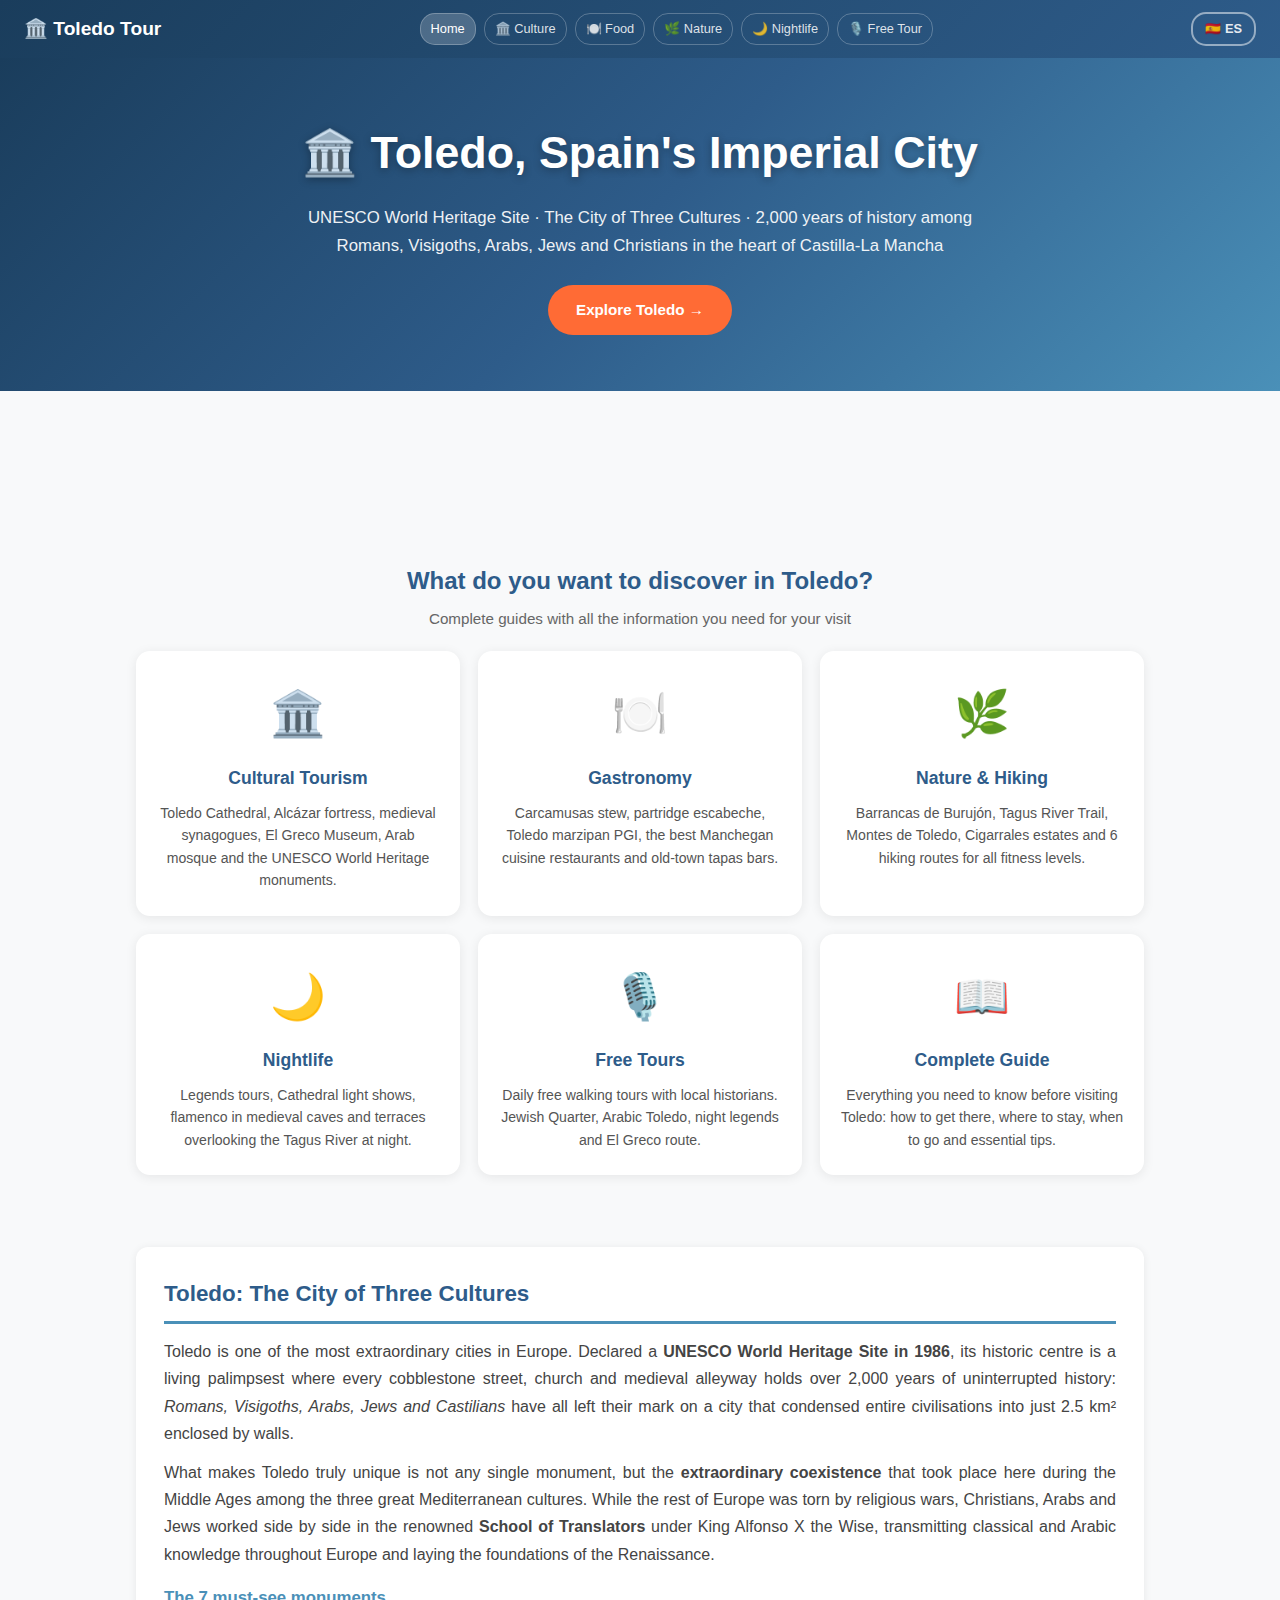
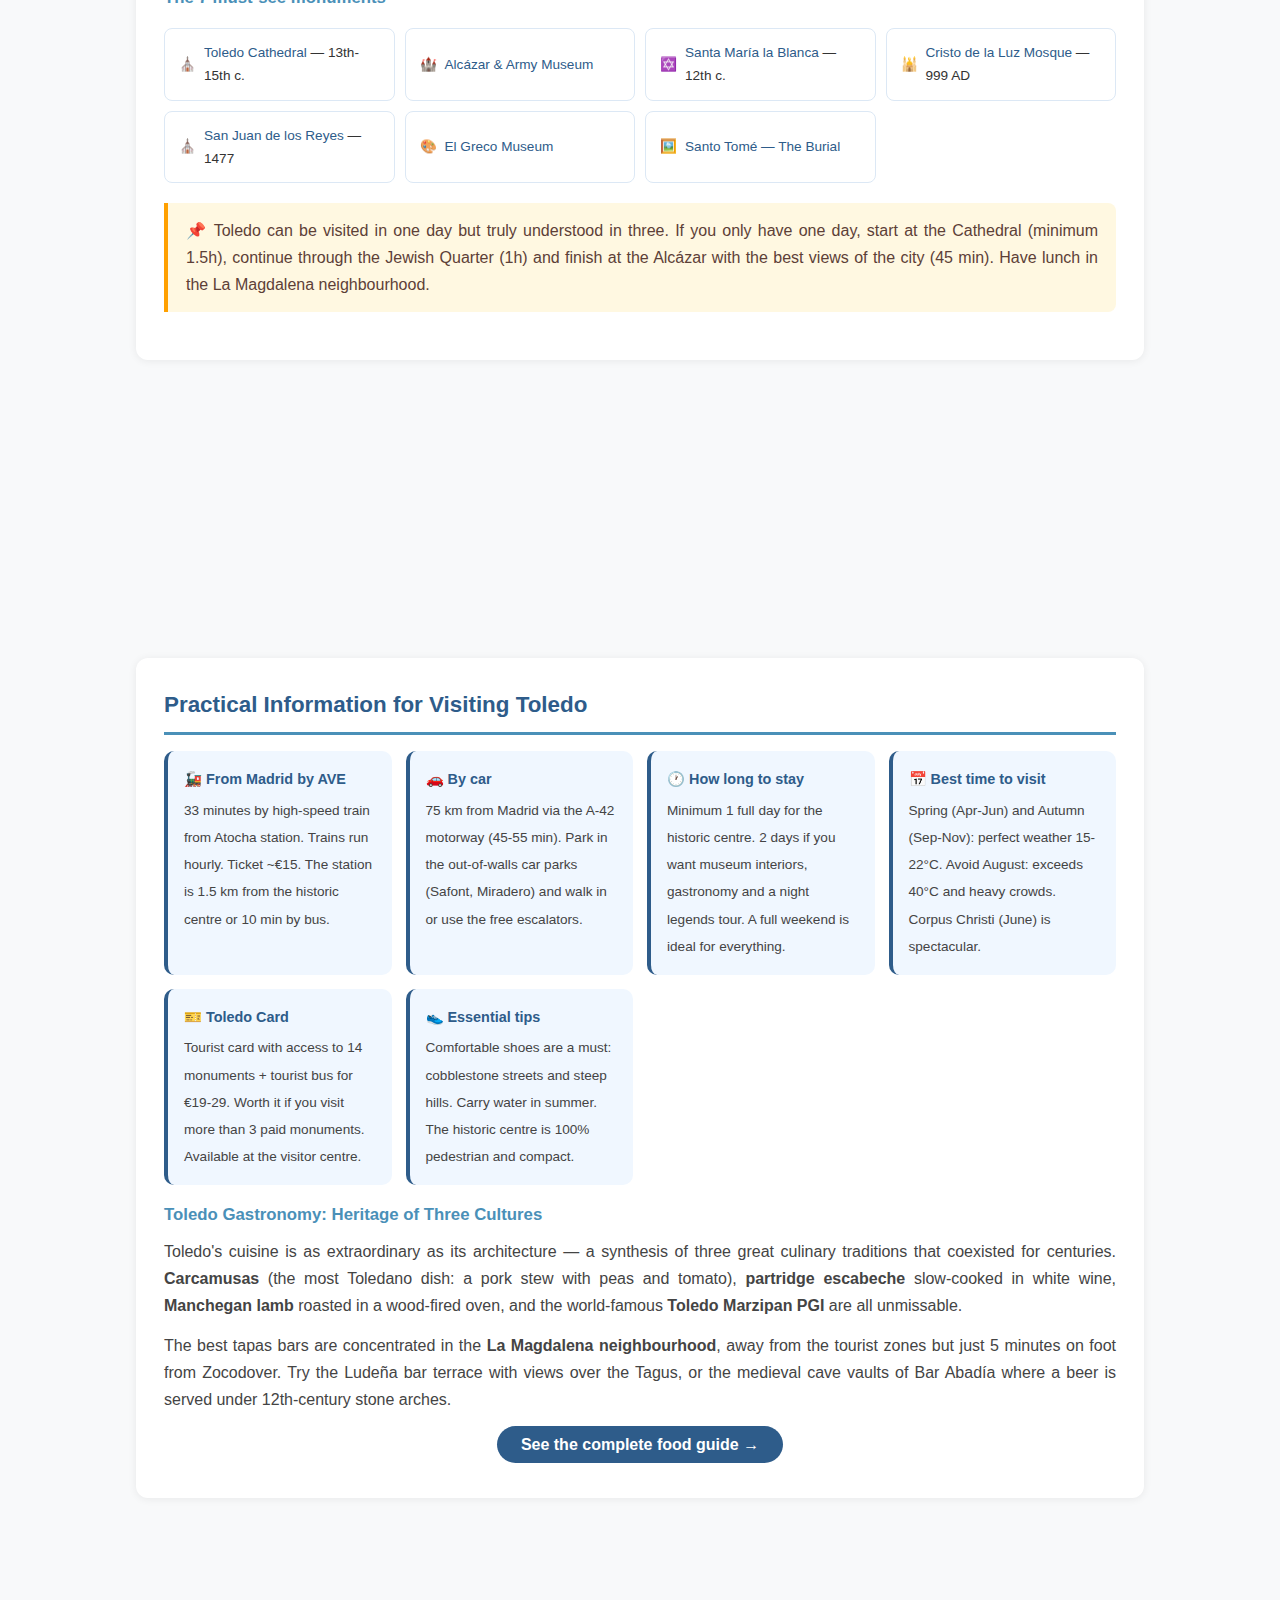
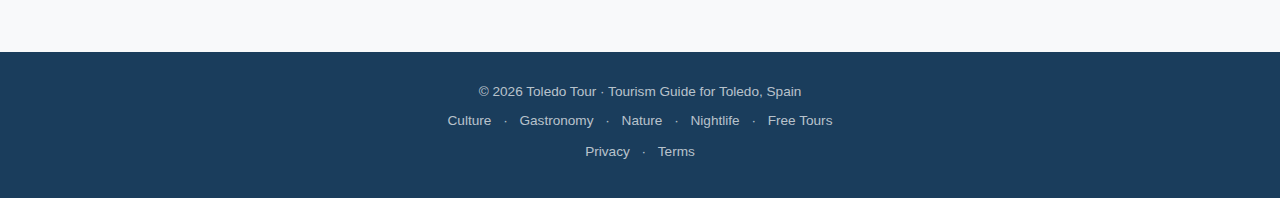
<file: web/en/index.html>
<!DOCTYPE html>
<html lang="en">
<head>
  <meta charset="UTF-8">
  <meta name="viewport" content="width=device-width, initial-scale=1.0">
  <meta name="description" content="Toledo Travel Guide - Complete guide to Toledo, Spain's Imperial City. UNESCO World Heritage monuments, Manchegan cuisine, hiking, nightlife and free tours.">
  <meta name="keywords" content="Toledo tourism, Toledo travel guide, Imperial City Spain, Toledo Cathedral, Toledo Alcazar, marzipan Toledo, cultural tourism, Manchegan food, free tour Toledo, hiking Toledo">
  <meta name="robots" content="index, follow">
  <meta name="author" content="Toledo Tour">
  <link rel="canonical" href="https://toledotour-752a0.web.app/en/">
  <link rel="alternate" hreflang="es" href="https://toledotour-752a0.web.app/">
  <link rel="alternate" hreflang="en" href="https://toledotour-752a0.web.app/en/">
  <link rel="icon" type="image/svg+xml" href="../favicon.svg"/>
  <meta property="og:type" content="website">
  <meta property="og:url" content="https://toledotour-752a0.web.app/en/">
  <meta property="og:title" content="Toledo Travel Guide - Complete Guide to Spain's Imperial City">
  <meta property="og:description" content="Discover Toledo: UNESCO World Heritage monuments, Manchegan gastronomy, nature routes, nightlife and free tours with local historians.">
  <title>Toledo Travel Guide - Complete Guide to Spain's Imperial City</title>
  <script async src="https://pagead2.googlesyndication.com/pagead/js/adsbygoogle.js?client=ca-pub-3765163856747312" crossorigin="anonymous"></script>
  <style>
    *{box-sizing:border-box;margin:0;padding:0}
    body{font-family:"Segoe UI",Tahoma,Geneva,Verdana,sans-serif;line-height:1.7;color:#333;background:#f8f9fa}
    a{color:#2E5C8A;text-decoration:none} a:hover{text-decoration:underline}
    .site-nav{background:linear-gradient(135deg,#1a3d5c,#2E5C8A);padding:12px 24px;display:flex;align-items:center;justify-content:space-between;flex-wrap:wrap;gap:10px}
    .nav-logo{color:white;font-size:1.2rem;font-weight:700}
    .nav-links{display:flex;gap:8px;flex-wrap:wrap}
    .nav-links a{color:rgba(255,255,255,0.85);font-size:0.8rem;padding:4px 10px;border-radius:15px;border:1px solid rgba(255,255,255,0.25)}
    .nav-links a:hover,.nav-links a.active{background:rgba(255,255,255,0.2);text-decoration:none;color:white}
    .hero{background:linear-gradient(135deg,#1a3d5c 0%,#2E5C8A 50%,#4A90B8 100%);color:white;padding:56px 24px;text-align:center}
    .hero h1{font-size:clamp(1.8rem,4vw,2.8rem);font-weight:800;margin-bottom:14px;text-shadow:0 2px 8px rgba(0,0,0,0.3)}
    .hero p{max-width:680px;margin:0 auto 24px;opacity:0.92;font-size:1.05rem}
    .hero-btns{display:flex;gap:12px;justify-content:center;flex-wrap:wrap}
    .btn-primary{background:#FF6B35;color:white;padding:12px 28px;border-radius:25px;font-weight:700;font-size:0.95rem}
    .btn-primary:hover{opacity:0.88;text-decoration:none;color:white}
    .container{max-width:1040px;margin:0 auto;padding:0 16px}
    .section{padding:32px 0}
    .section-title{color:#2E5C8A;font-size:1.5rem;font-weight:700;margin-bottom:20px;text-align:center}
    .section-title span{display:block;font-size:0.95rem;font-weight:400;color:#666;margin-top:4px}
    .cards-grid{display:grid;grid-template-columns:repeat(auto-fill,minmax(260px,1fr));gap:18px;margin:20px 0}
    .card{background:white;border-radius:14px;padding:24px 20px;text-align:center;box-shadow:0 2px 12px rgba(0,0,0,0.08);transition:transform 0.2s,box-shadow 0.2s;display:block;color:inherit}
    .card:hover{transform:translateY(-4px);box-shadow:0 6px 24px rgba(46,92,138,0.15);text-decoration:none;color:inherit}
    .card-icon{font-size:2.8rem;margin-bottom:12px}
    .card h3{color:#2E5C8A;font-size:1.1rem;margin-bottom:8px}
    .card p{color:#555;font-size:0.88rem;line-height:1.6}
    .cb{background:white;border-radius:12px;padding:28px;margin:20px 0;box-shadow:0 1px 8px rgba(0,0,0,0.07)}
    .cb h2{color:#2E5C8A;font-size:1.4rem;margin-bottom:14px;border-bottom:3px solid #4A90B8;padding-bottom:8px}
    .cb h3{color:#4A90B8;font-size:1.05rem;margin:16px 0 8px}
    .cb p{color:#444;margin-bottom:12px;text-align:justify}
    .cb ul{color:#444;padding-left:20px;margin-bottom:14px} .cb ul li{margin-bottom:6px}
    .info-grid{display:grid;grid-template-columns:repeat(auto-fill,minmax(220px,1fr));gap:14px;margin:16px 0}
    .info-item{background:#f0f7ff;border-radius:10px;padding:16px;border-left:4px solid #2E5C8A}
    .info-item strong{display:block;color:#2E5C8A;font-size:0.9rem;margin-bottom:4px}
    .info-item span{color:#444;font-size:0.85rem}
    .monuments-list{display:grid;grid-template-columns:repeat(auto-fill,minmax(200px,1fr));gap:10px;margin:16px 0}
    .monument{background:#fff;border:1px solid #dce8f5;border-radius:8px;padding:12px 14px;display:flex;align-items:center;gap:8px}
    .monument span{font-size:0.85rem;color:#333}
    .hbox{background:#fff8e1;border-left:4px solid #FFA000;padding:14px 18px;border-radius:0 8px 8px 0;margin:20px 0}
    .hbox p{margin:0;color:#5D4037;font-weight:500}
    .ad-unit{min-height:90px;margin:24px 0;overflow:hidden}
    .footer-simple{background:#1a3d5c;color:rgba(255,255,255,0.7);padding:28px 24px;text-align:center;margin-top:40px;font-size:0.85rem}
    .footer-simple a{color:rgba(255,255,255,0.7);margin:0 8px}
    .footer-simple p{margin-bottom:6px}
    .lang-btn{color:rgba(255,255,255,0.9);font-size:0.8rem;padding:4px 12px;border-radius:15px;border:2px solid rgba(255,255,255,0.5);font-weight:700;white-space:nowrap;text-decoration:none}.lang-btn:hover{background:rgba(255,255,255,0.25);text-decoration:none;color:white}
    @media(max-width:600px){.site-nav{flex-direction:column}.hero{padding:36px 16px}}
  </style>
</head>
<body>

<nav class="site-nav">
  <a href="/en/" class="nav-logo">🏛️ Toledo Tour</a>
  <div class="nav-links">
    <a href="/en/" class="active">Home</a>
    <a href="/en/cultural-tourism">🏛️ Culture</a>
    <a href="/en/gastronomy">🍽️ Food</a>
    <a href="/en/nature">🌿 Nature</a>
    <a href="/en/nightlife">🌙 Nightlife</a>
    <a href="/en/free-tour">🎙️ Free Tour</a>
  </div>
  <a href="/" class="lang-btn">🇪🇸 ES</a>
</nav>

<div class="hero">
  <h1>🏛️ Toledo, Spain's Imperial City</h1>
  <p>UNESCO World Heritage Site · The City of Three Cultures · 2,000 years of history among Romans, Visigoths, Arabs, Jews and Christians in the heart of Castilla-La Mancha</p>
  <div class="hero-btns">
    <a href="/en/cultural-tourism" class="btn-primary">Explore Toledo →</a>
  </div>
</div>

<div class="container">

  <div class="ad-unit">
    <ins class="adsbygoogle" style="display:block;width:100%;min-height:90px" data-ad-client="ca-pub-3765163856747312" data-ad-slot="6789012345" data-ad-format="horizontal" data-full-width-responsive="true"></ins>
    <script>(adsbygoogle = window.adsbygoogle || []).push({});</script>
  </div>

  <div class="section">
    <div class="section-title">What do you want to discover in Toledo?<span>Complete guides with all the information you need for your visit</span></div>
    <div class="cards-grid">
      <a href="/en/cultural-tourism" class="card">
        <div class="card-icon">🏛️</div>
        <h3>Cultural Tourism</h3>
        <p>Toledo Cathedral, Alcázar fortress, medieval synagogues, El Greco Museum, Arab mosque and the UNESCO World Heritage monuments.</p>
      </a>
      <a href="/en/gastronomy" class="card">
        <div class="card-icon">🍽️</div>
        <h3>Gastronomy</h3>
        <p>Carcamusas stew, partridge escabeche, Toledo marzipan PGI, the best Manchegan cuisine restaurants and old-town tapas bars.</p>
      </a>
      <a href="/en/nature" class="card">
        <div class="card-icon">🌿</div>
        <h3>Nature &amp; Hiking</h3>
        <p>Barrancas de Burujón, Tagus River Trail, Montes de Toledo, Cigarrales estates and 6 hiking routes for all fitness levels.</p>
      </a>
      <a href="/en/nightlife" class="card">
        <div class="card-icon">🌙</div>
        <h3>Nightlife</h3>
        <p>Legends tours, Cathedral light shows, flamenco in medieval caves and terraces overlooking the Tagus River at night.</p>
      </a>
      <a href="/en/free-tour" class="card">
        <div class="card-icon">🎙️</div>
        <h3>Free Tours</h3>
        <p>Daily free walking tours with local historians. Jewish Quarter, Arabic Toledo, night legends and El Greco route.</p>
      </a>
      <a href="/guia-completa-toledo" class="card">
        <div class="card-icon">📖</div>
        <h3>Complete Guide</h3>
        <p>Everything you need to know before visiting Toledo: how to get there, where to stay, when to go and essential tips.</p>
      </a>
    </div>
  </div>

  <div class="cb">
    <h2>Toledo: The City of Three Cultures</h2>
    <p>Toledo is one of the most extraordinary cities in Europe. Declared a <strong>UNESCO World Heritage Site in 1986</strong>, its historic centre is a living palimpsest where every cobblestone street, church and medieval alleyway holds over 2,000 years of uninterrupted history: <em>Romans, Visigoths, Arabs, Jews and Castilians</em> have all left their mark on a city that condensed entire civilisations into just 2.5 km² enclosed by walls.</p>
    <p>What makes Toledo truly unique is not any single monument, but the <strong>extraordinary coexistence</strong> that took place here during the Middle Ages among the three great Mediterranean cultures. While the rest of Europe was torn by religious wars, Christians, Arabs and Jews worked side by side in the renowned <strong>School of Translators</strong> under King Alfonso X the Wise, transmitting classical and Arabic knowledge throughout Europe and laying the foundations of the Renaissance.</p>

    <h3>The 7 must-see monuments</h3>
    <div class="monuments-list">
      <div class="monument"><span>⛪</span><span><a href="/en/cultural-tourism">Toledo Cathedral</a> — 13th-15th c.</span></div>
      <div class="monument"><span>🏰</span><span><a href="/en/cultural-tourism">Alcázar &amp; Army Museum</a></span></div>
      <div class="monument"><span>✡️</span><span><a href="/en/cultural-tourism">Santa María la Blanca</a> — 12th c.</span></div>
      <div class="monument"><span>🕌</span><span><a href="/en/cultural-tourism">Cristo de la Luz Mosque</a> — 999 AD</span></div>
      <div class="monument"><span>⛪</span><span><a href="/en/cultural-tourism">San Juan de los Reyes</a> — 1477</span></div>
      <div class="monument"><span>🎨</span><span><a href="/en/cultural-tourism">El Greco Museum</a></span></div>
      <div class="monument"><span>🖼️</span><span><a href="/en/cultural-tourism">Santo Tomé — The Burial</a></span></div>
    </div>

    <div class="hbox">
      <p>📌 Toledo can be visited in one day but truly understood in three. If you only have one day, start at the Cathedral (minimum 1.5h), continue through the Jewish Quarter (1h) and finish at the Alcázar with the best views of the city (45 min). Have lunch in the La Magdalena neighbourhood.</p>
    </div>
  </div>

  <div class="ad-unit">
    <ins class="adsbygoogle" style="display:block;width:100%;min-height:250px" data-ad-client="ca-pub-3765163856747312" data-ad-slot="1234567890" data-ad-format="rectangle" data-full-width-responsive="true"></ins>
    <script>(adsbygoogle = window.adsbygoogle || []).push({});</script>
  </div>

  <div class="cb">
    <h2>Practical Information for Visiting Toledo</h2>
    <div class="info-grid">
      <div class="info-item"><strong>🚂 From Madrid by AVE</strong><span>33 minutes by high-speed train from Atocha station. Trains run hourly. Ticket ~€15. The station is 1.5 km from the historic centre or 10 min by bus.</span></div>
      <div class="info-item"><strong>🚗 By car</strong><span>75 km from Madrid via the A-42 motorway (45-55 min). Park in the out-of-walls car parks (Safont, Miradero) and walk in or use the free escalators.</span></div>
      <div class="info-item"><strong>🕐 How long to stay</strong><span>Minimum 1 full day for the historic centre. 2 days if you want museum interiors, gastronomy and a night legends tour. A full weekend is ideal for everything.</span></div>
      <div class="info-item"><strong>📅 Best time to visit</strong><span>Spring (Apr-Jun) and Autumn (Sep-Nov): perfect weather 15-22°C. Avoid August: exceeds 40°C and heavy crowds. Corpus Christi (June) is spectacular.</span></div>
      <div class="info-item"><strong>🎫 Toledo Card</strong><span>Tourist card with access to 14 monuments + tourist bus for €19-29. Worth it if you visit more than 3 paid monuments. Available at the visitor centre.</span></div>
      <div class="info-item"><strong>👟 Essential tips</strong><span>Comfortable shoes are a must: cobblestone streets and steep hills. Carry water in summer. The historic centre is 100% pedestrian and compact.</span></div>
    </div>

    <h3>Toledo Gastronomy: Heritage of Three Cultures</h3>
    <p>Toledo's cuisine is as extraordinary as its architecture — a synthesis of three great culinary traditions that coexisted for centuries. <strong>Carcamusas</strong> (the most Toledano dish: a pork stew with peas and tomato), <strong>partridge escabeche</strong> slow-cooked in white wine, <strong>Manchegan lamb</strong> roasted in a wood-fired oven, and the world-famous <strong>Toledo Marzipan PGI</strong> are all unmissable.</p>
    <p>The best tapas bars are concentrated in the <strong>La Magdalena neighbourhood</strong>, away from the tourist zones but just 5 minutes on foot from Zocodover. Try the Ludeña bar terrace with views over the Tagus, or the medieval cave vaults of Bar Abadía where a beer is served under 12th-century stone arches.</p>
    <p style="text-align:center;margin-top:18px"><a href="/en/gastronomy" style="background:#2E5C8A;color:white;padding:10px 24px;border-radius:20px;font-weight:600">See the complete food guide →</a></p>
  </div>

  <div class="ad-unit">
    <ins class="adsbygoogle" style="display:block;width:100%;min-height:90px" data-ad-client="ca-pub-3765163856747312" data-ad-slot="9876543210" data-ad-format="horizontal" data-full-width-responsive="true"></ins>
    <script>(adsbygoogle = window.adsbygoogle || []).push({});</script>
  </div>

</div>

<footer class="footer-simple">
  <p>© 2026 Toledo Tour · Tourism Guide for Toledo, Spain</p>
  <p>
    <a href="/en/cultural-tourism">Culture</a> ·
    <a href="/en/gastronomy">Gastronomy</a> ·
    <a href="/en/nature">Nature</a> ·
    <a href="/en/nightlife">Nightlife</a> ·
    <a href="/en/free-tour">Free Tours</a>
  </p>
  <p style="margin-top:8px"><a href="/privacy-policy">Privacy</a> · <a href="/terms-of-service">Terms</a></p>
</footer>
</body>
</html>
</file>
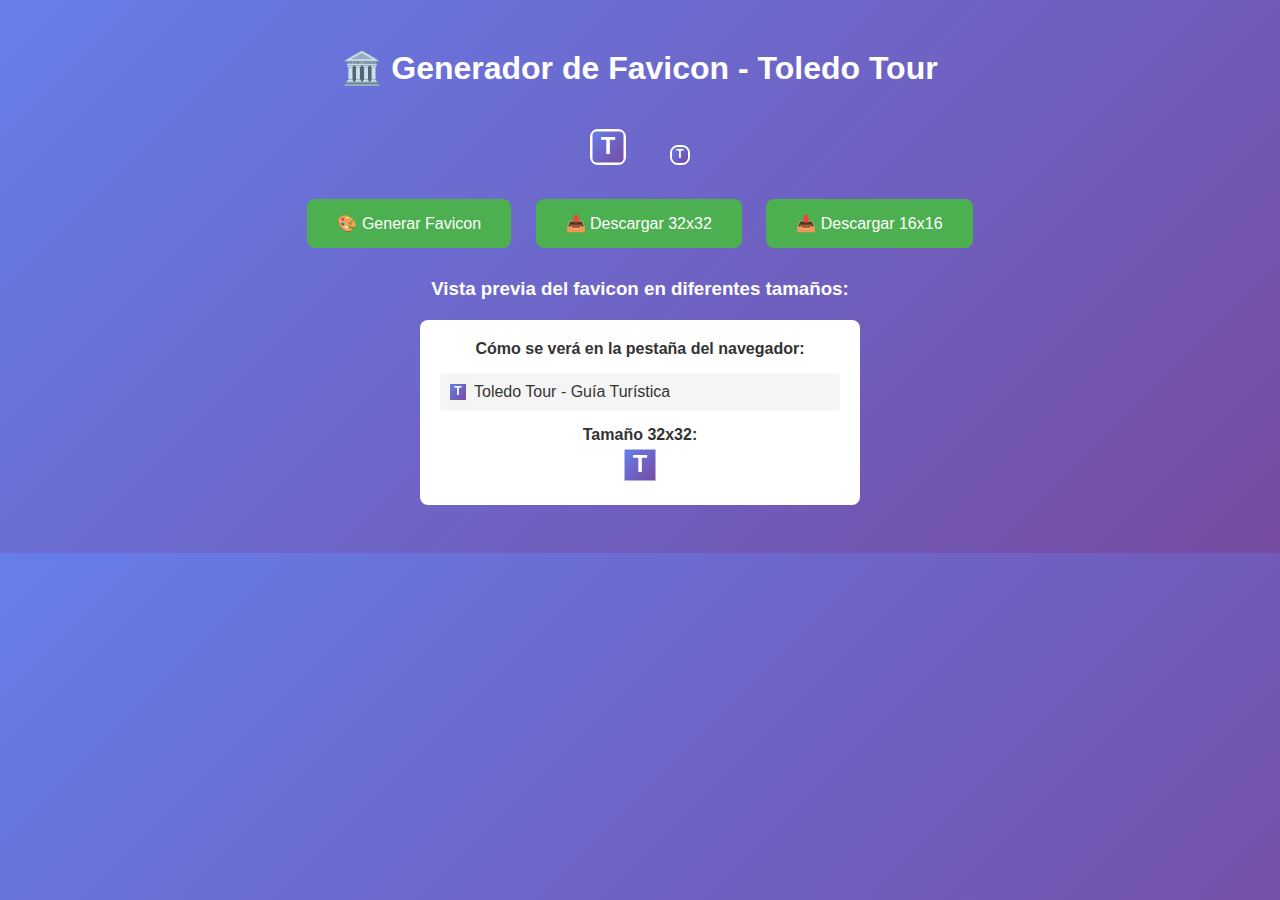
<file: favicon-generator.html>
<!DOCTYPE html>
<html>
<head>
    <title>Generador de Favicon - Toledo Tour</title>
    <style>
        body {
            font-family: Arial, sans-serif;
            background: linear-gradient(135deg, #667eea 0%, #764ba2 100%);
            color: white;
            text-align: center;
            padding: 20px;
        }
        canvas {
            border: 2px solid white;
            border-radius: 8px;
            margin: 20px;
        }
        button {
            background: #4CAF50;
            color: white;
            border: none;
            padding: 15px 30px;
            font-size: 16px;
            border-radius: 8px;
            cursor: pointer;
            margin: 10px;
        }
        button:hover {
            background: #45a049;
        }
    </style>
</head>
<body>
    <h1>🏛️ Generador de Favicon - Toledo Tour</h1>
    
    <canvas id="favicon32" width="32" height="32"></canvas>
    <canvas id="favicon16" width="16" height="16"></canvas>
    
    <div>
        <button onclick="generateFavicon()">🎨 Generar Favicon</button>
        <button onclick="downloadFavicon(32)">📥 Descargar 32x32</button>
        <button onclick="downloadFavicon(16)">📥 Descargar 16x16</button>
    </div>
    
    <div style="margin-top: 20px;">
        <h3>Vista previa del favicon en diferentes tamaños:</h3>
        <div id="preview"></div>
    </div>

    <script>
        function generateFavicon() {
            // Generar favicon de 32x32
            const canvas32 = document.getElementById('favicon32');
            const ctx32 = canvas32.getContext('2d');
            
            // Fondo degradado
            const gradient32 = ctx32.createLinearGradient(0, 0, 32, 32);
            gradient32.addColorStop(0, '#667eea');
            gradient32.addColorStop(1, '#764ba2');
            ctx32.fillStyle = gradient32;
            ctx32.fillRect(0, 0, 32, 32);
            
            // Borde
            ctx32.strokeStyle = '#ffffff';
            ctx32.lineWidth = 1;
            ctx32.strokeRect(0, 0, 32, 32);
            
            // Letra T
            ctx32.fillStyle = '#ffffff';
            ctx32.font = 'bold 24px Arial';
            ctx32.textAlign = 'center';
            ctx32.textBaseline = 'middle';
            ctx32.fillText('T', 16, 16);
            
            // Generar favicon de 16x16
            const canvas16 = document.getElementById('favicon16');
            const ctx16 = canvas16.getContext('2d');
            
            // Fondo degradado
            const gradient16 = ctx16.createLinearGradient(0, 0, 16, 16);
            gradient16.addColorStop(0, '#667eea');
            gradient16.addColorStop(1, '#764ba2');
            ctx16.fillStyle = gradient16;
            ctx16.fillRect(0, 0, 16, 16);
            
            // Letra T
            ctx16.fillStyle = '#ffffff';
            ctx16.font = 'bold 12px Arial';
            ctx16.textAlign = 'center';
            ctx16.textBaseline = 'middle';
            ctx16.fillText('T', 8, 8);
            
            // Mostrar vista previa
            updatePreview();
        }
        
        function updatePreview() {
            const canvas32 = document.getElementById('favicon32');
            const canvas16 = document.getElementById('favicon16');
            const preview = document.getElementById('preview');
            
            preview.innerHTML = `
                <div style="background: white; padding: 20px; border-radius: 8px; margin: 20px auto; max-width: 400px;">
                    <div style="color: #333; margin-bottom: 15px;">
                        <strong>Cómo se verá en la pestaña del navegador:</strong>
                    </div>
                    <div style="background: #f5f5f5; padding: 10px; border-radius: 4px; display: flex; align-items: center; color: #333;">
                        <img src="${canvas16.toDataURL()}" style="width: 16px; height: 16px; margin-right: 8px;">
                        <span>Toledo Tour - Guía Turística</span>
                    </div>
                    <div style="color: #333; margin-top: 15px;">
                        <strong>Tamaño 32x32:</strong><br>
                        <img src="${canvas32.toDataURL()}" style="width: 32px; height: 32px; margin-top: 5px;">
                    </div>
                </div>
            `;
        }
        
        function downloadFavicon(size) {
            const canvas = document.getElementById(`favicon${size}`);
            const link = document.createElement('a');
            link.download = `favicon-${size}x${size}.png`;
            link.href = canvas.toDataURL();
            link.click();
        }
        
        // Generar automáticamente al cargar
        window.onload = function() {
            generateFavicon();
        };
    </script>
</body>
</html>
</file>
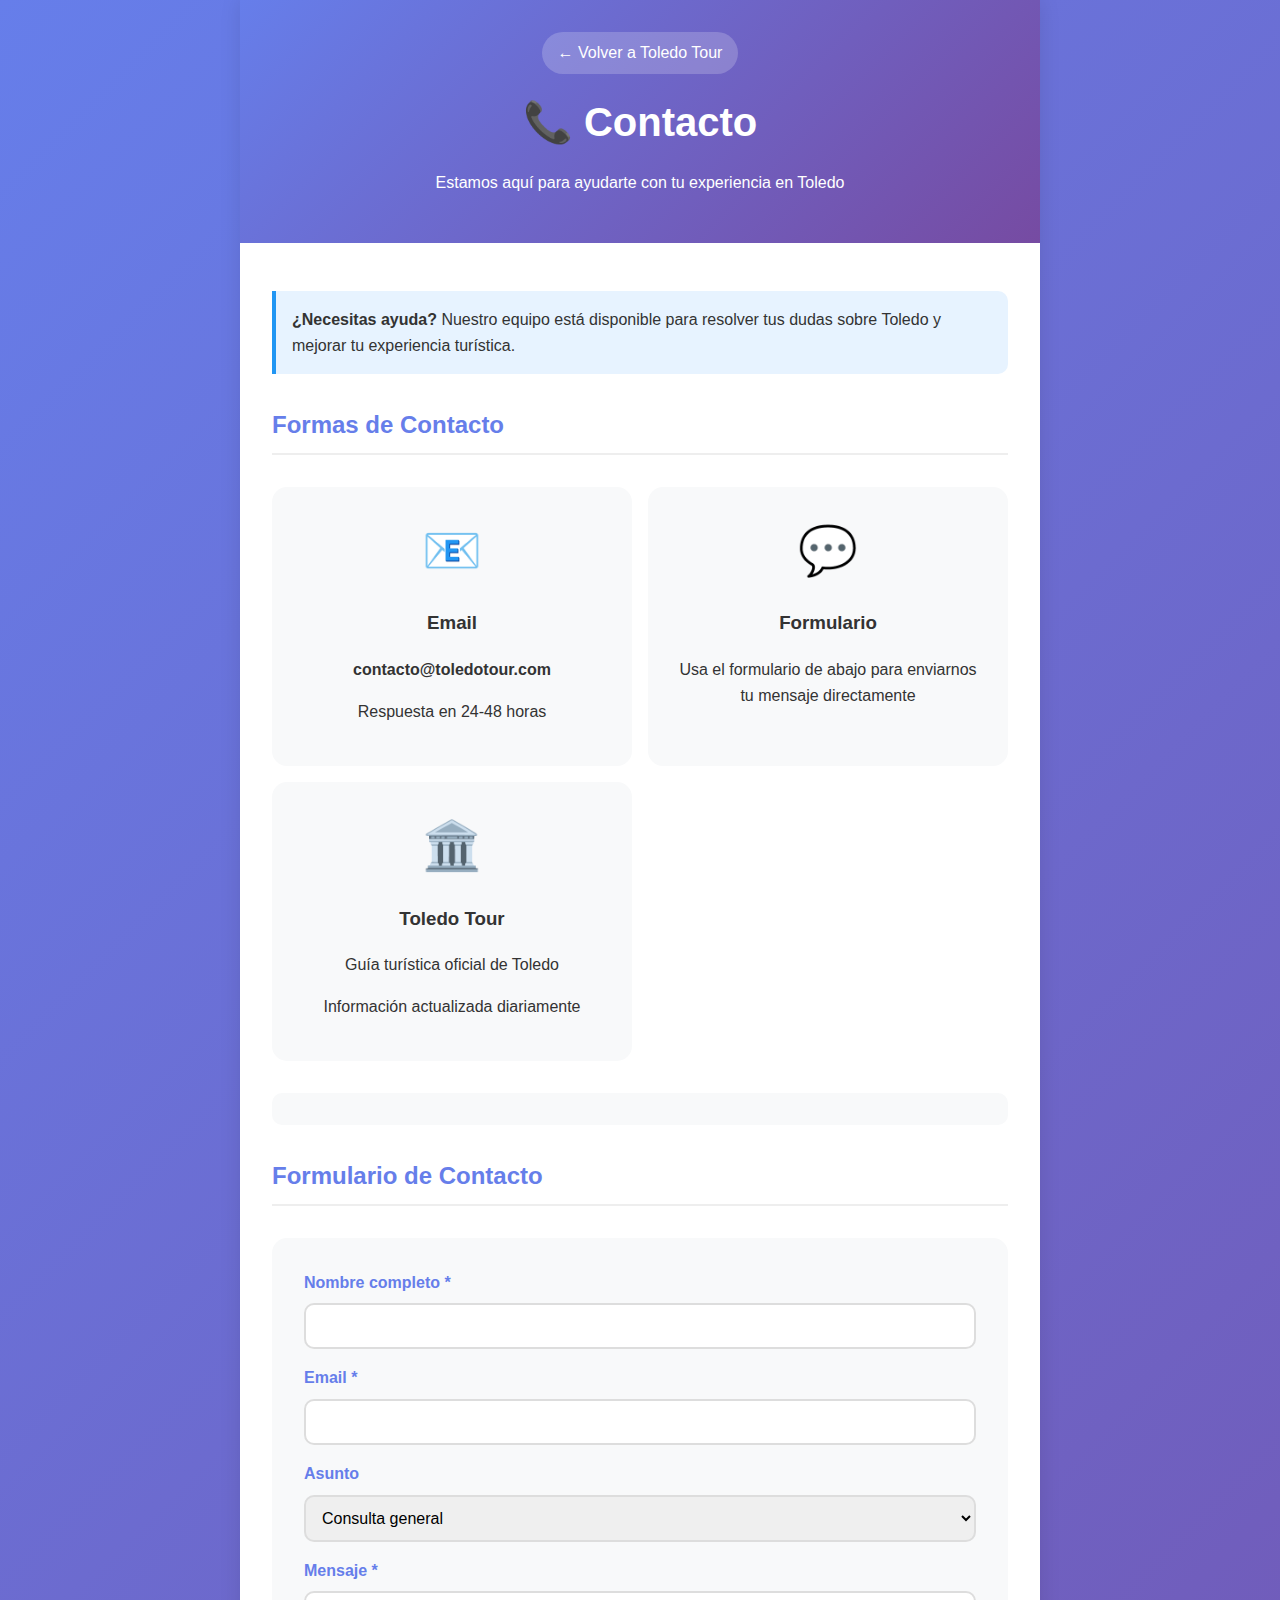
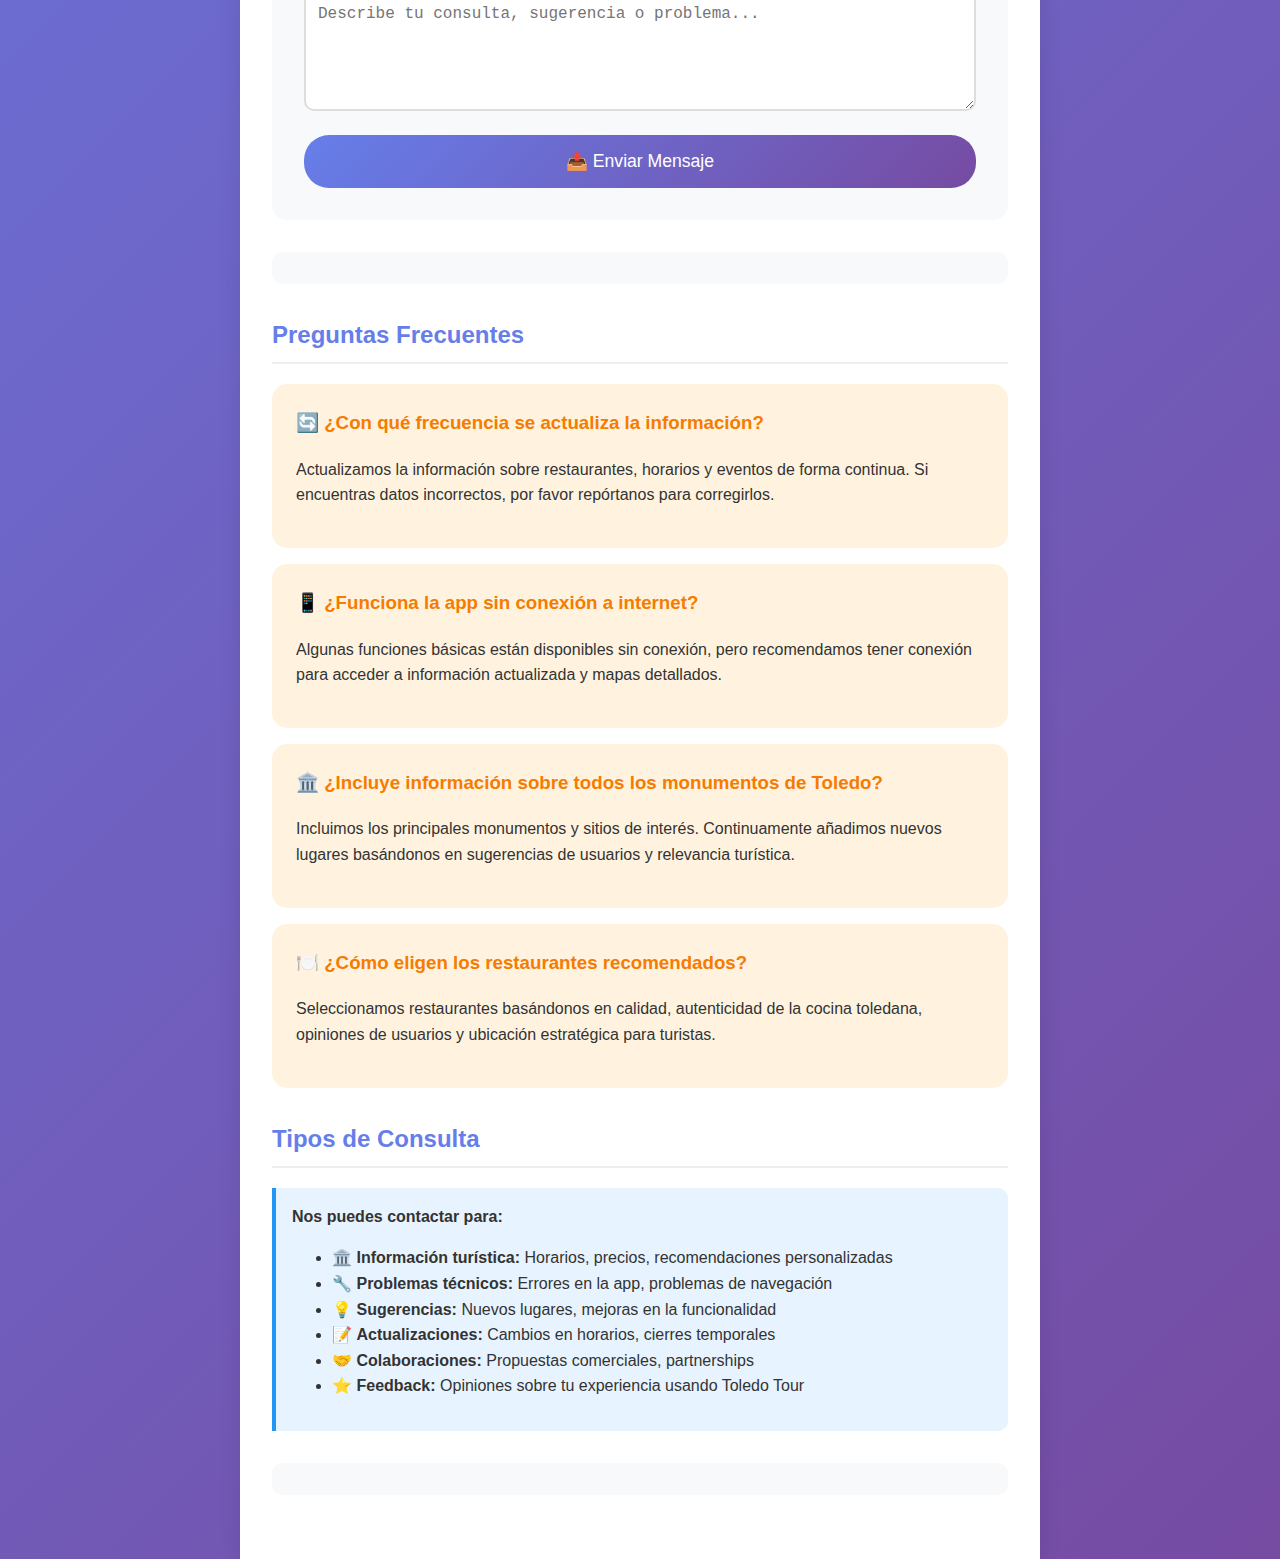
<file: web/contact.html>
<!DOCTYPE html>
<html lang="es">
<head>
    <meta charset="UTF-8">
    <meta name="viewport" content="width=device-width, initial-scale=1.0, viewport-fit=cover">
    <meta name="apple-mobile-web-app-capable" content="yes">
    <meta name="apple-mobile-web-app-status-bar-style" content="black">
    <meta name="apple-mobile-web-app-title" content="Toledo Tour">
    <meta name="mobile-web-app-capable" content="yes">
    <meta name="theme-color" content="#667eea">
    
    <title>Contacto - Toledo Tour</title>
    <meta name="description" content="Contacta con Toledo Tour. Envía tus sugerencias, comentarios o reporta problemas con nuestra guía turística de Toledo.">
    
    <link rel="canonical" href="https://toledotour.com/contact.html">
    <link rel="manifest" href="manifest.json">
    <link rel="icon" type="image/png" href="favicon.png">
    <link rel="apple-touch-icon" href="icons/Icon-192.png">
    
    <!-- Google AdSense -->
    <script async src="https://pagead2.googlesyndication.com/pagead/js/adsbygoogle.js?client=ca-pub-3765163856747312" crossorigin="anonymous"></script>
    
    <style>
        body {
            font-family: -apple-system, BlinkMacSystemFont, 'Segoe UI', Roboto, Arial, sans-serif;
            margin: 0;
            padding: 0;
            background: linear-gradient(135deg, #667eea 0%, #764ba2 100%);
            color: #333;
            line-height: 1.6;
        }
        
        .container {
            max-width: 800px;
            margin: 0 auto;
            background: white;
            min-height: 100vh;
            box-shadow: 0 0 20px rgba(0,0,0,0.1);
        }
        
        .header {
            background: linear-gradient(135deg, #667eea 0%, #764ba2 100%);
            color: white;
            padding: 2rem 1rem;
            text-align: center;
        }
        
        .back-btn {
            display: inline-block;
            background: rgba(255,255,255,0.2);
            color: white;
            padding: 0.5rem 1rem;
            text-decoration: none;
            border-radius: 25px;
            margin-bottom: 1rem;
            transition: background 0.3s;
        }
        
        .back-btn:hover {
            background: rgba(255,255,255,0.3);
        }
        
        .content {
            padding: 2rem;
        }
        
        h1 {
            margin: 0;
            font-size: 2.5em;
        }
        
        h2 {
            color: #667eea;
            margin-top: 2rem;
            padding-bottom: 0.5rem;
            border-bottom: 2px solid #eee;
        }
        
        .contact-methods {
            display: grid;
            grid-template-columns: repeat(auto-fit, minmax(250px, 1fr));
            gap: 1rem;
            margin: 2rem 0;
        }
        
        .contact-card {
            background: #f8f9fa;
            padding: 1.5rem;
            border-radius: 15px;
            text-align: center;
            transition: transform 0.3s, box-shadow 0.3s;
            border: 2px solid transparent;
        }
        
        .contact-card:hover {
            transform: translateY(-5px);
            box-shadow: 0 10px 25px rgba(0,0,0,0.1);
            border-color: #667eea;
        }
        
        .contact-icon {
            font-size: 3em;
            margin-bottom: 1rem;
        }
        
        .contact-form {
            background: #f8f9fa;
            padding: 2rem;
            border-radius: 15px;
            margin: 2rem 0;
        }
        
        .form-group {
            margin-bottom: 1rem;
        }
        
        .form-group label {
            display: block;
            margin-bottom: 0.5rem;
            color: #667eea;
            font-weight: bold;
        }
        
        .form-group input,
        .form-group select,
        .form-group textarea {
            width: 100%;
            padding: 0.75rem;
            border: 2px solid #ddd;
            border-radius: 10px;
            font-size: 1rem;
            transition: border-color 0.3s;
            box-sizing: border-box;
        }
        
        .form-group input:focus,
        .form-group select:focus,
        .form-group textarea:focus {
            outline: none;
            border-color: #667eea;
        }
        
        .form-group textarea {
            min-height: 120px;
            resize: vertical;
        }
        
        .submit-btn {
            background: linear-gradient(135deg, #667eea 0%, #764ba2 100%);
            color: white;
            padding: 1rem 2rem;
            border: none;
            border-radius: 25px;
            font-size: 1.1rem;
            cursor: pointer;
            transition: transform 0.3s, box-shadow 0.3s;
            width: 100%;
        }
        
        .submit-btn:hover {
            transform: translateY(-2px);
            box-shadow: 0 5px 15px rgba(0,0,0,0.2);
        }
        
        .ad-container {
            text-align: center;
            margin: 2rem 0;
            padding: 1rem;
            background: #f8f9fa;
            border-radius: 10px;
        }
        
        .highlight {
            background: #e7f3ff;
            padding: 1rem;
            border-left: 4px solid #2196F3;
            margin: 1rem 0;
            border-radius: 0 10px 10px 0;
        }
        
        .faq {
            background: #fff3e0;
            padding: 1.5rem;
            border-radius: 15px;
            margin: 1rem 0;
        }
        
        .faq h3 {
            color: #f57c00;
            margin-top: 0;
        }
        
        @media (max-width: 768px) {
            .header {
                padding: 1rem;
            }
            
            h1 {
                font-size: 2em;
            }
            
            .content {
                padding: 1rem;
            }
            
            .contact-methods {
                grid-template-columns: 1fr;
            }
            
            .contact-form {
                padding: 1rem;
            }
        }
    </style>
</head>
<body>
    <div class="container">
        <div class="header">
            <a href="index.html" class="back-btn">← Volver a Toledo Tour</a>
            <h1>📞 Contacto</h1>
            <p>Estamos aquí para ayudarte con tu experiencia en Toledo</p>
        </div>
        
        <div class="content">
            <div class="highlight">
                <strong>¿Necesitas ayuda?</strong> Nuestro equipo está disponible para resolver tus dudas sobre Toledo y mejorar tu experiencia turística.
            </div>
            
            <h2>Formas de Contacto</h2>
            
            <div class="contact-methods">
                <div class="contact-card">
                    <div class="contact-icon">📧</div>
                    <h3>Email</h3>
                    <p><strong>contacto@toledotour.com</strong></p>
                    <p>Respuesta en 24-48 horas</p>
                </div>
                
                <div class="contact-card">
                    <div class="contact-icon">💬</div>
                    <h3>Formulario</h3>
                    <p>Usa el formulario de abajo para enviarnos tu mensaje directamente</p>
                </div>
                
                <div class="contact-card">
                    <div class="contact-icon">🏛️</div>
                    <h3>Toledo Tour</h3>
                    <p>Guía turística oficial de Toledo</p>
                    <p>Información actualizada diariamente</p>
                </div>
            </div>
            
            <div class="ad-container">
                <ins class="adsbygoogle"
                     style="display:block"
                     data-ad-client="ca-pub-3765163856747312"
                     data-ad-slot="1234567890"
                     data-ad-format="auto"
                     data-full-width-responsive="true"></ins>
                <script>
                     (adsbygoogle = window.adsbygoogle || []).push({});
                </script>
            </div>
            
            <h2>Formulario de Contacto</h2>
            
            <div class="contact-form">
                <form id="contactForm" action="#" method="post">
                    <div class="form-group">
                        <label for="name">Nombre completo *</label>
                        <input type="text" id="name" name="name" required>
                    </div>
                    
                    <div class="form-group">
                        <label for="email">Email *</label>
                        <input type="email" id="email" name="email" required>
                    </div>
                    
                    <div class="form-group">
                        <label for="subject">Asunto</label>
                        <select id="subject" name="subject">
                            <option value="general">Consulta general</option>
                            <option value="suggestion">Sugerencia de mejora</option>
                            <option value="error">Reportar error</option>
                            <option value="business">Colaboración comercial</option>
                            <option value="content">Actualización de contenido</option>
                            <option value="technical">Problema técnico</option>
                        </select>
                    </div>
                    
                    <div class="form-group">
                        <label for="message">Mensaje *</label>
                        <textarea id="message" name="message" placeholder="Describe tu consulta, sugerencia o problema..." required></textarea>
                    </div>
                    
                    <button type="submit" class="submit-btn">📤 Enviar Mensaje</button>
                </form>
            </div>
            
            <div class="ad-container">
                <ins class="adsbygoogle"
                     style="display:block"
                     data-ad-client="ca-pub-3765163856747312"
                     data-ad-slot="1234567890"
                     data-ad-format="auto"
                     data-full-width-responsive="true"></ins>
                <script>
                     (adsbygoogle = window.adsbygoogle || []).push({});
                </script>
            </div>
            
            <h2>Preguntas Frecuentes</h2>
            
            <div class="faq">
                <h3>🔄 ¿Con qué frecuencia se actualiza la información?</h3>
                <p>Actualizamos la información sobre restaurantes, horarios y eventos de forma continua. Si encuentras datos incorrectos, por favor repórtanos para corregirlos.</p>
            </div>
            
            <div class="faq">
                <h3>📱 ¿Funciona la app sin conexión a internet?</h3>
                <p>Algunas funciones básicas están disponibles sin conexión, pero recomendamos tener conexión para acceder a información actualizada y mapas detallados.</p>
            </div>
            
            <div class="faq">
                <h3>🏛️ ¿Incluye información sobre todos los monumentos de Toledo?</h3>
                <p>Incluimos los principales monumentos y sitios de interés. Continuamente añadimos nuevos lugares basándonos en sugerencias de usuarios y relevancia turística.</p>
            </div>
            
            <div class="faq">
                <h3>🍽️ ¿Cómo eligen los restaurantes recomendados?</h3>
                <p>Seleccionamos restaurantes basándonos en calidad, autenticidad de la cocina toledana, opiniones de usuarios y ubicación estratégica para turistas.</p>
            </div>
            
            <h2>Tipos de Consulta</h2>
            
            <div class="highlight">
                <strong>Nos puedes contactar para:</strong>
                <ul>
                    <li>🏛️ <strong>Información turística:</strong> Horarios, precios, recomendaciones personalizadas</li>
                    <li>🔧 <strong>Problemas técnicos:</strong> Errores en la app, problemas de navegación</li>
                    <li>💡 <strong>Sugerencias:</strong> Nuevos lugares, mejoras en la funcionalidad</li>
                    <li>📝 <strong>Actualizaciones:</strong> Cambios en horarios, cierres temporales</li>
                    <li>🤝 <strong>Colaboraciones:</strong> Propuestas comerciales, partnerships</li>
                    <li>⭐ <strong>Feedback:</strong> Opiniones sobre tu experiencia usando Toledo Tour</li>
                </ul>
            </div>
            
            <div class="ad-container">
                <ins class="adsbygoogle"
                     style="display:block"
                     data-ad-client="ca-pub-3765163856747312"
                     data-ad-slot="1234567890"
                     data-ad-format="auto"
                     data-full-width-responsive="true"></ins>
                <script>
                     (adsbygoogle = window.adsbygoogle || []).push({});
                </script>
            </div>
        </div>
    </div>
    
    <script>
        document.getElementById('contactForm').addEventListener('submit', function(e) {
            e.preventDefault();
            
            // Simulate form submission
            const submitBtn = document.querySelector('.submit-btn');
            const originalText = submitBtn.textContent;
            
            submitBtn.textContent = '📤 Enviando...';
            submitBtn.disabled = true;
            
            setTimeout(() => {
                submitBtn.textContent = '✅ ¡Mensaje enviado!';
                setTimeout(() => {
                    submitBtn.textContent = originalText;
                    submitBtn.disabled = false;
                    this.reset();
                }, 2000);
            }, 1500);
        });
        
        // Initialize AdSense
        (adsbygoogle = window.adsbygoogle || []).push({});
    </script>
</body>
</html>
</file>
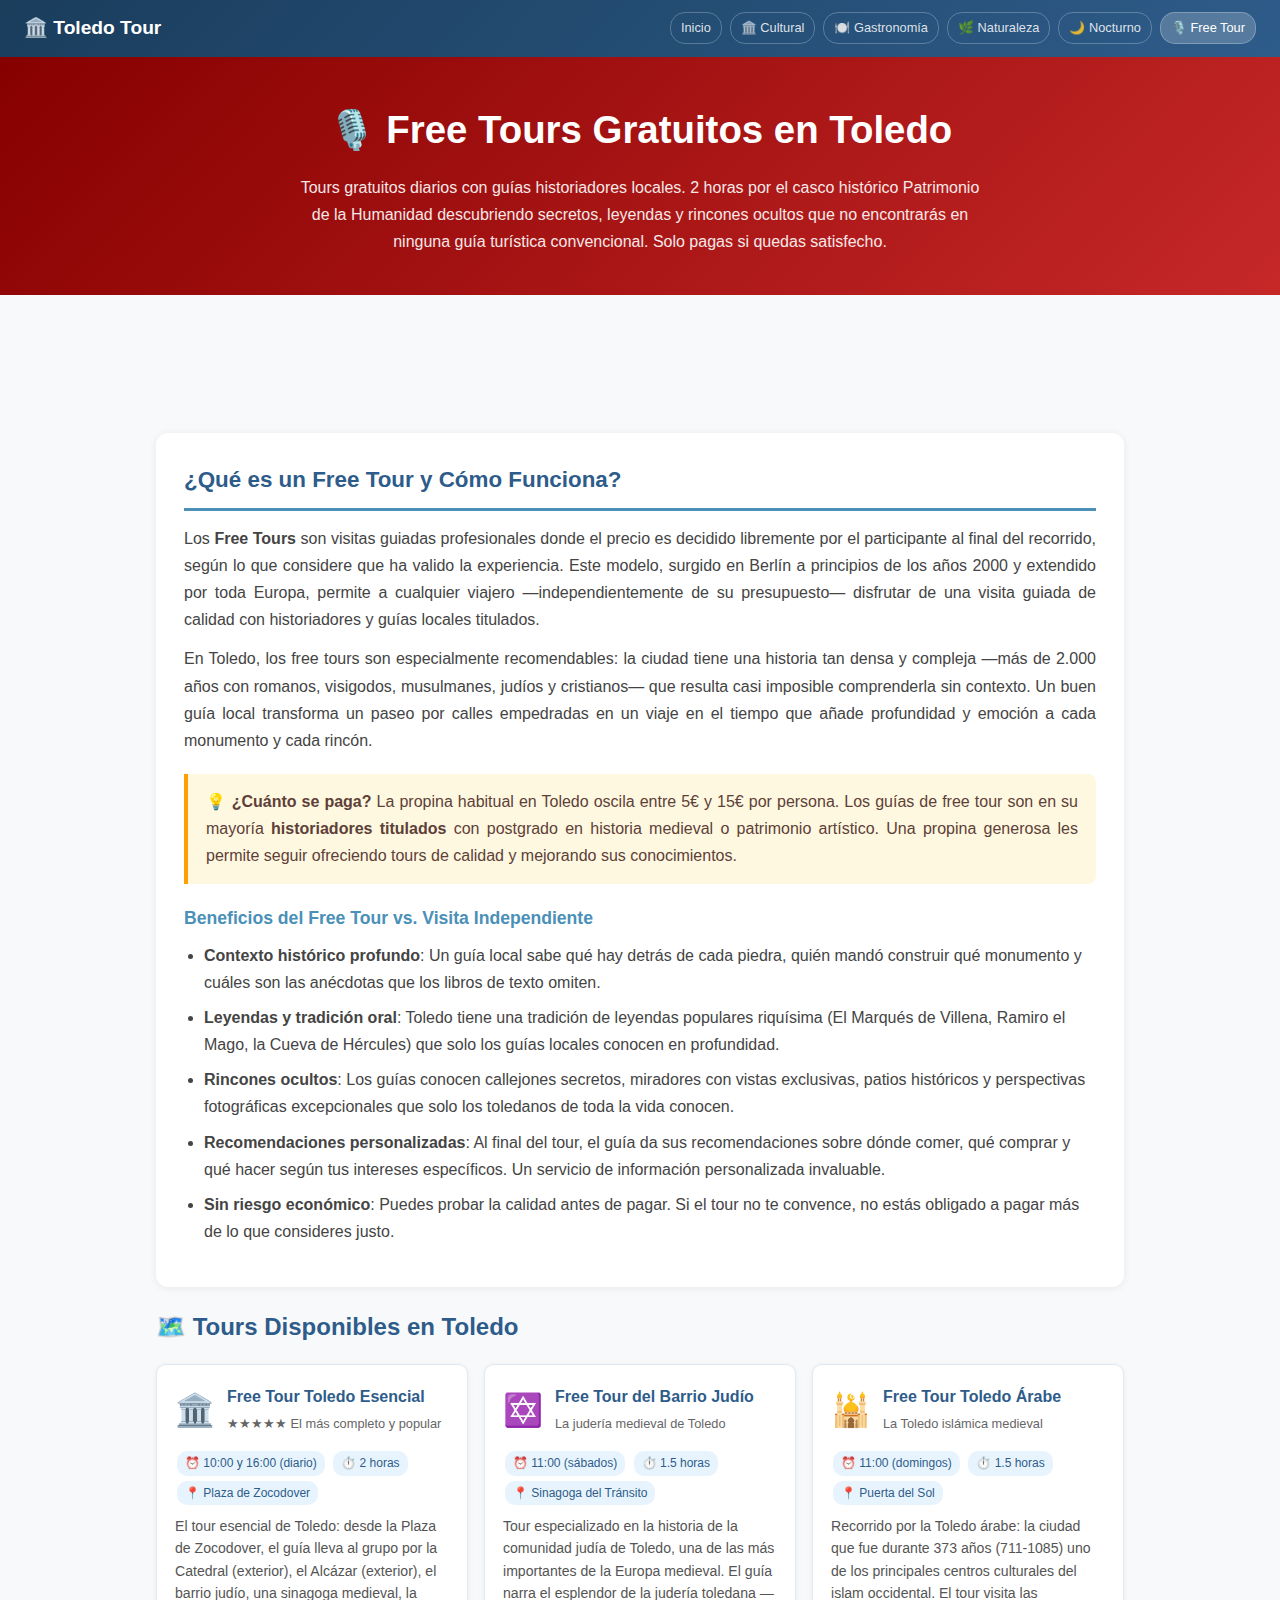
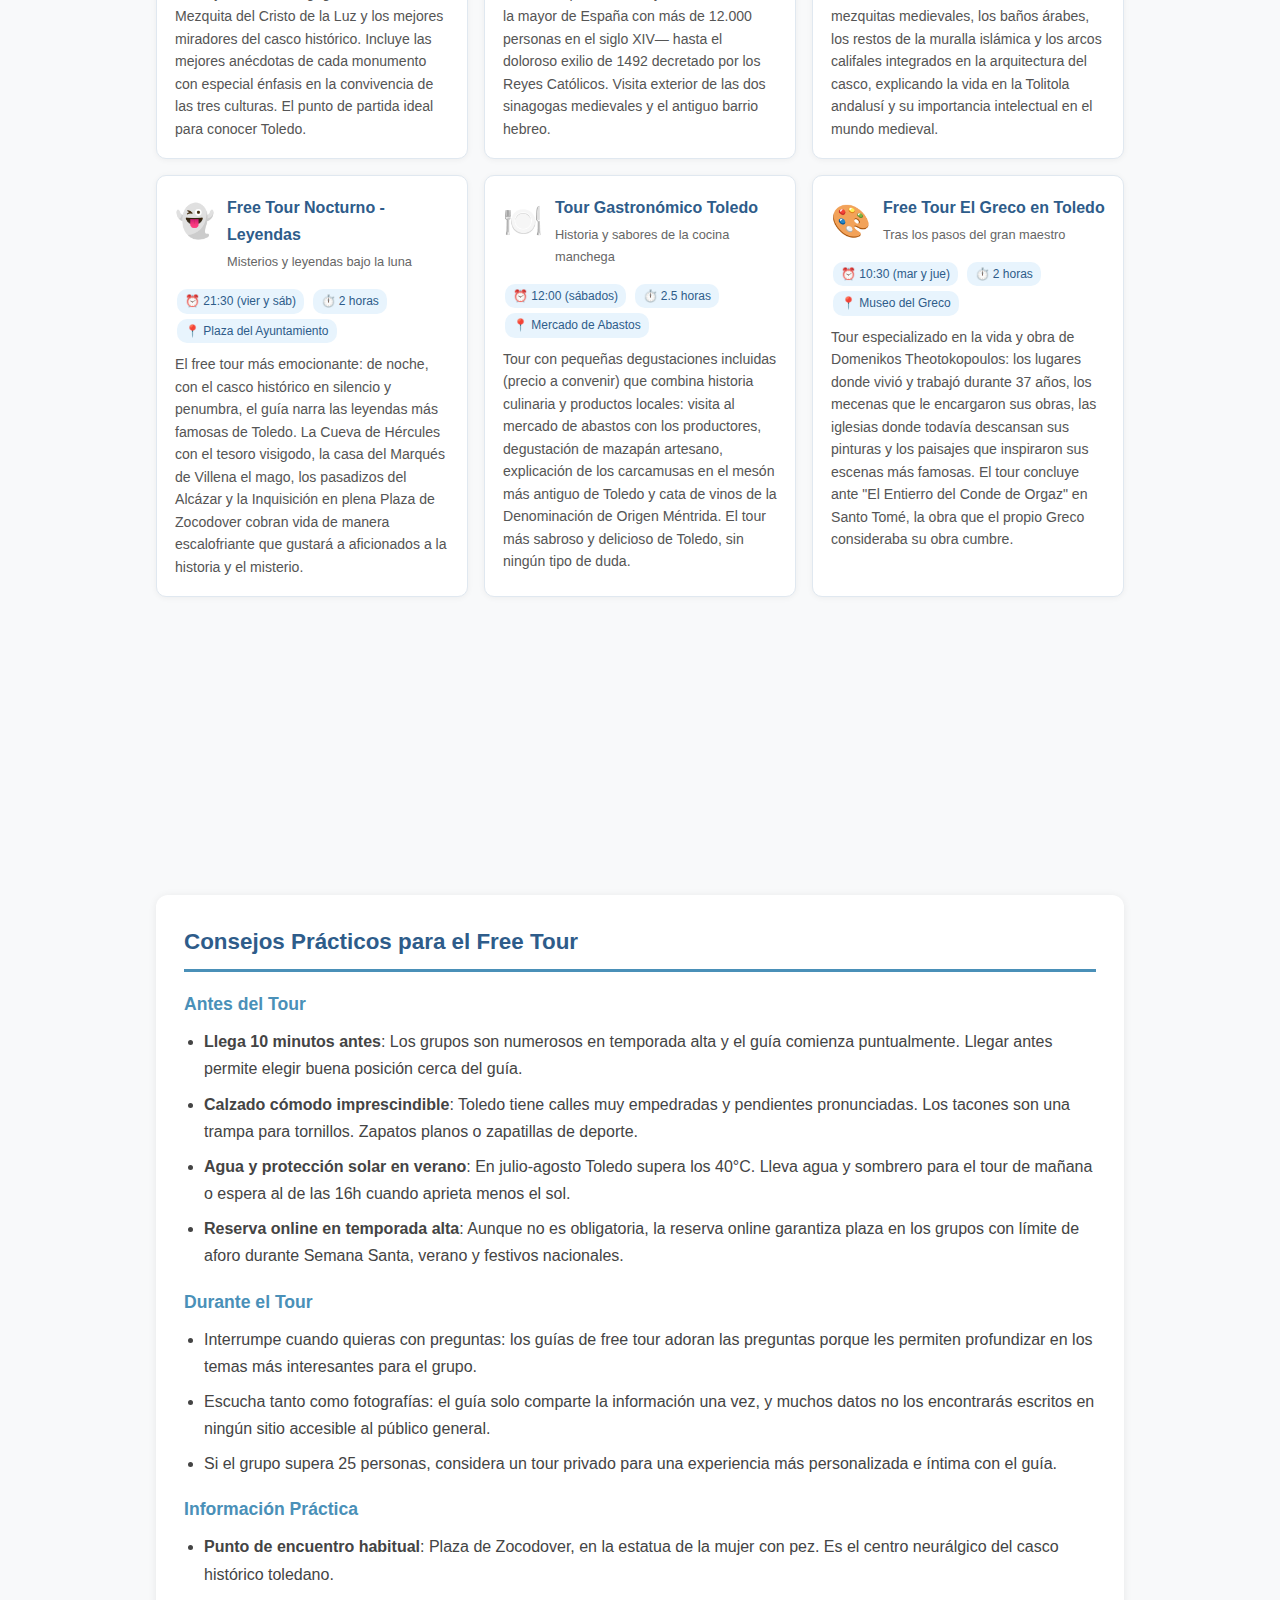
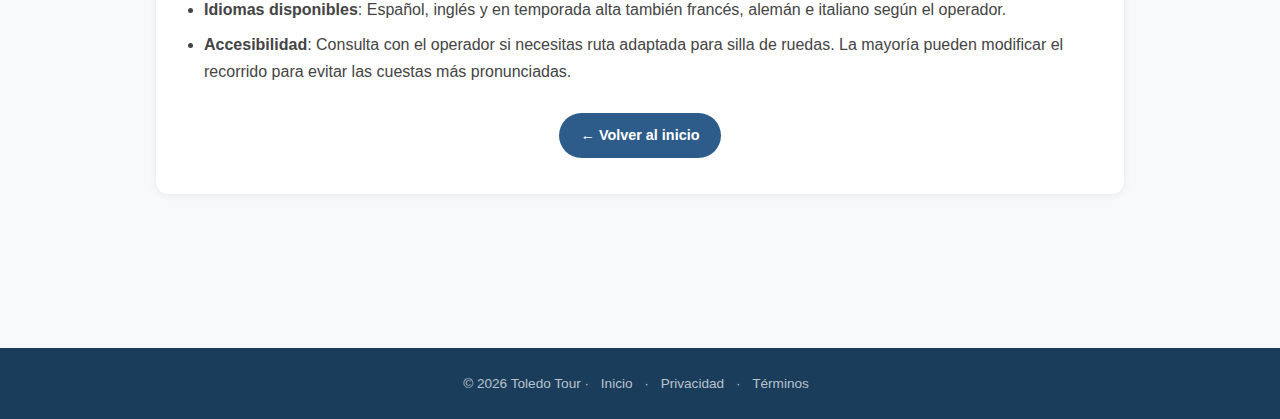
<file: web/free-tour.html>
<!DOCTYPE html>
<html lang="es">
<head>
  <meta charset="UTF-8">
  <meta name="viewport" content="width=device-width, initial-scale=1.0">
  <meta name="description" content="Free Tours gratuitos en Toledo - Tours guiados gratis por historiadores locales. Recorre el casco histórico Patrimonio de la Humanidad descubriendo secretos y leyendas medievales de Toledo.">
  <meta name="keywords" content="free tour Toledo, tour gratuito Toledo, visita guiada gratis Toledo, guía Toledo, recorrido Toledo, turismo Toledo, barrio judío Toledo, Toledo árabe">
  <meta name="robots" content="index, follow">
  <link rel="canonical" href="https://toledotour-752a0.web.app/free-tour.html">
  <link rel="icon" type="image/png" href="favicon.png"/>
  <title>Free Tours Gratuitos en Toledo - Visitas Guiadas con Historiadores | Toledo Tour</title>
  <script async src="https://pagead2.googlesyndication.com/pagead/js/adsbygoogle.js?client=ca-pub-3765163856747312" crossorigin="anonymous"></script>
  <style>
    *{box-sizing:border-box;margin:0;padding:0}
    body{font-family:"Segoe UI",Tahoma,Geneva,Verdana,sans-serif;line-height:1.7;color:#333;background:#f8f9fa}
    a{color:#2E5C8A;text-decoration:none} a:hover{text-decoration:underline}
    .site-nav{background:linear-gradient(135deg,#1a3d5c,#2E5C8A);padding:12px 24px;display:flex;align-items:center;justify-content:space-between;flex-wrap:wrap;gap:10px}
    .nav-logo{color:white;font-size:1.2rem;font-weight:700}
    .nav-links{display:flex;gap:8px;flex-wrap:wrap}
    .nav-links a{color:rgba(255,255,255,0.85);font-size:0.8rem;padding:4px 10px;border-radius:15px;border:1px solid rgba(255,255,255,0.25)}
    .nav-links a:hover,.nav-links a.active{background:rgba(255,255,255,0.2);text-decoration:none;color:white}
    .page-hero{color:white;padding:40px 24px;text-align:center;background:linear-gradient(135deg,#870000,#C62828)}
    .page-hero h1{font-size:clamp(1.6rem,3.5vw,2.4rem);font-weight:800;margin-bottom:12px}
    .page-hero p{max-width:700px;margin:0 auto;opacity:0.9;font-size:1rem}
    .container{max-width:1000px;margin:0 auto;padding:0 16px}
    .cb{background:white;border-radius:12px;padding:28px;margin:20px 0;box-shadow:0 1px 8px rgba(0,0,0,0.07)}
    .cb h2{color:#2E5C8A;font-size:1.4rem;margin-bottom:14px;border-bottom:3px solid #4A90B8;padding-bottom:8px}
    .cb h3{color:#4A90B8;font-size:1.1rem;margin:18px 0 8px}
    .cb p{color:#444;margin-bottom:12px;text-align:justify}
    .cb ul{color:#444;padding-left:20px;margin-bottom:14px} .cb ul li{margin-bottom:8px}
    .grid2{display:grid;grid-template-columns:repeat(auto-fill,minmax(280px,1fr));gap:16px;margin:16px 0}
    .item-card{border:1px solid #e0e8f0;border-radius:10px;padding:18px;background:white;box-shadow:0 1px 6px rgba(0,0,0,0.05);transition:box-shadow 0.2s}
    .item-card:hover{box-shadow:0 4px 16px rgba(46,92,138,0.1)}
    .ic-head{display:flex;gap:12px;align-items:flex-start;margin-bottom:10px}
    .ic-icon{font-size:2rem;flex-shrink:0}
    .ic-title{font-size:1rem;font-weight:700;color:#2E5C8A}
    .ic-sub{font-size:0.8rem;color:#666;margin:3px 0}
    .item-card p{font-size:0.88rem;color:#555;line-height:1.6;margin:0}
    .meta-badge{background:#e8f4fd;color:#2E5C8A;font-size:0.75rem;padding:2px 8px;border-radius:10px;margin:2px;display:inline-block}
    a.meta-badge{text-decoration:none;color:#2E5C8A}a.meta-badge:hover{background:#bee3f8;text-decoration:underline}
    .hbox{background:#fff8e1;border-left:4px solid #FFA000;padding:14px 18px;border-radius:0 8px 8px 0;margin:20px 0}
    .hbox p{margin:0;color:#5D4037;font-weight:500}
    .ad-unit{min-height:90px;margin:24px 0;overflow:hidden}
    .btn-app{display:inline-flex;align-items:center;gap:6px;background:#FF6B35;color:white;padding:10px 22px;border-radius:25px;font-weight:700;font-size:0.9rem;margin:8px 4px}
    .btn-app:hover{opacity:0.9;text-decoration:none;color:white}
    .btn-back{display:inline-flex;align-items:center;gap:6px;background:#2E5C8A;color:white;padding:10px 22px;border-radius:25px;font-weight:700;font-size:0.9rem;margin:8px 4px}
    .footer-simple{background:#1a3d5c;color:rgba(255,255,255,0.7);padding:24px;text-align:center;margin-top:40px;font-size:0.85rem}
    .footer-simple a{color:rgba(255,255,255,0.7);margin:0 8px}
    @media(max-width:600px){.site-nav{flex-direction:column}}
  </style>
</head>
<body>
<nav class="site-nav">
  <a href="index.html" class="nav-logo">🏛️ Toledo Tour</a>
  <div class="nav-links">
    <a href="index.html">Inicio</a>
    <a href="turismo-cultural.html">🏛️ Cultural</a>
    <a href="gastronomia.html">🍽️ Gastronomía</a>
    <a href="naturaleza.html">🌿 Naturaleza</a>
    <a href="vida-nocturna.html">🌙 Nocturno</a>
    <a href="free-tour.html" class="active">🎙️ Free Tour</a>
  </div>
</nav>

<div class="page-hero">
  <h1>🎙️ Free Tours Gratuitos en Toledo</h1>
  <p>Tours gratuitos diarios con guías historiadores locales. 2 horas por el casco histórico Patrimonio de la Humanidad descubriendo secretos, leyendas y rincones ocultos que no encontrarás en ninguna guía turística convencional. Solo pagas si quedas satisfecho.</p>
</div>

<div class="container">
  <div class="ad-unit">
    <ins class="adsbygoogle" style="display:block;width:100%;min-height:90px" data-ad-client="ca-pub-3765163856747312" data-ad-slot="6789012345" data-ad-format="horizontal" data-full-width-responsive="true"></ins>
    <script>(adsbygoogle = window.adsbygoogle || []).push({});</script>
  </div>

  <div class="cb">
    <h2>¿Qué es un Free Tour y Cómo Funciona?</h2>
    <p>Los <strong>Free Tours</strong> son visitas guiadas profesionales donde el precio es decidido libremente por el participante al final del recorrido, según lo que considere que ha valido la experiencia. Este modelo, surgido en Berlín a principios de los años 2000 y extendido por toda Europa, permite a cualquier viajero —independientemente de su presupuesto— disfrutar de una visita guiada de calidad con historiadores y guías locales titulados.</p>
    <p>En Toledo, los free tours son especialmente recomendables: la ciudad tiene una historia tan densa y compleja —más de 2.000 años con romanos, visigodos, musulmanes, judíos y cristianos— que resulta casi imposible comprenderla sin contexto. Un buen guía local transforma un paseo por calles empedradas en un viaje en el tiempo que añade profundidad y emoción a cada monumento y cada rincón.</p>

    <div class="hbox">
      <p>💡 <strong>¿Cuánto se paga?</strong> La propina habitual en Toledo oscila entre 5€ y 15€ por persona. Los guías de free tour son en su mayoría <strong>historiadores titulados</strong> con postgrado en historia medieval o patrimonio artístico. Una propina generosa les permite seguir ofreciendo tours de calidad y mejorando sus conocimientos.</p>
    </div>

    <h3>Beneficios del Free Tour vs. Visita Independiente</h3>
    <ul>
      <li><strong>Contexto histórico profundo</strong>: Un guía local sabe qué hay detrás de cada piedra, quién mandó construir qué monumento y cuáles son las anécdotas que los libros de texto omiten.</li>
      <li><strong>Leyendas y tradición oral</strong>: Toledo tiene una tradición de leyendas populares riquísima (El Marqués de Villena, Ramiro el Mago, la Cueva de Hércules) que solo los guías locales conocen en profundidad.</li>
      <li><strong>Rincones ocultos</strong>: Los guías conocen callejones secretos, miradores con vistas exclusivas, patios históricos y perspectivas fotográficas excepcionales que solo los toledanos de toda la vida conocen.</li>
      <li><strong>Recomendaciones personalizadas</strong>: Al final del tour, el guía da sus recomendaciones sobre dónde comer, qué comprar y qué hacer según tus intereses específicos. Un servicio de información personalizada invaluable.</li>
      <li><strong>Sin riesgo económico</strong>: Puedes probar la calidad antes de pagar. Si el tour no te convence, no estás obligado a pagar más de lo que consideres justo.</li>
    </ul>
  </div>

  <h2 style="color:#2E5C8A;font-size:1.5rem;margin:20px 0 12px">🗺️ Tours Disponibles en Toledo</h2>

  <div class="grid2">
    <div class="item-card">
      <div class="ic-head">
        <span class="ic-icon">🏛️</span>
        <div>
          <div class="ic-title">Free Tour Toledo Esencial</div>
          <div class="ic-sub">★★★★★ El más completo y popular</div>
        </div>
      </div>
      <span class="meta-badge">⏰ 10:00 y 16:00 (diario)</span>
      <span class="meta-badge">⏱️ 2 horas</span>
      <a href="https://maps.google.com/?q=Plaza+de+Zocodover+Toledo" target="_blank" rel="noopener" class="meta-badge">📍 Plaza de Zocodover</a>
      <p style="margin-top:8px">El tour esencial de Toledo: desde la Plaza de Zocodover, el guía lleva al grupo por la Catedral (exterior), el Alcázar (exterior), el barrio judío, una sinagoga medieval, la Mezquita del Cristo de la Luz y los mejores miradores del casco histórico. Incluye las mejores anécdotas de cada monumento con especial énfasis en la convivencia de las tres culturas. El punto de partida ideal para conocer Toledo.</p>
    </div>
    <div class="item-card">
      <div class="ic-head">
        <span class="ic-icon">✡️</span>
        <div>
          <div class="ic-title">Free Tour del Barrio Judío</div>
          <div class="ic-sub">La judería medieval de Toledo</div>
        </div>
      </div>
      <span class="meta-badge">⏰ 11:00 (sábados)</span>
      <span class="meta-badge">⏱️ 1.5 horas</span>
      <a href="https://maps.google.com/?q=Sinagoga+del+Tránsito+Toledo" target="_blank" rel="noopener" class="meta-badge">📍 Sinagoga del Tránsito</a>
      <p style="margin-top:8px">Tour especializado en la historia de la comunidad judía de Toledo, una de las más importantes de la Europa medieval. El guía narra el esplendor de la judería toledana —la mayor de España con más de 12.000 personas en el siglo XIV— hasta el doloroso exilio de 1492 decretado por los Reyes Católicos. Visita exterior de las dos sinagogas medievales y el antiguo barrio hebreo.</p>
    </div>
    <div class="item-card">
      <div class="ic-head">
        <span class="ic-icon">🕌</span>
        <div>
          <div class="ic-title">Free Tour Toledo Árabe</div>
          <div class="ic-sub">La Toledo islámica medieval</div>
        </div>
      </div>
      <span class="meta-badge">⏰ 11:00 (domingos)</span>
      <span class="meta-badge">⏱️ 1.5 horas</span>
      <a href="https://maps.google.com/?q=Puerta+del+Sol+Toledo" target="_blank" rel="noopener" class="meta-badge">📍 Puerta del Sol</a>
      <p style="margin-top:8px">Recorrido por la Toledo árabe: la ciudad que fue durante 373 años (711-1085) uno de los principales centros culturales del islam occidental. El tour visita las mezquitas medievales, los baños árabes, los restos de la muralla islámica y los arcos califales integrados en la arquitectura del casco, explicando la vida en la Tolitola andalusí y su importancia intelectual en el mundo medieval.</p>
    </div>
    <div class="item-card">
      <div class="ic-head">
        <span class="ic-icon">👻</span>
        <div>
          <div class="ic-title">Free Tour Nocturno - Leyendas</div>
          <div class="ic-sub">Misterios y leyendas bajo la luna</div>
        </div>
      </div>
      <span class="meta-badge">⏰ 21:30 (vier y sáb)</span>
      <span class="meta-badge">⏱️ 2 horas</span>
      <a href="https://maps.google.com/?q=Plaza+del+Ayuntamiento+Toledo" target="_blank" rel="noopener" class="meta-badge">📍 Plaza del Ayuntamiento</a>
      <p style="margin-top:8px">El free tour más emocionante: de noche, con el casco histórico en silencio y penumbra, el guía narra las leyendas más famosas de Toledo. La Cueva de Hércules con el tesoro visigodo, la casa del Marqués de Villena el mago, los pasadizos del Alcázar y la Inquisición en plena Plaza de Zocodover cobran vida de manera escalofriante que gustará a aficionados a la historia y el misterio.</p>
    </div>
    <div class="item-card">
      <div class="ic-head">
        <span class="ic-icon">🍽️</span>
        <div>
          <div class="ic-title">Tour Gastronómico Toledo</div>
          <div class="ic-sub">Historia y sabores de la cocina manchega</div>
        </div>
      </div>
      <span class="meta-badge">⏰ 12:00 (sábados)</span>
      <span class="meta-badge">⏱️ 2.5 horas</span>
      <a href="https://maps.google.com/?q=Mercado+de+Abastos+Toledo" target="_blank" rel="noopener" class="meta-badge">📍 Mercado de Abastos</a>
      <p style="margin-top:8px">Tour con pequeñas degustaciones incluidas (precio a convenir) que combina historia culinaria y productos locales: visita al mercado de abastos con los productores, degustación de mazapán artesano, explicación de los carcamusas en el mesón más antiguo de Toledo y cata de vinos de la Denominación de Origen Méntrida. El tour más sabroso y delicioso de Toledo, sin ningún tipo de duda.</p>
    </div>
    <div class="item-card">
      <div class="ic-head">
        <span class="ic-icon">🎨</span>
        <div>
          <div class="ic-title">Free Tour El Greco en Toledo</div>
          <div class="ic-sub">Tras los pasos del gran maestro</div>
        </div>
      </div>
      <span class="meta-badge">⏰ 10:30 (mar y jue)</span>
      <span class="meta-badge">⏱️ 2 horas</span>
      <a href="https://maps.google.com/?q=Museo+del+Greco+Toledo" target="_blank" rel="noopener" class="meta-badge">📍 Museo del Greco</a>
      <p style="margin-top:8px">Tour especializado en la vida y obra de Domenikos Theotokopoulos: los lugares donde vivió y trabajó durante 37 años, los mecenas que le encargaron sus obras, las iglesias donde todavía descansan sus pinturas y los paisajes que inspiraron sus escenas más famosas. El tour concluye ante "El Entierro del Conde de Orgaz" en Santo Tomé, la obra que el propio Greco consideraba su obra cumbre.</p>
    </div>
  </div>

  <div class="ad-unit">
    <ins class="adsbygoogle" style="display:block;width:100%;min-height:250px" data-ad-client="ca-pub-3765163856747312" data-ad-slot="1234567890" data-ad-format="rectangle" data-full-width-responsive="true"></ins>
    <script>(adsbygoogle = window.adsbygoogle || []).push({});</script>
  </div>

  <div class="cb">
    <h2>Consejos Prácticos para el Free Tour</h2>

    <h3>Antes del Tour</h3>
    <ul>
      <li><strong>Llega 10 minutos antes</strong>: Los grupos son numerosos en temporada alta y el guía comienza puntualmente. Llegar antes permite elegir buena posición cerca del guía.</li>
      <li><strong>Calzado cómodo imprescindible</strong>: Toledo tiene calles muy empedradas y pendientes pronunciadas. Los tacones son una trampa para tornillos. Zapatos planos o zapatillas de deporte.</li>
      <li><strong>Agua y protección solar en verano</strong>: En julio-agosto Toledo supera los 40°C. Lleva agua y sombrero para el tour de mañana o espera al de las 16h cuando aprieta menos el sol.</li>
      <li><strong>Reserva online en temporada alta</strong>: Aunque no es obligatoria, la reserva online garantiza plaza en los grupos con límite de aforo durante Semana Santa, verano y festivos nacionales.</li>
    </ul>

    <h3>Durante el Tour</h3>
    <ul>
      <li>Interrumpe cuando quieras con preguntas: los guías de free tour adoran las preguntas porque les permiten profundizar en los temas más interesantes para el grupo.</li>
      <li>Escucha tanto como fotografías: el guía solo comparte la información una vez, y muchos datos no los encontrarás escritos en ningún sitio accesible al público general.</li>
      <li>Si el grupo supera 25 personas, considera un tour privado para una experiencia más personalizada e íntima con el guía.</li>
    </ul>

    <h3>Información Práctica</h3>
    <ul>
      <li><strong>Punto de encuentro habitual</strong>: Plaza de Zocodover, en la estatua de la mujer con pez. Es el centro neurálgico del casco histórico toledano.</li>
      <li><strong>Idiomas disponibles</strong>: Español, inglés y en temporada alta también francés, alemán e italiano según el operador.</li>
      <li><strong>Accesibilidad</strong>: Consulta con el operador si necesitas ruta adaptada para silla de ruedas. La mayoría pueden modificar el recorrido para evitar las cuestas más pronunciadas.</li>
    </ul>

    <div style="text-align:center;margin-top:20px">
      <a href="index.html" class="btn-back">← Volver al inicio</a>
    </div>
  </div>

  <div class="ad-unit">
    <ins class="adsbygoogle" style="display:block;width:100%;min-height:90px" data-ad-client="ca-pub-3765163856747312" data-ad-slot="9876543210" data-ad-format="horizontal" data-full-width-responsive="true"></ins>
    <script>(adsbygoogle = window.adsbygoogle || []).push({});</script>
  </div>
</div>

<footer class="footer-simple">
  <p>© 2026 Toledo Tour · <a href="index.html">Inicio</a> · <a href="privacy-policy.html">Privacidad</a> · <a href="terms-of-service.html">Términos</a></p>
</footer>
</body>
</html>
</file>
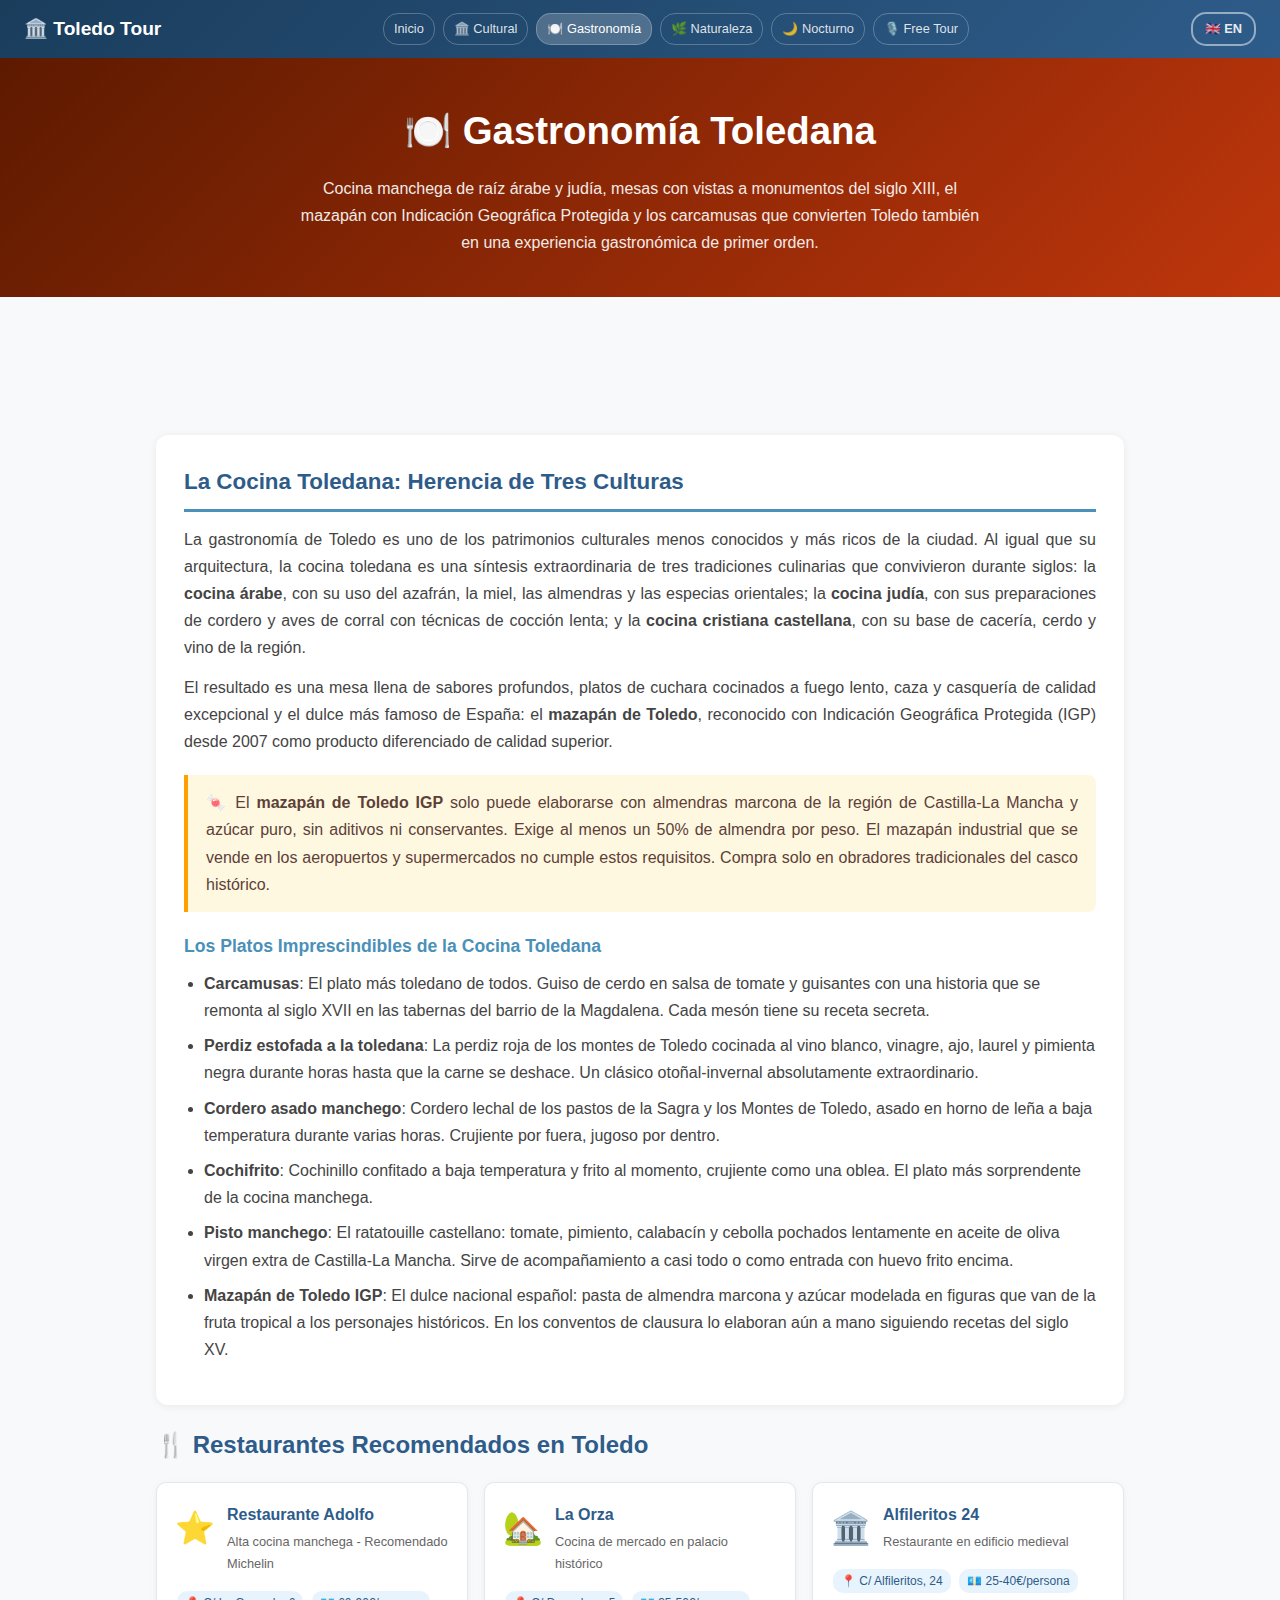
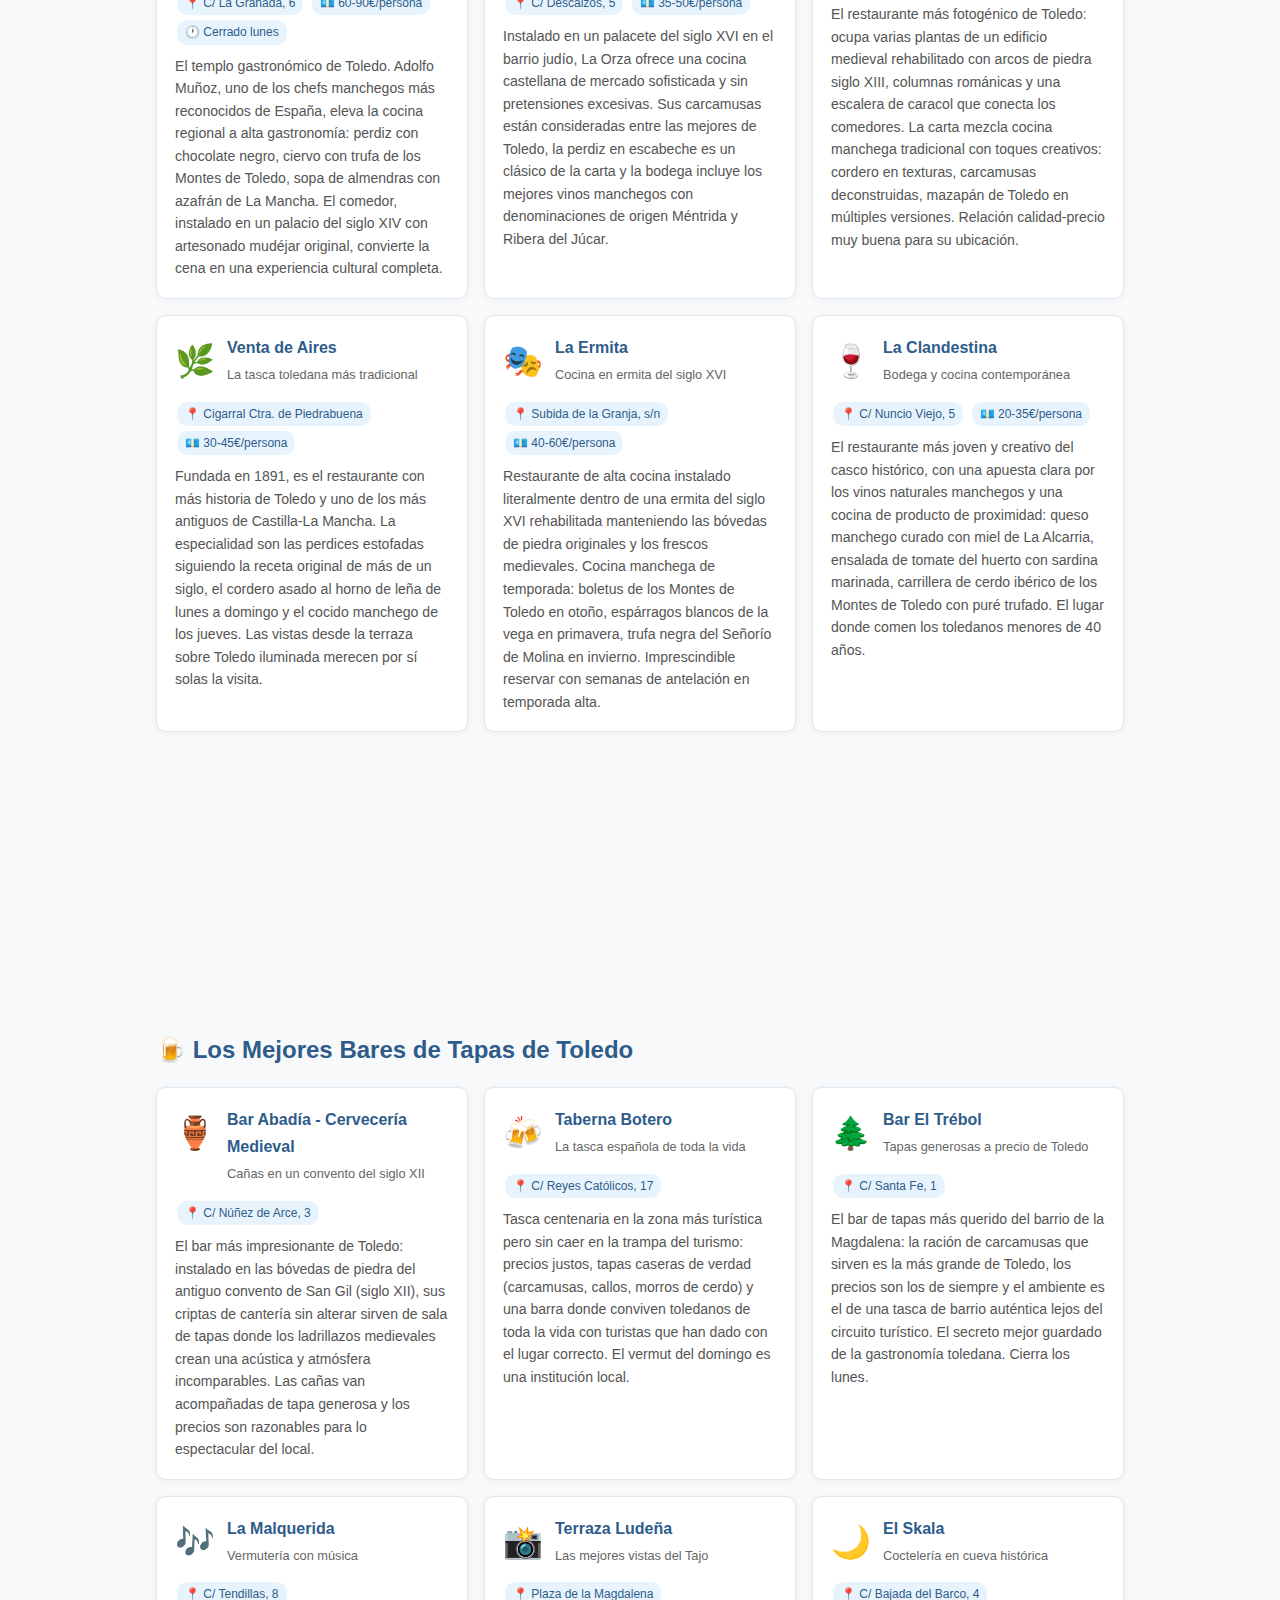
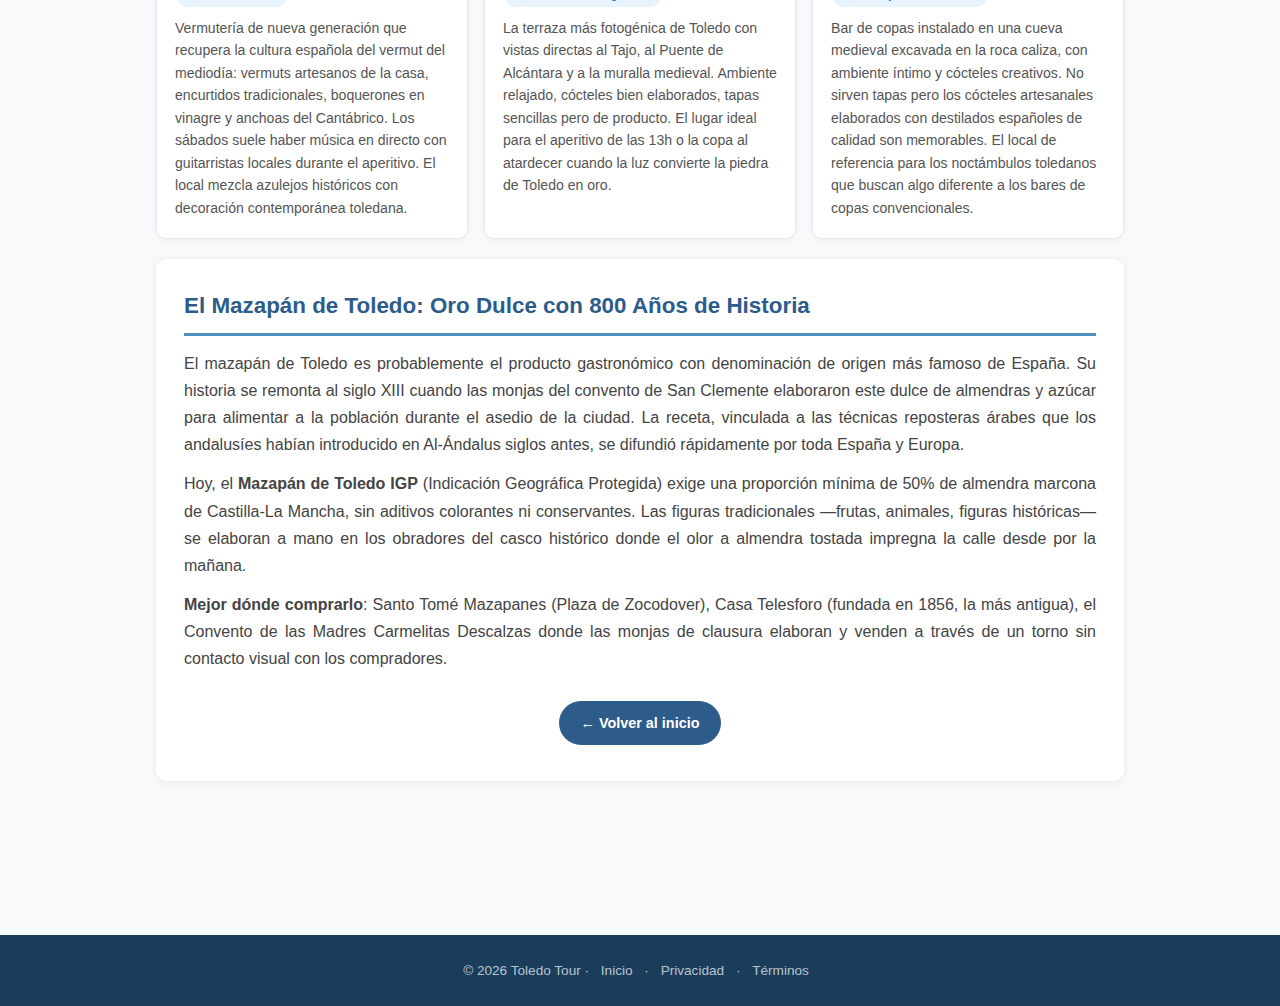
<file: web/gastronomia.html>
<!DOCTYPE html>
<html lang="es">
<head>
  <meta charset="UTF-8">
  <meta name="viewport" content="width=device-width, initial-scale=1.0">
  <meta name="description" content="Gastronomía en Toledo - Restaurantes, carcamusas, mazapán IGP, perdices estofadas. Los mejores restaurantes de Toledo y la cocina manchega tradicional. Guía completa.">
  <meta name="keywords" content="gastronomía Toledo, restaurantes Toledo, carcamusas Toledo, mazapán Toledo, perdices estofadas, cocina manchega, bares Toledo, donde comer Toledo">
  <meta name="robots" content="index, follow">
  <link rel="canonical" href="https://toledotour-752a0.web.app/gastronomia.html">
  <link rel="icon" type="image/svg+xml" href="favicon.svg"/>
  <title>Gastronomía en Toledo - Restaurantes y Cocina Manchega | Toledo Tour</title>
  <script async src="https://pagead2.googlesyndication.com/pagead/js/adsbygoogle.js?client=ca-pub-3765163856747312" crossorigin="anonymous"></script>
  <style>
    *{box-sizing:border-box;margin:0;padding:0}
    body{font-family:"Segoe UI",Tahoma,Geneva,Verdana,sans-serif;line-height:1.7;color:#333;background:#f8f9fa}
    a{color:#2E5C8A;text-decoration:none} a:hover{text-decoration:underline}
    .site-nav{background:linear-gradient(135deg,#1a3d5c,#2E5C8A);padding:12px 24px;display:flex;align-items:center;justify-content:space-between;flex-wrap:wrap;gap:10px}
    .nav-logo{color:white;font-size:1.2rem;font-weight:700}
    .nav-links{display:flex;gap:8px;flex-wrap:wrap}
    .nav-links a{color:rgba(255,255,255,0.85);font-size:0.8rem;padding:4px 10px;border-radius:15px;border:1px solid rgba(255,255,255,0.25)}
    .nav-links a:hover,.nav-links a.active{background:rgba(255,255,255,0.2);text-decoration:none;color:white}
    .page-hero{color:white;padding:40px 24px;text-align:center;background:linear-gradient(135deg,#5D1A00,#BF360C)}
    .page-hero h1{font-size:clamp(1.6rem,3.5vw,2.4rem);font-weight:800;margin-bottom:12px}
    .page-hero p{max-width:700px;margin:0 auto;opacity:0.9;font-size:1rem}
    .container{max-width:1000px;margin:0 auto;padding:0 16px}
    .cb{background:white;border-radius:12px;padding:28px;margin:20px 0;box-shadow:0 1px 8px rgba(0,0,0,0.07)}
    .cb h2{color:#2E5C8A;font-size:1.4rem;margin-bottom:14px;border-bottom:3px solid #4A90B8;padding-bottom:8px}
    .cb h3{color:#4A90B8;font-size:1.1rem;margin:18px 0 8px}
    .cb p{color:#444;margin-bottom:12px;text-align:justify}
    .cb ul{color:#444;padding-left:20px;margin-bottom:14px} .cb ul li{margin-bottom:8px}
    .grid2{display:grid;grid-template-columns:repeat(auto-fill,minmax(280px,1fr));gap:16px;margin:16px 0}
    .item-card{border:1px solid #e0e8f0;border-radius:10px;padding:18px;background:white;box-shadow:0 1px 6px rgba(0,0,0,0.05);transition:box-shadow 0.2s}
    .item-card:hover{box-shadow:0 4px 16px rgba(46,92,138,0.1)}
    .ic-head{display:flex;gap:12px;align-items:flex-start;margin-bottom:10px}
    .ic-icon{font-size:2rem;flex-shrink:0}
    .ic-title{font-size:1rem;font-weight:700;color:#2E5C8A}
    .ic-sub{font-size:0.8rem;color:#666;margin:3px 0}
    .item-card p{font-size:0.88rem;color:#555;line-height:1.6;margin:0}
    .meta-badge{background:#e8f4fd;color:#2E5C8A;font-size:0.75rem;padding:2px 8px;border-radius:10px;margin:2px;display:inline-block}
    a.meta-badge{text-decoration:none;color:#2E5C8A}a.meta-badge:hover{background:#bee3f8;text-decoration:underline}
    .hbox{background:#fff8e1;border-left:4px solid #FFA000;padding:14px 18px;border-radius:0 8px 8px 0;margin:20px 0}
    .hbox p{margin:0;color:#5D4037;font-weight:500}
    .ad-unit{min-height:90px;margin:24px 0;overflow:hidden}
    .btn-app{display:inline-flex;align-items:center;gap:6px;background:#FF6B35;color:white;padding:10px 22px;border-radius:25px;font-weight:700;font-size:0.9rem;margin:8px 4px}
    .btn-app:hover{opacity:0.9;text-decoration:none;color:white}
    .btn-back{display:inline-flex;align-items:center;gap:6px;background:#2E5C8A;color:white;padding:10px 22px;border-radius:25px;font-weight:700;font-size:0.9rem;margin:8px 4px}
    .footer-simple{background:#1a3d5c;color:rgba(255,255,255,0.7);padding:24px;text-align:center;margin-top:40px;font-size:0.85rem}
    .footer-simple a{color:rgba(255,255,255,0.7);margin:0 8px}
    @media(max-width:600px){.site-nav{flex-direction:column}}
    .lang-btn{color:rgba(255,255,255,0.9);font-size:0.8rem;padding:4px 12px;border-radius:15px;border:2px solid rgba(255,255,255,0.5);font-weight:700;white-space:nowrap;text-decoration:none}.lang-btn:hover{background:rgba(255,255,255,0.25);text-decoration:none;color:white}
  </style>
</head>
<body>
<nav class="site-nav">
  <a href="/" class="nav-logo">🏛️ Toledo Tour</a>
  <div class="nav-links">
    <a href="/">Inicio</a>
    <a href="turismo-cultural.html">🏛️ Cultural</a>
    <a href="gastronomia.html" class="active">🍽️ Gastronomía</a>
    <a href="naturaleza.html">🌿 Naturaleza</a>
    <a href="vida-nocturna.html">🌙 Nocturno</a>
    <a href="free-tour.html">🎙️ Free Tour</a>
  </div>
  <a href="en/gastronomy.html" class="lang-btn">🇬🇧 EN</a>
</nav>

<div class="page-hero">
  <h1>🍽️ Gastronomía Toledana</h1>
  <p>Cocina manchega de raíz árabe y judía, mesas con vistas a monumentos del siglo XIII, el mazapán con Indicación Geográfica Protegida y los carcamusas que convierten Toledo también en una experiencia gastronómica de primer orden.</p>
</div>

<div class="container">
  <div class="ad-unit">
    <ins class="adsbygoogle" style="display:block;width:100%;min-height:90px" data-ad-client="ca-pub-3765163856747312" data-ad-slot="6789012345" data-ad-format="horizontal" data-full-width-responsive="true"></ins>
    <script>(adsbygoogle = window.adsbygoogle || []).push({});</script>
  </div>

  <div class="cb">
    <h2>La Cocina Toledana: Herencia de Tres Culturas</h2>
    <p>La gastronomía de Toledo es uno de los patrimonios culturales menos conocidos y más ricos de la ciudad. Al igual que su arquitectura, la cocina toledana es una síntesis extraordinaria de tres tradiciones culinarias que convivieron durante siglos: la <strong>cocina árabe</strong>, con su uso del azafrán, la miel, las almendras y las especias orientales; la <strong>cocina judía</strong>, con sus preparaciones de cordero y aves de corral con técnicas de cocción lenta; y la <strong>cocina cristiana castellana</strong>, con su base de cacería, cerdo y vino de la región.</p>
    <p>El resultado es una mesa llena de sabores profundos, platos de cuchara cocinados a fuego lento, caza y casquería de calidad excepcional y el dulce más famoso de España: el <strong>mazapán de Toledo</strong>, reconocido con Indicación Geográfica Protegida (IGP) desde 2007 como producto diferenciado de calidad superior.</p>
    <div class="hbox">
      <p>🍬 El <strong>mazapán de Toledo IGP</strong> solo puede elaborarse con almendras marcona de la región de Castilla-La Mancha y azúcar puro, sin aditivos ni conservantes. Exige al menos un 50% de almendra por peso. El mazapán industrial que se vende en los aeropuertos y supermercados no cumple estos requisitos. Compra solo en obradores tradicionales del casco histórico.</p>
    </div>

    <h3>Los Platos Imprescindibles de la Cocina Toledana</h3>
    <ul>
      <li><strong>Carcamusas</strong>: El plato más toledano de todos. Guiso de cerdo en salsa de tomate y guisantes con una historia que se remonta al siglo XVII en las tabernas del barrio de la Magdalena. Cada mesón tiene su receta secreta.</li>
      <li><strong>Perdiz estofada a la toledana</strong>: La perdiz roja de los montes de Toledo cocinada al vino blanco, vinagre, ajo, laurel y pimienta negra durante horas hasta que la carne se deshace. Un clásico otoñal-invernal absolutamente extraordinario.</li>
      <li><strong>Cordero asado manchego</strong>: Cordero lechal de los pastos de la Sagra y los Montes de Toledo, asado en horno de leña a baja temperatura durante varias horas. Crujiente por fuera, jugoso por dentro.</li>
      <li><strong>Cochifrito</strong>: Cochinillo confitado a baja temperatura y frito al momento, crujiente como una oblea. El plato más sorprendente de la cocina manchega.</li>
      <li><strong>Pisto manchego</strong>: El ratatouille castellano: tomate, pimiento, calabacín y cebolla pochados lentamente en aceite de oliva virgen extra de Castilla-La Mancha. Sirve de acompañamiento a casi todo o como entrada con huevo frito encima.</li>
      <li><strong>Mazapán de Toledo IGP</strong>: El dulce nacional español: pasta de almendra marcona y azúcar modelada en figuras que van de la fruta tropical a los personajes históricos. En los conventos de clausura lo elaboran aún a mano siguiendo recetas del siglo XV.</li>
    </ul>
  </div>

  <h2 style="color:#2E5C8A;font-size:1.5rem;margin:20px 0 12px">🍴 Restaurantes Recomendados en Toledo</h2>

  <div class="grid2">
    <div class="item-card">
      <div class="ic-head">
        <span class="ic-icon">⭐</span>
        <div>
          <div class="ic-title">Restaurante Adolfo</div>
          <div class="ic-sub">Alta cocina manchega - Recomendado Michelin</div>
        </div>
      </div>
      <a href="https://maps.google.com/?q=C+La+Granada+6+Toledo" target="_blank" rel="noopener" class="meta-badge">📍 C/ La Granada, 6</a>
      <span class="meta-badge">💶 60-90€/persona</span>
      <span class="meta-badge">🕐 Cerrado lunes</span>
      <p style="margin-top:8px">El templo gastronómico de Toledo. Adolfo Muñoz, uno de los chefs manchegos más reconocidos de España, eleva la cocina regional a alta gastronomía: perdiz con chocolate negro, ciervo con trufa de los Montes de Toledo, sopa de almendras con azafrán de La Mancha. El comedor, instalado en un palacio del siglo XIV con artesonado mudéjar original, convierte la cena en una experiencia cultural completa.</p>
    </div>

    <div class="item-card">
      <div class="ic-head">
        <span class="ic-icon">🏡</span>
        <div>
          <div class="ic-title">La Orza</div>
          <div class="ic-sub">Cocina de mercado en palacio histórico</div>
        </div>
      </div>
      <a href="https://maps.google.com/?q=C+Descalzos+5+Toledo" target="_blank" rel="noopener" class="meta-badge">📍 C/ Descalzos, 5</a>
      <span class="meta-badge">💶 35-50€/persona</span>
      <p style="margin-top:8px">Instalado en un palacete del siglo XVI en el barrio judío, La Orza ofrece una cocina castellana de mercado sofisticada y sin pretensiones excesivas. Sus carcamusas están consideradas entre las mejores de Toledo, la perdiz en escabeche es un clásico de la carta y la bodega incluye los mejores vinos manchegos con denominaciones de origen Méntrida y Ribera del Júcar.</p>
    </div>

    <div class="item-card">
      <div class="ic-head">
        <span class="ic-icon">🏛️</span>
        <div>
          <div class="ic-title">Alfileritos 24</div>
          <div class="ic-sub">Restaurante en edificio medieval</div>
        </div>
      </div>
      <a href="https://maps.google.com/?q=C+Alfileritos+24+Toledo" target="_blank" rel="noopener" class="meta-badge">📍 C/ Alfileritos, 24</a>
      <span class="meta-badge">💶 25-40€/persona</span>
      <p style="margin-top:8px">El restaurante más fotogénico de Toledo: ocupa varias plantas de un edificio medieval rehabilitado con arcos de piedra siglo XIII, columnas románicas y una escalera de caracol que conecta los comedores. La carta mezcla cocina manchega tradicional con toques creativos: cordero en texturas, carcamusas deconstruidas, mazapán de Toledo en múltiples versiones. Relación calidad-precio muy buena para su ubicación.</p>
    </div>

    <div class="item-card">
      <div class="ic-head">
        <span class="ic-icon">🌿</span>
        <div>
          <div class="ic-title">Venta de Aires</div>
          <div class="ic-sub">La tasca toledana más tradicional</div>
        </div>
      </div>
      <a href="https://maps.google.com/?q=Venta+de+Aires+Toledo" target="_blank" rel="noopener" class="meta-badge">📍 Cigarral Ctra. de Piedrabuena</a>
      <span class="meta-badge">💶 30-45€/persona</span>
      <p style="margin-top:8px">Fundada en 1891, es el restaurante con más historia de Toledo y uno de los más antiguos de Castilla-La Mancha. La especialidad son las perdices estofadas siguiendo la receta original de más de un siglo, el cordero asado al horno de leña de lunes a domingo y el cocido manchego de los jueves. Las vistas desde la terraza sobre Toledo iluminada merecen por sí solas la visita.</p>
    </div>

    <div class="item-card">
      <div class="ic-head">
        <span class="ic-icon">🎭</span>
        <div>
          <div class="ic-title">La Ermita</div>
          <div class="ic-sub">Cocina en ermita del siglo XVI</div>
        </div>
      </div>
      <a href="https://maps.google.com/?q=La+Ermita+restaurante+Toledo" target="_blank" rel="noopener" class="meta-badge">📍 Subida de la Granja, s/n</a>
      <span class="meta-badge">💶 40-60€/persona</span>
      <p style="margin-top:8px">Restaurante de alta cocina instalado literalmente dentro de una ermita del siglo XVI rehabilitada manteniendo las bóvedas de piedra originales y los frescos medievales. Cocina manchega de temporada: boletus de los Montes de Toledo en otoño, espárragos blancos de la vega en primavera, trufa negra del Señorío de Molina en invierno. Imprescindible reservar con semanas de antelación en temporada alta.</p>
    </div>

    <div class="item-card">
      <div class="ic-head">
        <span class="ic-icon">🍷</span>
        <div>
          <div class="ic-title">La Clandestina</div>
          <div class="ic-sub">Bodega y cocina contemporánea</div>
        </div>
      </div>
      <a href="https://maps.google.com/?q=C+Nuncio+Viejo+5+Toledo" target="_blank" rel="noopener" class="meta-badge">📍 C/ Nuncio Viejo, 5</a>
      <span class="meta-badge">💶 20-35€/persona</span>
      <p style="margin-top:8px">El restaurante más joven y creativo del casco histórico, con una apuesta clara por los vinos naturales manchegos y una cocina de producto de proximidad: queso manchego curado con miel de La Alcarria, ensalada de tomate del huerto con sardina marinada, carrillera de cerdo ibérico de los Montes de Toledo con puré trufado. El lugar donde comen los toledanos menores de 40 años.</p>
    </div>
  </div>

  <div class="ad-unit">
    <ins class="adsbygoogle" style="display:block;width:100%;min-height:250px" data-ad-client="ca-pub-3765163856747312" data-ad-slot="1234567890" data-ad-format="rectangle" data-full-width-responsive="true"></ins>
    <script>(adsbygoogle = window.adsbygoogle || []).push({});</script>
  </div>

  <h2 style="color:#2E5C8A;font-size:1.5rem;margin:20px 0 12px">🍺 Los Mejores Bares de Tapas de Toledo</h2>

  <div class="grid2">
    <div class="item-card">
      <div class="ic-head">
        <span class="ic-icon">🏺</span>
        <div>
          <div class="ic-title">Bar Abadía - Cervecería Medieval</div>
          <div class="ic-sub">Cañas en un convento del siglo XII</div>
        </div>
      </div>
      <a href="https://maps.google.com/?q=C+Núñez+de+Arce+3+Toledo" target="_blank" rel="noopener" class="meta-badge">📍 C/ Núñez de Arce, 3</a>
      <p style="margin-top:8px">El bar más impresionante de Toledo: instalado en las bóvedas de piedra del antiguo convento de San Gil (siglo XII), sus criptas de cantería sin alterar sirven de sala de tapas donde los ladrillazos medievales crean una acústica y atmósfera incomparables. Las cañas van acompañadas de tapa generosa y los precios son razonables para lo espectacular del local.</p>
    </div>
    <div class="item-card">
      <div class="ic-head">
        <span class="ic-icon">🍻</span>
        <div>
          <div class="ic-title">Taberna Botero</div>
          <div class="ic-sub">La tasca española de toda la vida</div>
        </div>
      </div>
      <a href="https://maps.google.com/?q=C+Reyes+Católicos+17+Toledo" target="_blank" rel="noopener" class="meta-badge">📍 C/ Reyes Católicos, 17</a>
      <p style="margin-top:8px">Tasca centenaria en la zona más turística pero sin caer en la trampa del turismo: precios justos, tapas caseras de verdad (carcamusas, callos, morros de cerdo) y una barra donde conviven toledanos de toda la vida con turistas que han dado con el lugar correcto. El vermut del domingo es una institución local.</p>
    </div>
    <div class="item-card">
      <div class="ic-head">
        <span class="ic-icon">🌲</span>
        <div>
          <div class="ic-title">Bar El Trébol</div>
          <div class="ic-sub">Tapas generosas a precio de Toledo</div>
        </div>
      </div>
      <a href="https://maps.google.com/?q=C+Santa+Fe+1+Toledo" target="_blank" rel="noopener" class="meta-badge">📍 C/ Santa Fe, 1</a>
      <p style="margin-top:8px">El bar de tapas más querido del barrio de la Magdalena: la ración de carcamusas que sirven es la más grande de Toledo, los precios son los de siempre y el ambiente es el de una tasca de barrio auténtica lejos del circuito turístico. El secreto mejor guardado de la gastronomía toledana. Cierra los lunes.</p>
    </div>
    <div class="item-card">
      <div class="ic-head">
        <span class="ic-icon">🎶</span>
        <div>
          <div class="ic-title">La Malquerida</div>
          <div class="ic-sub">Vermutería con música</div>
        </div>
      </div>
      <a href="https://maps.google.com/?q=C+Tendillas+8+Toledo" target="_blank" rel="noopener" class="meta-badge">📍 C/ Tendillas, 8</a>
      <p style="margin-top:8px">Vermutería de nueva generación que recupera la cultura española del vermut del mediodía: vermuts artesanos de la casa, encurtidos tradicionales, boquerones en vinagre y anchoas del Cantábrico. Los sábados suele haber música en directo con guitarristas locales durante el aperitivo. El local mezcla azulejos históricos con decoración contemporánea toledana.</p>
    </div>
    <div class="item-card">
      <div class="ic-head">
        <span class="ic-icon">📸</span>
        <div>
          <div class="ic-title">Terraza Ludeña</div>
          <div class="ic-sub">Las mejores vistas del Tajo</div>
        </div>
      </div>
      <a href="https://maps.google.com/?q=Plaza+de+la+Magdalena+Toledo" target="_blank" rel="noopener" class="meta-badge">📍 Plaza de la Magdalena</a>
      <p style="margin-top:8px">La terraza más fotogénica de Toledo con vistas directas al Tajo, al Puente de Alcántara y a la muralla medieval. Ambiente relajado, cócteles bien elaborados, tapas sencillas pero de producto. El lugar ideal para el aperitivo de las 13h o la copa al atardecer cuando la luz convierte la piedra de Toledo en oro.</p>
    </div>
    <div class="item-card">
      <div class="ic-head">
        <span class="ic-icon">🌙</span>
        <div>
          <div class="ic-title">El Skala</div>
          <div class="ic-sub">Coctelería en cueva histórica</div>
        </div>
      </div>
      <a href="https://maps.google.com/?q=C+Bajada+del+Barco+4+Toledo" target="_blank" rel="noopener" class="meta-badge">📍 C/ Bajada del Barco, 4</a>
      <p style="margin-top:8px">Bar de copas instalado en una cueva medieval excavada en la roca caliza, con ambiente íntimo y cócteles creativos. No sirven tapas pero los cócteles artesanales elaborados con destilados españoles de calidad son memorables. El local de referencia para los noctámbulos toledanos que buscan algo diferente a los bares de copas convencionales.</p>
    </div>
  </div>

  <div class="cb">
    <h2>El Mazapán de Toledo: Oro Dulce con 800 Años de Historia</h2>
    <p>El mazapán de Toledo es probablemente el producto gastronómico con denominación de origen más famoso de España. Su historia se remonta al siglo XIII cuando las monjas del convento de San Clemente elaboraron este dulce de almendras y azúcar para alimentar a la población durante el asedio de la ciudad. La receta, vinculada a las técnicas reposteras árabes que los andalusíes habían introducido en Al-Ándalus siglos antes, se difundió rápidamente por toda España y Europa.</p>
    <p>Hoy, el <strong>Mazapán de Toledo IGP</strong> (Indicación Geográfica Protegida) exige una proporción mínima de 50% de almendra marcona de Castilla-La Mancha, sin aditivos colorantes ni conservantes. Las figuras tradicionales —frutas, animales, figuras históricas— se elaboran a mano en los obradores del casco histórico donde el olor a almendra tostada impregna la calle desde por la mañana.</p>
    <p><strong>Mejor dónde comprarlo</strong>: Santo Tomé Mazapanes (Plaza de Zocodover), Casa Telesforo (fundada en 1856, la más antigua), el Convento de las Madres Carmelitas Descalzas donde las monjas de clausura elaboran y venden a través de un torno sin contacto visual con los compradores.</p>

    <div style="text-align:center;margin-top:20px">
      <a href="/" class="btn-back">← Volver al inicio</a>
    </div>
  </div>

  <div class="ad-unit">
    <ins class="adsbygoogle" style="display:block;width:100%;min-height:90px" data-ad-client="ca-pub-3765163856747312" data-ad-slot="9876543210" data-ad-format="horizontal" data-full-width-responsive="true"></ins>
    <script>(adsbygoogle = window.adsbygoogle || []).push({});</script>
  </div>
</div>

<footer class="footer-simple">
  <p>© 2026 Toledo Tour · <a href="/">Inicio</a> · <a href="privacy-policy.html">Privacidad</a> · <a href="terms-of-service.html">Términos</a></p>
</footer>
</body>
</html>
</file>
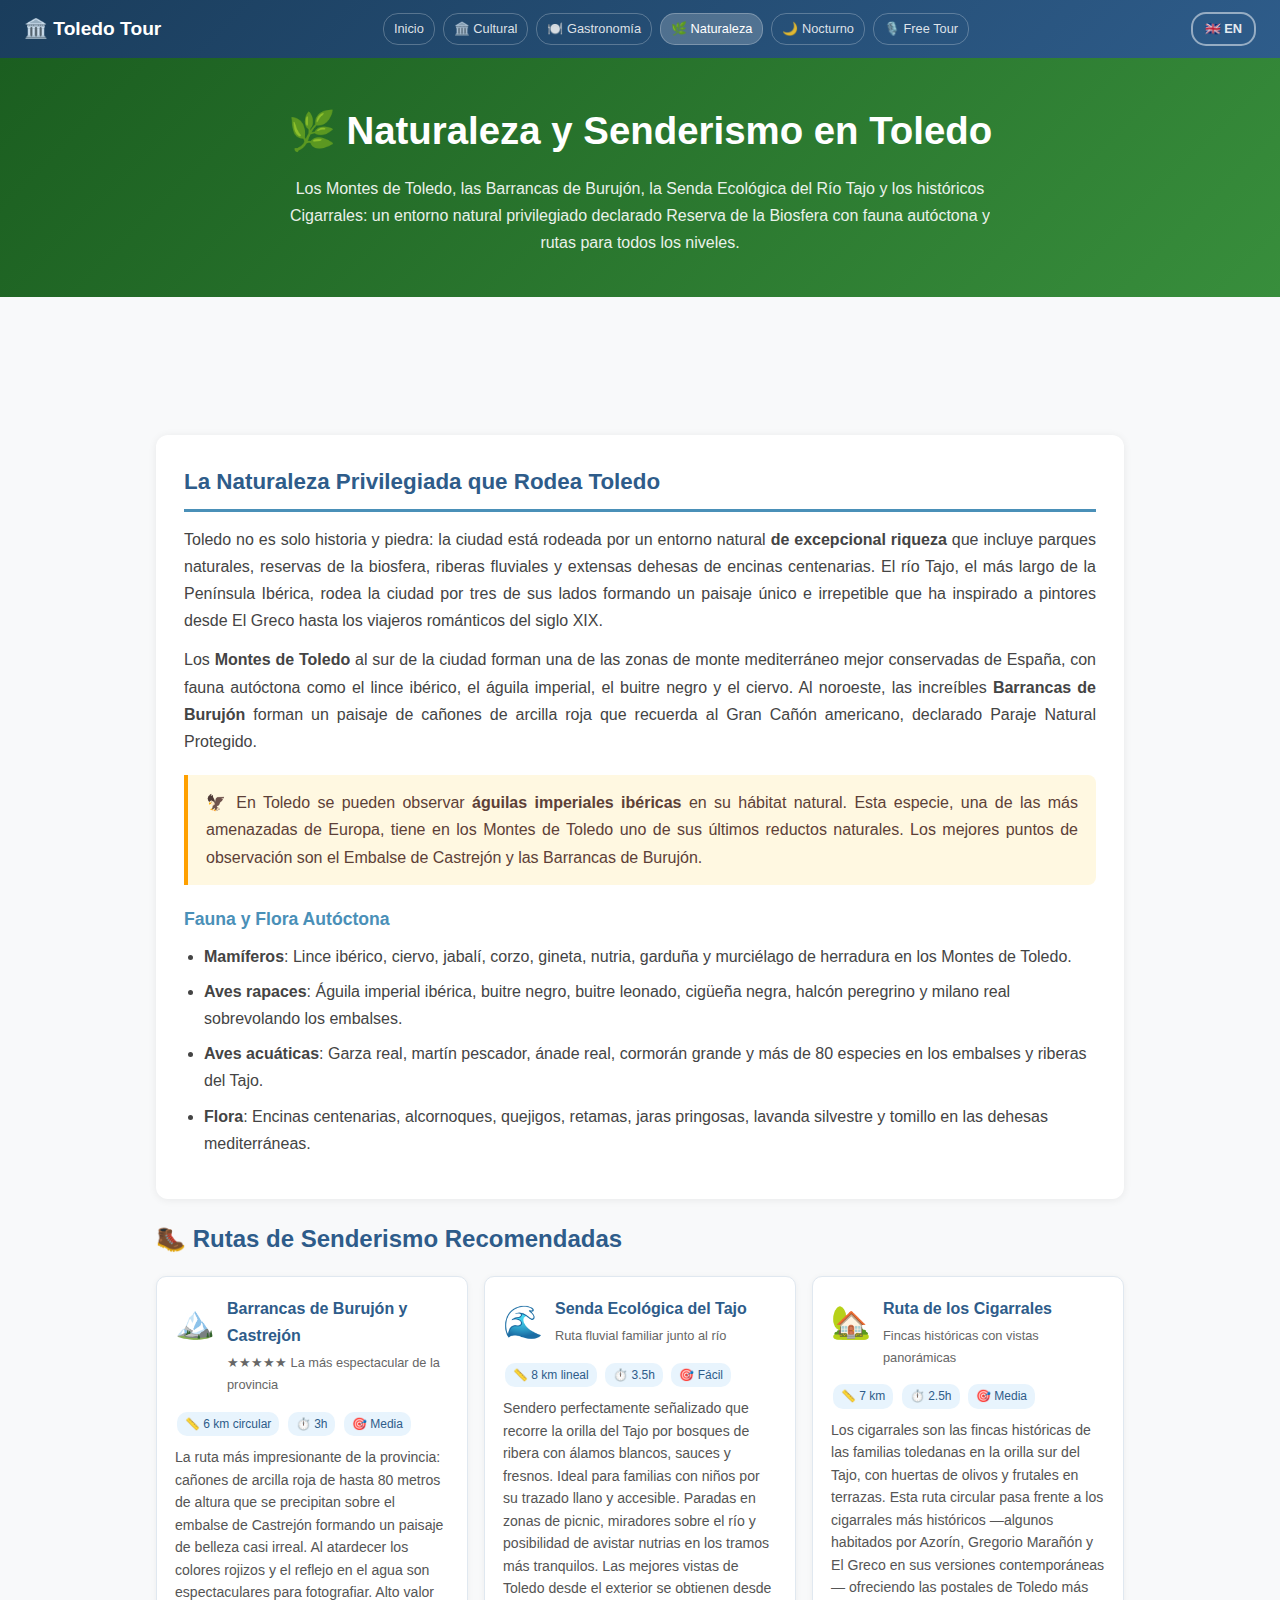
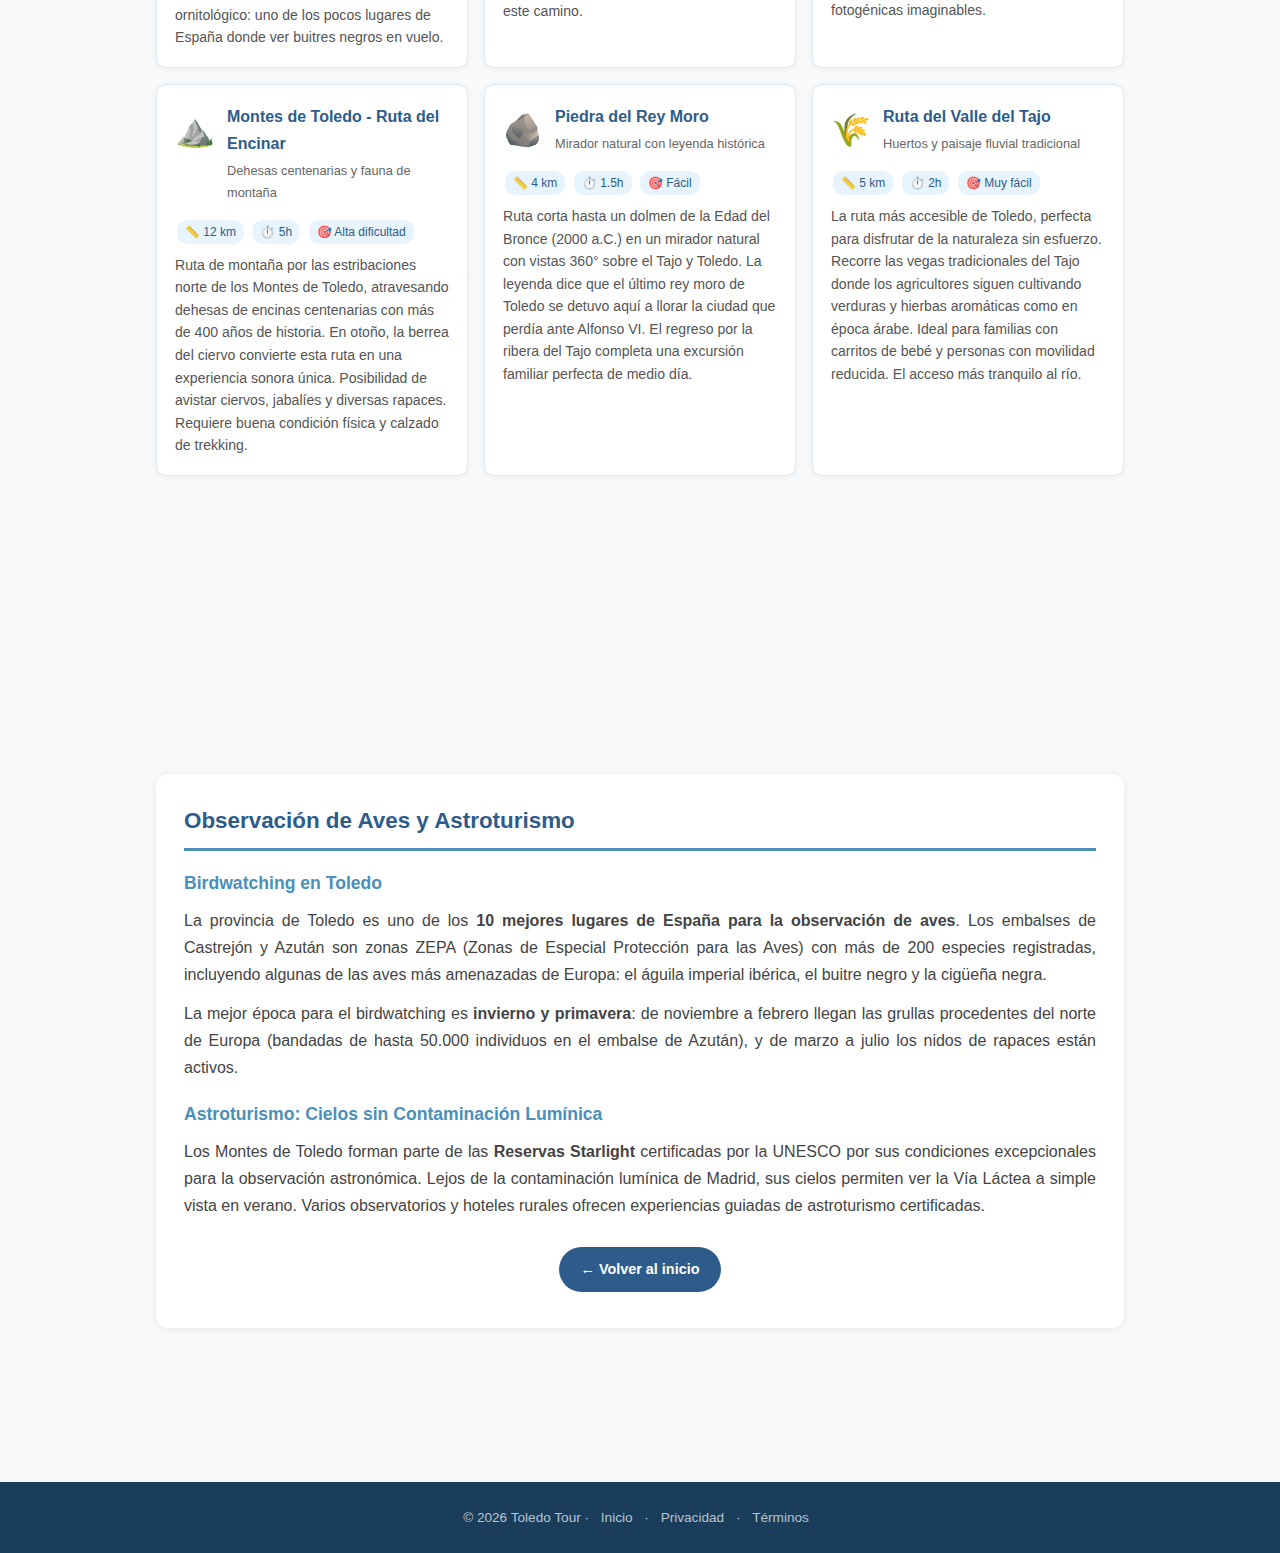
<file: web/naturaleza.html>
<!DOCTYPE html>
<html lang="es">
<head>
  <meta charset="UTF-8">
  <meta name="viewport" content="width=device-width, initial-scale=1.0">
  <meta name="description" content="Naturaleza en Toledo - Rutas de senderismo: Barrancas de Burujón, Montes de Toledo, Senda Ecológica del Tajo, Cigarrales. Guía completa de rutas naturales y birdwatching.">
  <meta name="keywords" content="senderismo Toledo, rutas naturales Toledo, Barrancas Burujón, Montes Toledo, Río Tajo Toledo, naturaleza Castilla La Mancha, ecoturismo Toledo, birdwatching Toledo">
  <meta name="robots" content="index, follow">
  <link rel="canonical" href="https://toledotour-752a0.web.app/naturaleza.html">
  <link rel="icon" type="image/svg+xml" href="favicon.svg"/>
  <title>Naturaleza y Rutas en Toledo - Senderismo y Ecoturismo | Toledo Tour</title>
  <script async src="https://pagead2.googlesyndication.com/pagead/js/adsbygoogle.js?client=ca-pub-3765163856747312" crossorigin="anonymous"></script>
  <style>
    *{box-sizing:border-box;margin:0;padding:0}
    body{font-family:"Segoe UI",Tahoma,Geneva,Verdana,sans-serif;line-height:1.7;color:#333;background:#f8f9fa}
    a{color:#2E5C8A;text-decoration:none} a:hover{text-decoration:underline}
    .site-nav{background:linear-gradient(135deg,#1a3d5c,#2E5C8A);padding:12px 24px;display:flex;align-items:center;justify-content:space-between;flex-wrap:wrap;gap:10px}
    .nav-logo{color:white;font-size:1.2rem;font-weight:700}
    .nav-links{display:flex;gap:8px;flex-wrap:wrap}
    .nav-links a{color:rgba(255,255,255,0.85);font-size:0.8rem;padding:4px 10px;border-radius:15px;border:1px solid rgba(255,255,255,0.25)}
    .nav-links a:hover,.nav-links a.active{background:rgba(255,255,255,0.2);text-decoration:none;color:white}
    .page-hero{color:white;padding:40px 24px;text-align:center;background:linear-gradient(135deg,#1B5E20,#388E3C)}
    .page-hero h1{font-size:clamp(1.6rem,3.5vw,2.4rem);font-weight:800;margin-bottom:12px}
    .page-hero p{max-width:700px;margin:0 auto;opacity:0.9;font-size:1rem}
    .container{max-width:1000px;margin:0 auto;padding:0 16px}
    .cb{background:white;border-radius:12px;padding:28px;margin:20px 0;box-shadow:0 1px 8px rgba(0,0,0,0.07)}
    .cb h2{color:#2E5C8A;font-size:1.4rem;margin-bottom:14px;border-bottom:3px solid #4A90B8;padding-bottom:8px}
    .cb h3{color:#4A90B8;font-size:1.1rem;margin:18px 0 8px}
    .cb p{color:#444;margin-bottom:12px;text-align:justify}
    .cb ul{color:#444;padding-left:20px;margin-bottom:14px} .cb ul li{margin-bottom:8px}
    .grid2{display:grid;grid-template-columns:repeat(auto-fill,minmax(280px,1fr));gap:16px;margin:16px 0}
    .item-card{border:1px solid #e0e8f0;border-radius:10px;padding:18px;background:white;box-shadow:0 1px 6px rgba(0,0,0,0.05);transition:box-shadow 0.2s}
    .item-card:hover{box-shadow:0 4px 16px rgba(46,92,138,0.1)}
    .ic-head{display:flex;gap:12px;align-items:flex-start;margin-bottom:10px}
    .ic-icon{font-size:2rem;flex-shrink:0}
    .ic-title{font-size:1rem;font-weight:700;color:#2E5C8A}
    .ic-sub{font-size:0.8rem;color:#666;margin:3px 0}
    .item-card p{font-size:0.88rem;color:#555;line-height:1.6;margin:0}
    .meta-badge{background:#e8f4fd;color:#2E5C8A;font-size:0.75rem;padding:2px 8px;border-radius:10px;margin:2px;display:inline-block}
    .hbox{background:#fff8e1;border-left:4px solid #FFA000;padding:14px 18px;border-radius:0 8px 8px 0;margin:20px 0}
    .hbox p{margin:0;color:#5D4037;font-weight:500}
    .ad-unit{min-height:90px;margin:24px 0;overflow:hidden}
    .btn-app{display:inline-flex;align-items:center;gap:6px;background:#FF6B35;color:white;padding:10px 22px;border-radius:25px;font-weight:700;font-size:0.9rem;margin:8px 4px}
    .btn-app:hover{opacity:0.9;text-decoration:none;color:white}
    .btn-back{display:inline-flex;align-items:center;gap:6px;background:#2E5C8A;color:white;padding:10px 22px;border-radius:25px;font-weight:700;font-size:0.9rem;margin:8px 4px}
    .footer-simple{background:#1a3d5c;color:rgba(255,255,255,0.7);padding:24px;text-align:center;margin-top:40px;font-size:0.85rem}
    .footer-simple a{color:rgba(255,255,255,0.7);margin:0 8px}
    @media(max-width:600px){.site-nav{flex-direction:column}}
    .lang-btn{color:rgba(255,255,255,0.9);font-size:0.8rem;padding:4px 12px;border-radius:15px;border:2px solid rgba(255,255,255,0.5);font-weight:700;white-space:nowrap;text-decoration:none}.lang-btn:hover{background:rgba(255,255,255,0.25);text-decoration:none;color:white}
  </style>
</head>
<body>
<nav class="site-nav">
  <a href="/" class="nav-logo">🏛️ Toledo Tour</a>
  <div class="nav-links">
    <a href="/">Inicio</a>
    <a href="/turismo-cultural">🏛️ Cultural</a>
    <a href="/gastronomia">🍽️ Gastronomía</a>
    <a href="/naturaleza" class="active">🌿 Naturaleza</a>
    <a href="/vida-nocturna">🌙 Nocturno</a>
    <a href="/free-tour">🎙️ Free Tour</a>
  </div>
  <a href="/en/nature" class="lang-btn">🇬🇧 EN</a>
</nav>

<div class="page-hero">
  <h1>🌿 Naturaleza y Senderismo en Toledo</h1>
  <p>Los Montes de Toledo, las Barrancas de Burujón, la Senda Ecológica del Río Tajo y los históricos Cigarrales: un entorno natural privilegiado declarado Reserva de la Biosfera con fauna autóctona y rutas para todos los niveles.</p>
</div>

<div class="container">
  <div class="ad-unit">
    <ins class="adsbygoogle" style="display:block;width:100%;min-height:90px" data-ad-client="ca-pub-3765163856747312" data-ad-slot="6789012345" data-ad-format="horizontal" data-full-width-responsive="true"></ins>
    <script>(adsbygoogle = window.adsbygoogle || []).push({});</script>
  </div>

  <div class="cb">
    <h2>La Naturaleza Privilegiada que Rodea Toledo</h2>
    <p>Toledo no es solo historia y piedra: la ciudad está rodeada por un entorno natural <strong>de excepcional riqueza</strong> que incluye parques naturales, reservas de la biosfera, riberas fluviales y extensas dehesas de encinas centenarias. El río Tajo, el más largo de la Península Ibérica, rodea la ciudad por tres de sus lados formando un paisaje único e irrepetible que ha inspirado a pintores desde El Greco hasta los viajeros románticos del siglo XIX.</p>
    <p>Los <strong>Montes de Toledo</strong> al sur de la ciudad forman una de las zonas de monte mediterráneo mejor conservadas de España, con fauna autóctona como el lince ibérico, el águila imperial, el buitre negro y el ciervo. Al noroeste, las increíbles <strong>Barrancas de Burujón</strong> forman un paisaje de cañones de arcilla roja que recuerda al Gran Cañón americano, declarado Paraje Natural Protegido.</p>

    <div class="hbox">
      <p>🦅 En Toledo se pueden observar <strong>águilas imperiales ibéricas</strong> en su hábitat natural. Esta especie, una de las más amenazadas de Europa, tiene en los Montes de Toledo uno de sus últimos reductos naturales. Los mejores puntos de observación son el Embalse de Castrejón y las Barrancas de Burujón.</p>
    </div>

    <h3>Fauna y Flora Autóctona</h3>
    <ul>
      <li><strong>Mamíferos</strong>: Lince ibérico, ciervo, jabalí, corzo, gineta, nutria, garduña y murciélago de herradura en los Montes de Toledo.</li>
      <li><strong>Aves rapaces</strong>: Águila imperial ibérica, buitre negro, buitre leonado, cigüeña negra, halcón peregrino y milano real sobrevolando los embalses.</li>
      <li><strong>Aves acuáticas</strong>: Garza real, martín pescador, ánade real, cormorán grande y más de 80 especies en los embalses y riberas del Tajo.</li>
      <li><strong>Flora</strong>: Encinas centenarias, alcornoques, quejigos, retamas, jaras pringosas, lavanda silvestre y tomillo en las dehesas mediterráneas.</li>
    </ul>
  </div>

  <h2 style="color:#2E5C8A;font-size:1.5rem;margin:20px 0 12px">🥾 Rutas de Senderismo Recomendadas</h2>

  <div class="grid2">
    <div class="item-card">
      <div class="ic-head">
        <span class="ic-icon">🏔️</span>
        <div>
          <div class="ic-title">Barrancas de Burujón y Castrejón</div>
          <div class="ic-sub">★★★★★ La más espectacular de la provincia</div>
        </div>
      </div>
      <span class="meta-badge">📏 6 km circular</span>
      <span class="meta-badge">⏱️ 3h</span>
      <span class="meta-badge">🎯 Media</span>
      <p style="margin-top:8px">La ruta más impresionante de la provincia: cañones de arcilla roja de hasta 80 metros de altura que se precipitan sobre el embalse de Castrejón formando un paisaje de belleza casi irreal. Al atardecer los colores rojizos y el reflejo en el agua son espectaculares para fotografiar. Alto valor ornitológico: uno de los pocos lugares de España donde ver buitres negros en vuelo.</p>
    </div>
    <div class="item-card">
      <div class="ic-head">
        <span class="ic-icon">🌊</span>
        <div>
          <div class="ic-title">Senda Ecológica del Tajo</div>
          <div class="ic-sub">Ruta fluvial familiar junto al río</div>
        </div>
      </div>
      <span class="meta-badge">📏 8 km lineal</span>
      <span class="meta-badge">⏱️ 3.5h</span>
      <span class="meta-badge">🎯 Fácil</span>
      <p style="margin-top:8px">Sendero perfectamente señalizado que recorre la orilla del Tajo por bosques de ribera con álamos blancos, sauces y fresnos. Ideal para familias con niños por su trazado llano y accesible. Paradas en zonas de picnic, miradores sobre el río y posibilidad de avistar nutrias en los tramos más tranquilos. Las mejores vistas de Toledo desde el exterior se obtienen desde este camino.</p>
    </div>
    <div class="item-card">
      <div class="ic-head">
        <span class="ic-icon">🏡</span>
        <div>
          <div class="ic-title">Ruta de los Cigarrales</div>
          <div class="ic-sub">Fincas históricas con vistas panorámicas</div>
        </div>
      </div>
      <span class="meta-badge">📏 7 km</span>
      <span class="meta-badge">⏱️ 2.5h</span>
      <span class="meta-badge">🎯 Media</span>
      <p style="margin-top:8px">Los cigarrales son las fincas históricas de las familias toledanas en la orilla sur del Tajo, con huertas de olivos y frutales en terrazas. Esta ruta circular pasa frente a los cigarrales más históricos —algunos habitados por Azorín, Gregorio Marañón y El Greco en sus versiones contemporáneas— ofreciendo las postales de Toledo más fotogénicas imaginables.</p>
    </div>
    <div class="item-card">
      <div class="ic-head">
        <span class="ic-icon">⛰️</span>
        <div>
          <div class="ic-title">Montes de Toledo - Ruta del Encinar</div>
          <div class="ic-sub">Dehesas centenarias y fauna de montaña</div>
        </div>
      </div>
      <span class="meta-badge">📏 12 km</span>
      <span class="meta-badge">⏱️ 5h</span>
      <span class="meta-badge">🎯 Alta dificultad</span>
      <p style="margin-top:8px">Ruta de montaña por las estribaciones norte de los Montes de Toledo, atravesando dehesas de encinas centenarias con más de 400 años de historia. En otoño, la berrea del ciervo convierte esta ruta en una experiencia sonora única. Posibilidad de avistar ciervos, jabalíes y diversas rapaces. Requiere buena condición física y calzado de trekking.</p>
    </div>
    <div class="item-card">
      <div class="ic-head">
        <span class="ic-icon">🪨</span>
        <div>
          <div class="ic-title">Piedra del Rey Moro</div>
          <div class="ic-sub">Mirador natural con leyenda histórica</div>
        </div>
      </div>
      <span class="meta-badge">📏 4 km</span>
      <span class="meta-badge">⏱️ 1.5h</span>
      <span class="meta-badge">🎯 Fácil</span>
      <p style="margin-top:8px">Ruta corta hasta un dolmen de la Edad del Bronce (2000 a.C.) en un mirador natural con vistas 360° sobre el Tajo y Toledo. La leyenda dice que el último rey moro de Toledo se detuvo aquí a llorar la ciudad que perdía ante Alfonso VI. El regreso por la ribera del Tajo completa una excursión familiar perfecta de medio día.</p>
    </div>
    <div class="item-card">
      <div class="ic-head">
        <span class="ic-icon">🌾</span>
        <div>
          <div class="ic-title">Ruta del Valle del Tajo</div>
          <div class="ic-sub">Huertos y paisaje fluvial tradicional</div>
        </div>
      </div>
      <span class="meta-badge">📏 5 km</span>
      <span class="meta-badge">⏱️ 2h</span>
      <span class="meta-badge">🎯 Muy fácil</span>
      <p style="margin-top:8px">La ruta más accesible de Toledo, perfecta para disfrutar de la naturaleza sin esfuerzo. Recorre las vegas tradicionales del Tajo donde los agricultores siguen cultivando verduras y hierbas aromáticas como en época árabe. Ideal para familias con carritos de bebé y personas con movilidad reducida. El acceso más tranquilo al río.</p>
    </div>
  </div>

  <div class="ad-unit">
    <ins class="adsbygoogle" style="display:block;width:100%;min-height:250px" data-ad-client="ca-pub-3765163856747312" data-ad-slot="1234567890" data-ad-format="rectangle" data-full-width-responsive="true"></ins>
    <script>(adsbygoogle = window.adsbygoogle || []).push({});</script>
  </div>

  <div class="cb">
    <h2>Observación de Aves y Astroturismo</h2>
    <h3>Birdwatching en Toledo</h3>
    <p>La provincia de Toledo es uno de los <strong>10 mejores lugares de España para la observación de aves</strong>. Los embalses de Castrejón y Azután son zonas ZEPA (Zonas de Especial Protección para las Aves) con más de 200 especies registradas, incluyendo algunas de las aves más amenazadas de Europa: el águila imperial ibérica, el buitre negro y la cigüeña negra.</p>
    <p>La mejor época para el birdwatching es <strong>invierno y primavera</strong>: de noviembre a febrero llegan las grullas procedentes del norte de Europa (bandadas de hasta 50.000 individuos en el embalse de Azután), y de marzo a julio los nidos de rapaces están activos.</p>

    <h3>Astroturismo: Cielos sin Contaminación Lumínica</h3>
    <p>Los Montes de Toledo forman parte de las <strong>Reservas Starlight</strong> certificadas por la UNESCO por sus condiciones excepcionales para la observación astronómica. Lejos de la contaminación lumínica de Madrid, sus cielos permiten ver la Vía Láctea a simple vista en verano. Varios observatorios y hoteles rurales ofrecen experiencias guiadas de astroturismo certificadas.</p>

    <div style="text-align:center;margin-top:20px">
      <a href="/" class="btn-back">← Volver al inicio</a>
    </div>
  </div>

  <div class="ad-unit">
    <ins class="adsbygoogle" style="display:block;width:100%;min-height:90px" data-ad-client="ca-pub-3765163856747312" data-ad-slot="9876543210" data-ad-format="horizontal" data-full-width-responsive="true"></ins>
    <script>(adsbygoogle = window.adsbygoogle || []).push({});</script>
  </div>
</div>

<footer class="footer-simple">
  <p>© 2026 Toledo Tour · <a href="/">Inicio</a> · <a href="/privacy-policy">Privacidad</a> · <a href="/terms-of-service">Términos</a></p>
</footer>
</body>
</html>
</file>
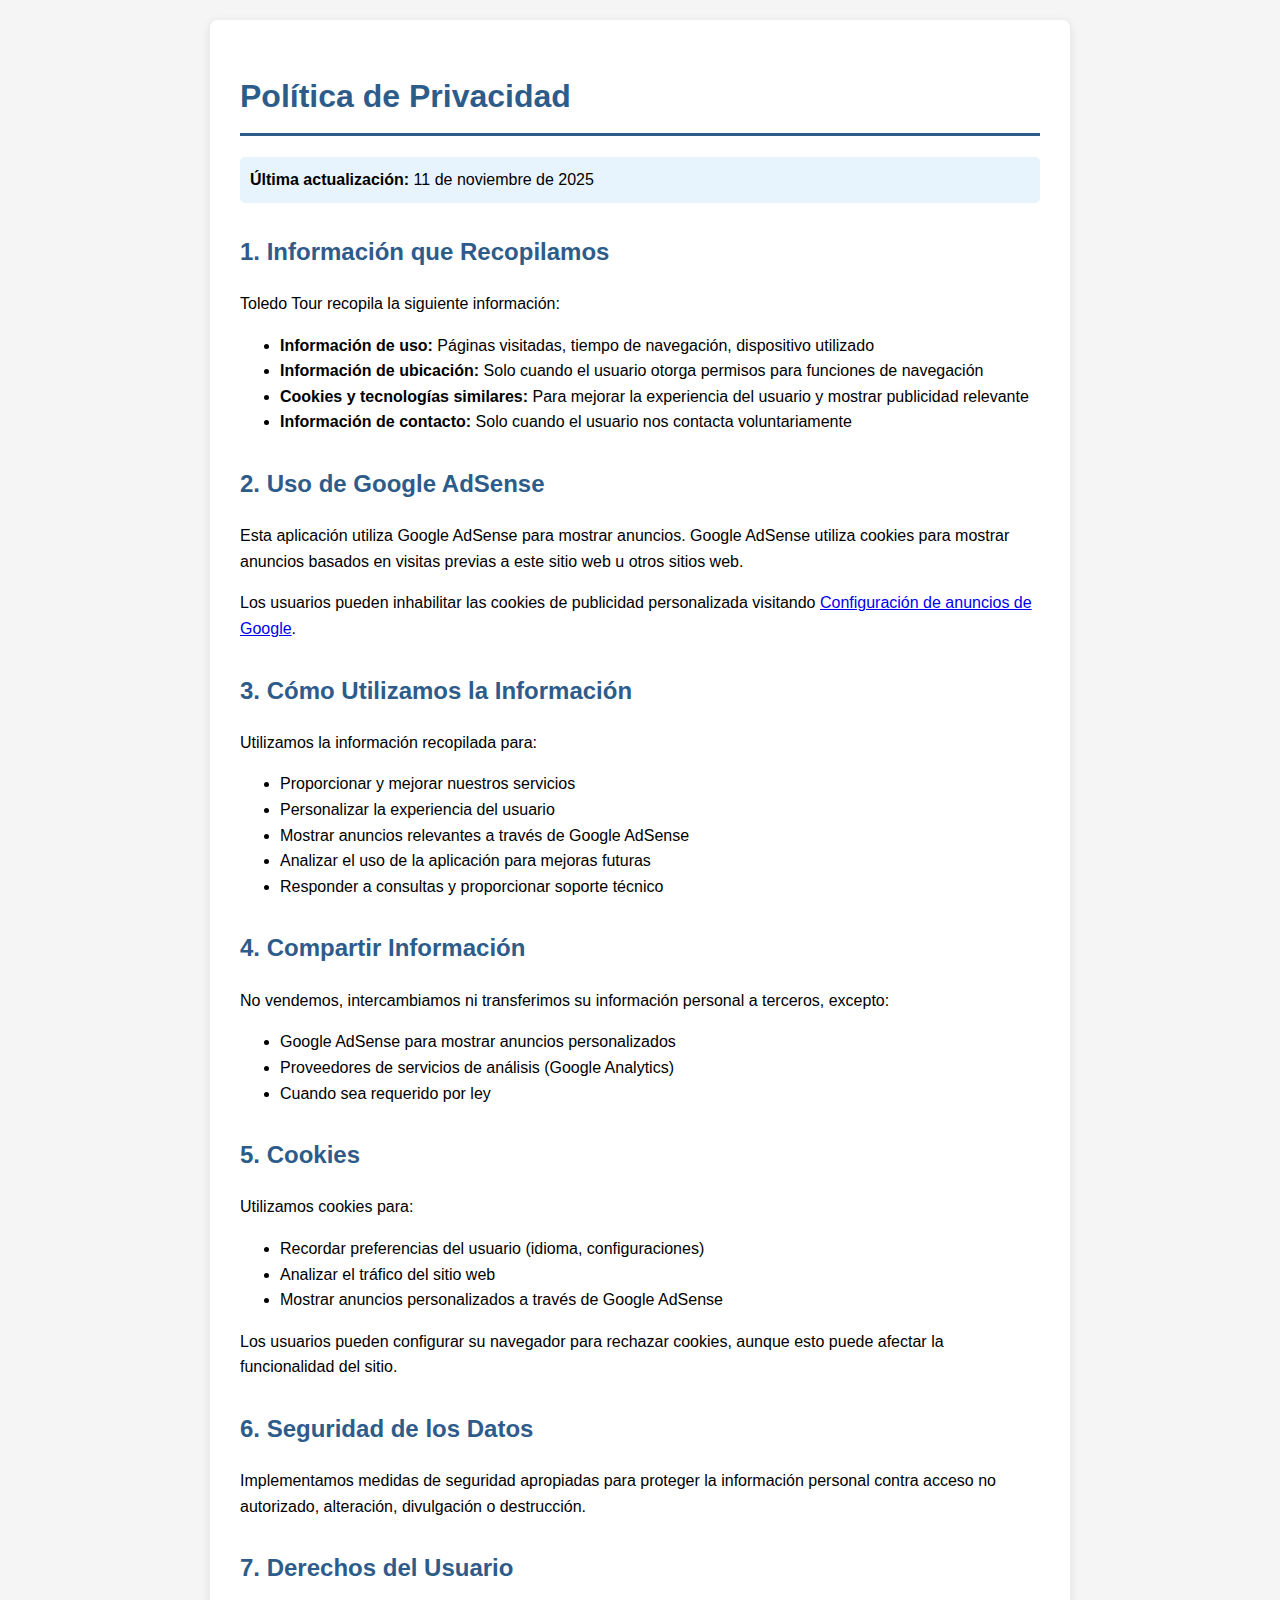
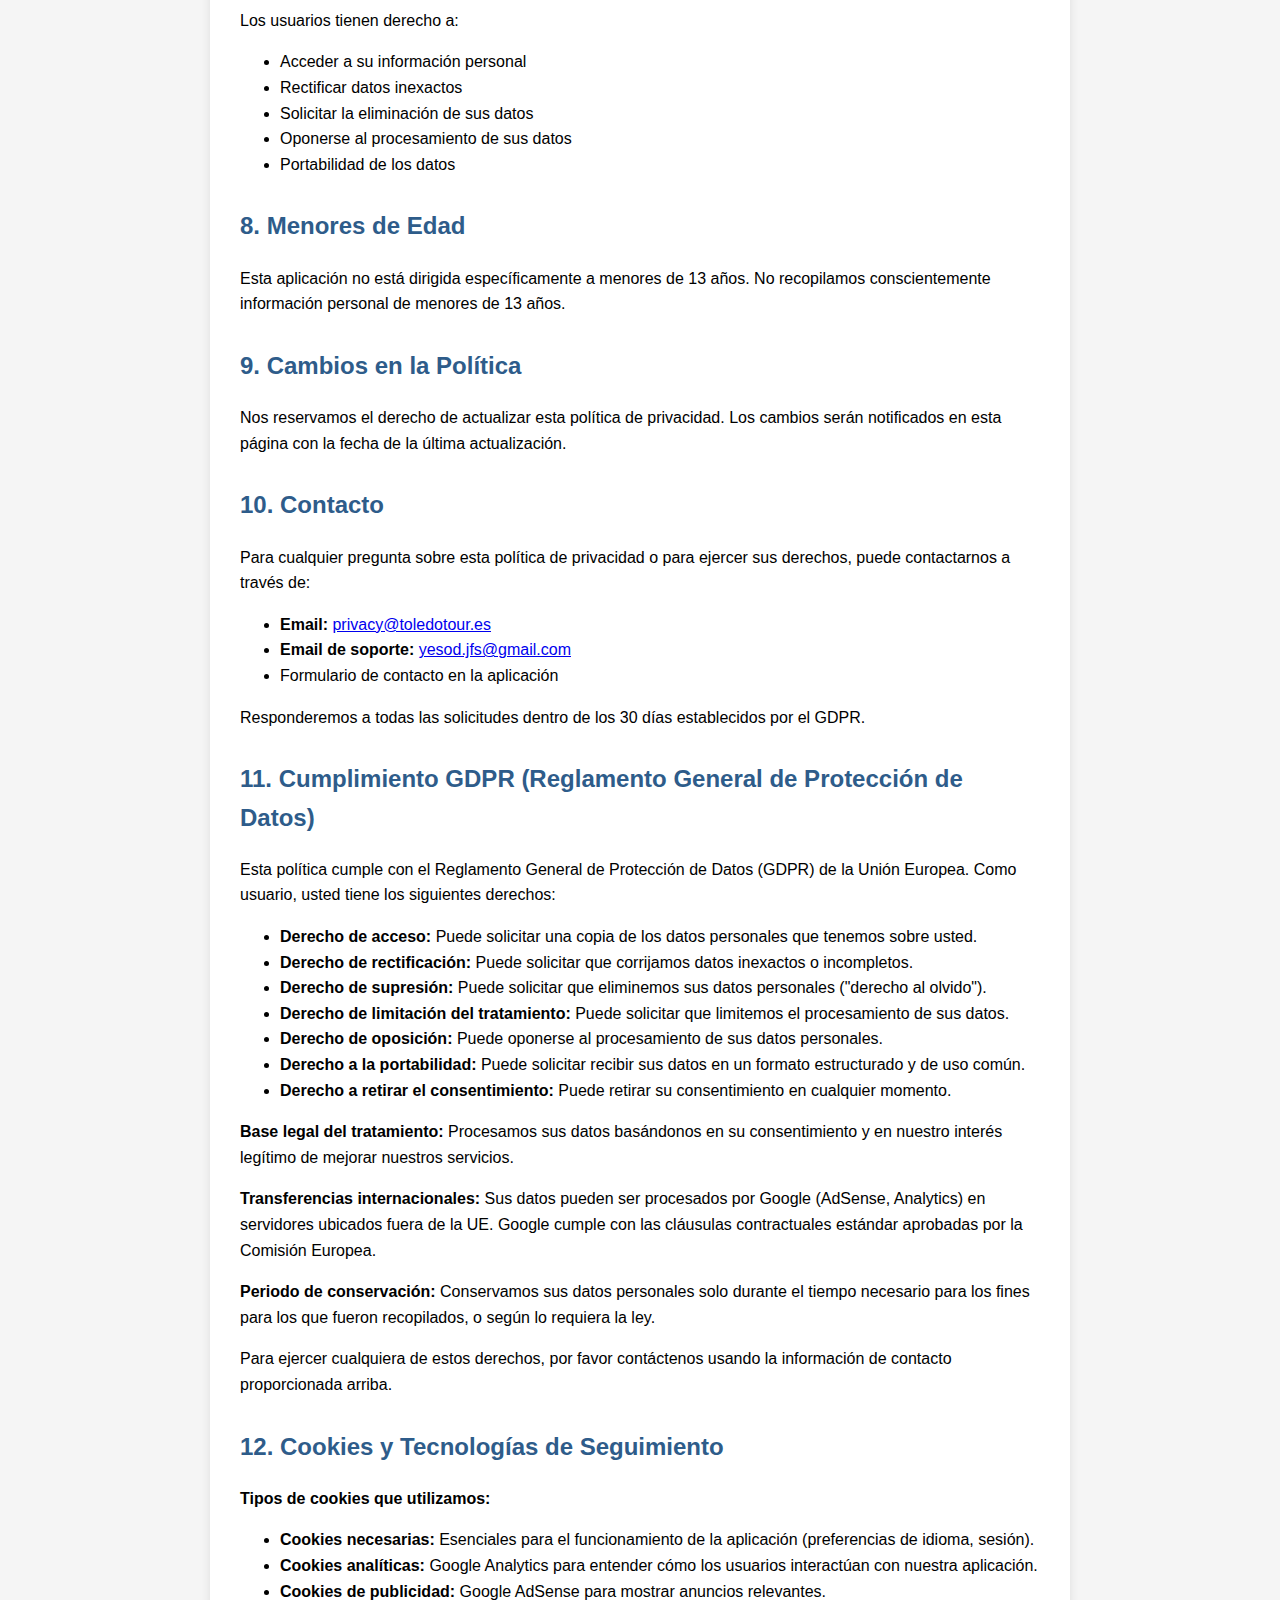
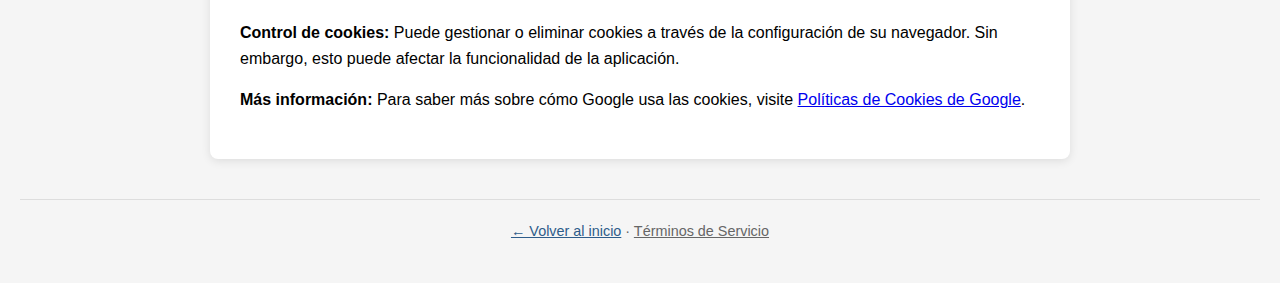
<file: web/privacy-policy.html>
<!DOCTYPE html>
<html lang="es">
<head>
    <meta charset="UTF-8">
    <meta name="viewport" content="width=device-width, initial-scale=1.0">
  <link rel="icon" type="image/svg+xml" href="favicon.svg"/>
    <title>Política de Privacidad - Toledo Tour</title>
    <style>
        body {
            font-family: 'Segoe UI', Tahoma, Geneva, Verdana, sans-serif;
            line-height: 1.6;
            margin: 0;
            padding: 20px;
            background-color: #f5f5f5;
        }
        .container {
            max-width: 800px;
            margin: 0 auto;
            background: white;
            padding: 30px;
            border-radius: 8px;
            box-shadow: 0 2px 10px rgba(0,0,0,0.1);
        }
        h1 {
            color: #2E5C8A;
            border-bottom: 3px solid #2E5C8A;
            padding-bottom: 10px;
        }
        h2 {
            color: #2E5C8A;
            margin-top: 30px;
        }
        .last-updated {
            background: #e8f4fd;
            padding: 10px;
            border-radius: 5px;
            margin-bottom: 20px;
        }
    </style>
</head>
<body>
    <div class="container">
        <h1>Política de Privacidad</h1>
        
        <div class="last-updated">
            <strong>Última actualización:</strong> 11 de noviembre de 2025
        </div>

        <h2>1. Información que Recopilamos</h2>
        <p>Toledo Tour recopila la siguiente información:</p>
        <ul>
            <li><strong>Información de uso:</strong> Páginas visitadas, tiempo de navegación, dispositivo utilizado</li>
            <li><strong>Información de ubicación:</strong> Solo cuando el usuario otorga permisos para funciones de navegación</li>
            <li><strong>Cookies y tecnologías similares:</strong> Para mejorar la experiencia del usuario y mostrar publicidad relevante</li>
            <li><strong>Información de contacto:</strong> Solo cuando el usuario nos contacta voluntariamente</li>
        </ul>

        <h2>2. Uso de Google AdSense</h2>
        <p>Esta aplicación utiliza Google AdSense para mostrar anuncios. Google AdSense utiliza cookies para mostrar anuncios basados en visitas previas a este sitio web u otros sitios web.</p>
        <p>Los usuarios pueden inhabilitar las cookies de publicidad personalizada visitando <a href="https://www.google.com/settings/ads" target="_blank">Configuración de anuncios de Google</a>.</p>

        <h2>3. Cómo Utilizamos la Información</h2>
        <p>Utilizamos la información recopilada para:</p>
        <ul>
            <li>Proporcionar y mejorar nuestros servicios</li>
            <li>Personalizar la experiencia del usuario</li>
            <li>Mostrar anuncios relevantes a través de Google AdSense</li>
            <li>Analizar el uso de la aplicación para mejoras futuras</li>
            <li>Responder a consultas y proporcionar soporte técnico</li>
        </ul>

        <h2>4. Compartir Información</h2>
        <p>No vendemos, intercambiamos ni transferimos su información personal a terceros, excepto:</p>
        <ul>
            <li>Google AdSense para mostrar anuncios personalizados</li>
            <li>Proveedores de servicios de análisis (Google Analytics)</li>
            <li>Cuando sea requerido por ley</li>
        </ul>

        <h2>5. Cookies</h2>
        <p>Utilizamos cookies para:</p>
        <ul>
            <li>Recordar preferencias del usuario (idioma, configuraciones)</li>
            <li>Analizar el tráfico del sitio web</li>
            <li>Mostrar anuncios personalizados a través de Google AdSense</li>
        </ul>
        <p>Los usuarios pueden configurar su navegador para rechazar cookies, aunque esto puede afectar la funcionalidad del sitio.</p>

        <h2>6. Seguridad de los Datos</h2>
        <p>Implementamos medidas de seguridad apropiadas para proteger la información personal contra acceso no autorizado, alteración, divulgación o destrucción.</p>

        <h2>7. Derechos del Usuario</h2>
        <p>Los usuarios tienen derecho a:</p>
        <ul>
            <li>Acceder a su información personal</li>
            <li>Rectificar datos inexactos</li>
            <li>Solicitar la eliminación de sus datos</li>
            <li>Oponerse al procesamiento de sus datos</li>
            <li>Portabilidad de los datos</li>
        </ul>

        <h2>8. Menores de Edad</h2>
        <p>Esta aplicación no está dirigida específicamente a menores de 13 años. No recopilamos conscientemente información personal de menores de 13 años.</p>

        <h2>9. Cambios en la Política</h2>
        <p>Nos reservamos el derecho de actualizar esta política de privacidad. Los cambios serán notificados en esta página con la fecha de la última actualización.</p>

        <h2>10. Contacto</h2>
        <p>Para cualquier pregunta sobre esta política de privacidad o para ejercer sus derechos, puede contactarnos a través de:</p>
        <ul>
            <li><strong>Email:</strong> <a href="mailto:privacy@toledotour.es">privacy@toledotour.es</a></li>
            <li><strong>Email de soporte:</strong> <a href="mailto:yesod.jfs@gmail.com">yesod.jfs@gmail.com</a></li>
            <li>Formulario de contacto en la aplicación</li>
        </ul>
        <p>Responderemos a todas las solicitudes dentro de los 30 días establecidos por el GDPR.</p>

        <h2>11. Cumplimiento GDPR (Reglamento General de Protección de Datos)</h2>
        <p>Esta política cumple con el Reglamento General de Protección de Datos (GDPR) de la Unión Europea. Como usuario, usted tiene los siguientes derechos:</p>
        <ul>
            <li><strong>Derecho de acceso:</strong> Puede solicitar una copia de los datos personales que tenemos sobre usted.</li>
            <li><strong>Derecho de rectificación:</strong> Puede solicitar que corrijamos datos inexactos o incompletos.</li>
            <li><strong>Derecho de supresión:</strong> Puede solicitar que eliminemos sus datos personales ("derecho al olvido").</li>
            <li><strong>Derecho de limitación del tratamiento:</strong> Puede solicitar que limitemos el procesamiento de sus datos.</li>
            <li><strong>Derecho de oposición:</strong> Puede oponerse al procesamiento de sus datos personales.</li>
            <li><strong>Derecho a la portabilidad:</strong> Puede solicitar recibir sus datos en un formato estructurado y de uso común.</li>
            <li><strong>Derecho a retirar el consentimiento:</strong> Puede retirar su consentimiento en cualquier momento.</li>
        </ul>
        <p><strong>Base legal del tratamiento:</strong> Procesamos sus datos basándonos en su consentimiento y en nuestro interés legítimo de mejorar nuestros servicios.</p>
        <p><strong>Transferencias internacionales:</strong> Sus datos pueden ser procesados por Google (AdSense, Analytics) en servidores ubicados fuera de la UE. Google cumple con las cláusulas contractuales estándar aprobadas por la Comisión Europea.</p>
        <p><strong>Periodo de conservación:</strong> Conservamos sus datos personales solo durante el tiempo necesario para los fines para los que fueron recopilados, o según lo requiera la ley.</p>
        <p>Para ejercer cualquiera de estos derechos, por favor contáctenos usando la información de contacto proporcionada arriba.</p>

        <h2>12. Cookies y Tecnologías de Seguimiento</h2>
        <p><strong>Tipos de cookies que utilizamos:</strong></p>
        <ul>
            <li><strong>Cookies necesarias:</strong> Esenciales para el funcionamiento de la aplicación (preferencias de idioma, sesión).</li>
            <li><strong>Cookies analíticas:</strong> Google Analytics para entender cómo los usuarios interactúan con nuestra aplicación.</li>
            <li><strong>Cookies de publicidad:</strong> Google AdSense para mostrar anuncios relevantes.</li>
        </ul>
        <p><strong>Control de cookies:</strong> Puede gestionar o eliminar cookies a través de la configuración de su navegador. Sin embargo, esto puede afectar la funcionalidad de la aplicación.</p>
        <p><strong>Más información:</strong> Para saber más sobre cómo Google usa las cookies, visite <a href="https://policies.google.com/technologies/cookies" target="_blank">Políticas de Cookies de Google</a>.</p>
    </div>
    <div style="text-align:center;margin:40px 0 20px;padding-top:20px;border-top:1px solid #ddd;color:#666;font-size:0.9rem">
      <a href="/" style="color:#2E5C8A">← Volver al inicio</a> · <a href="/terms-of-service" style="color:#666">Términos de Servicio</a>
    </div>
</file>
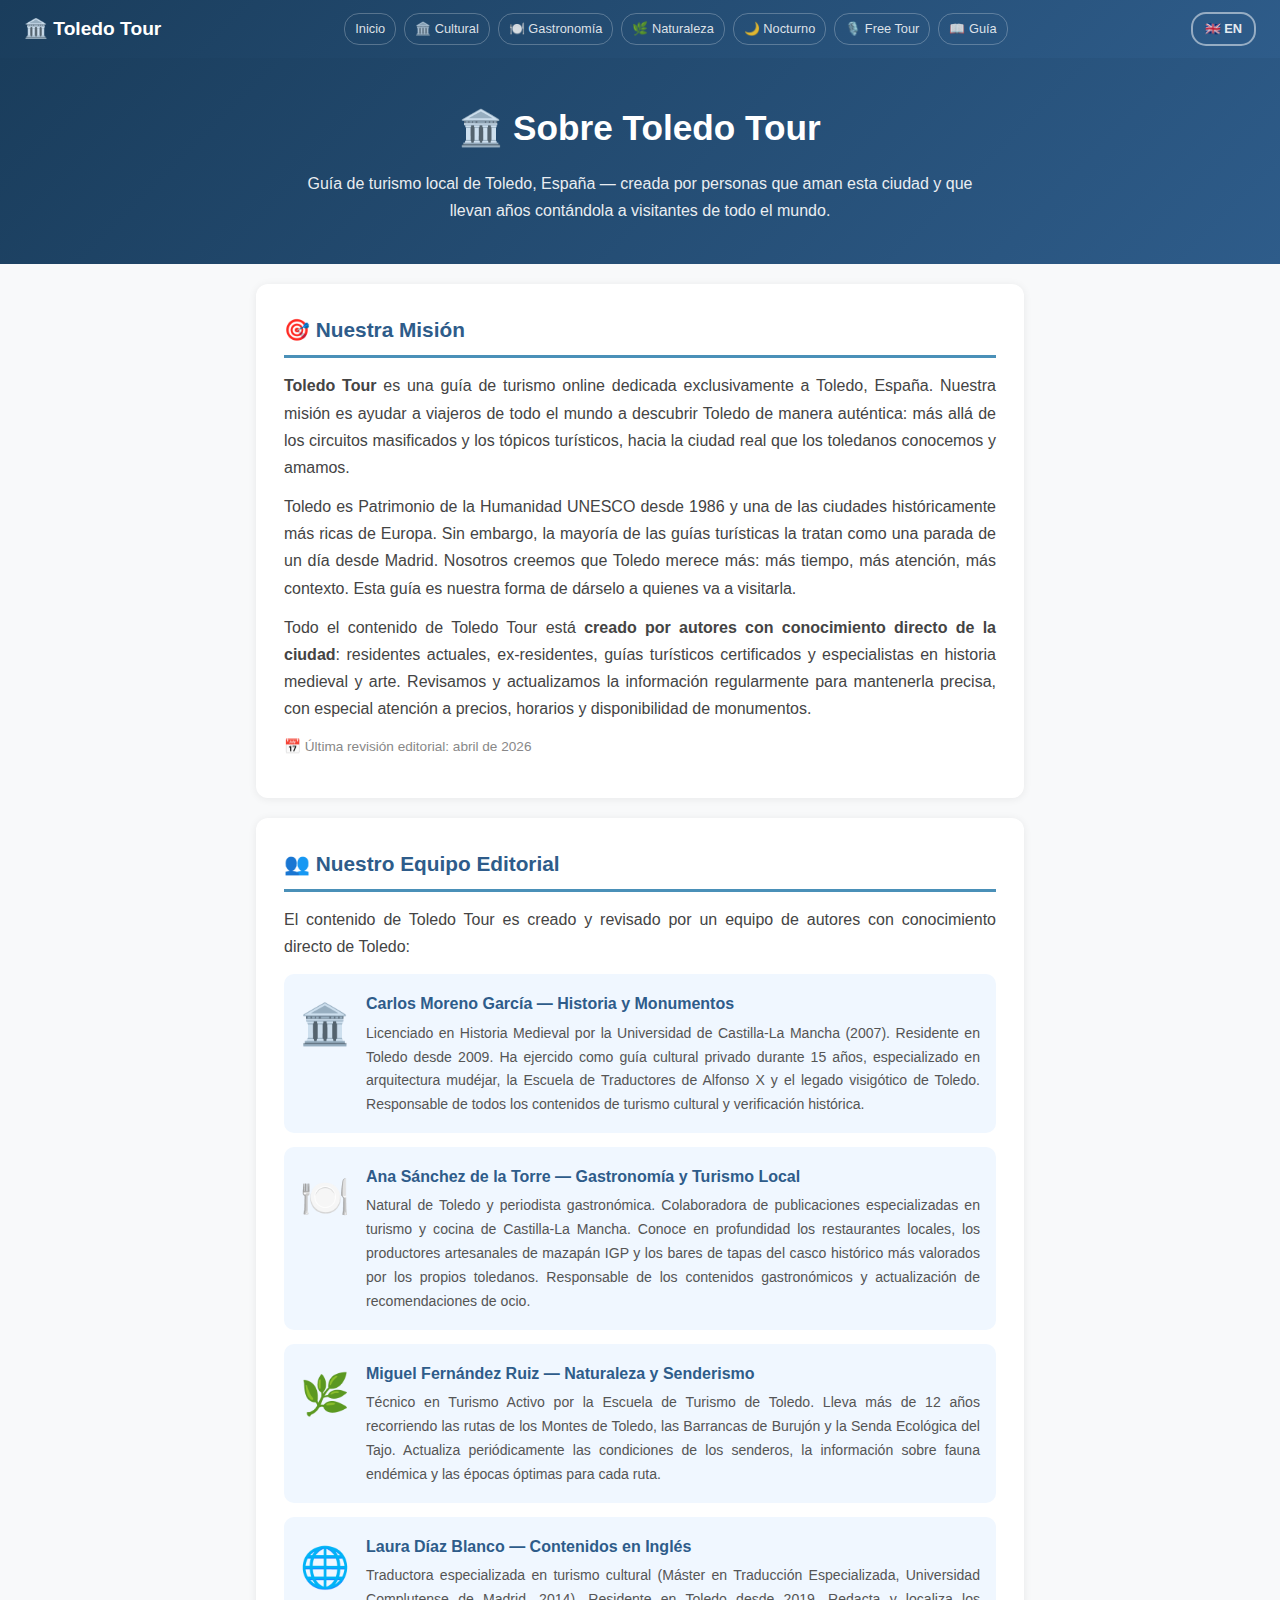
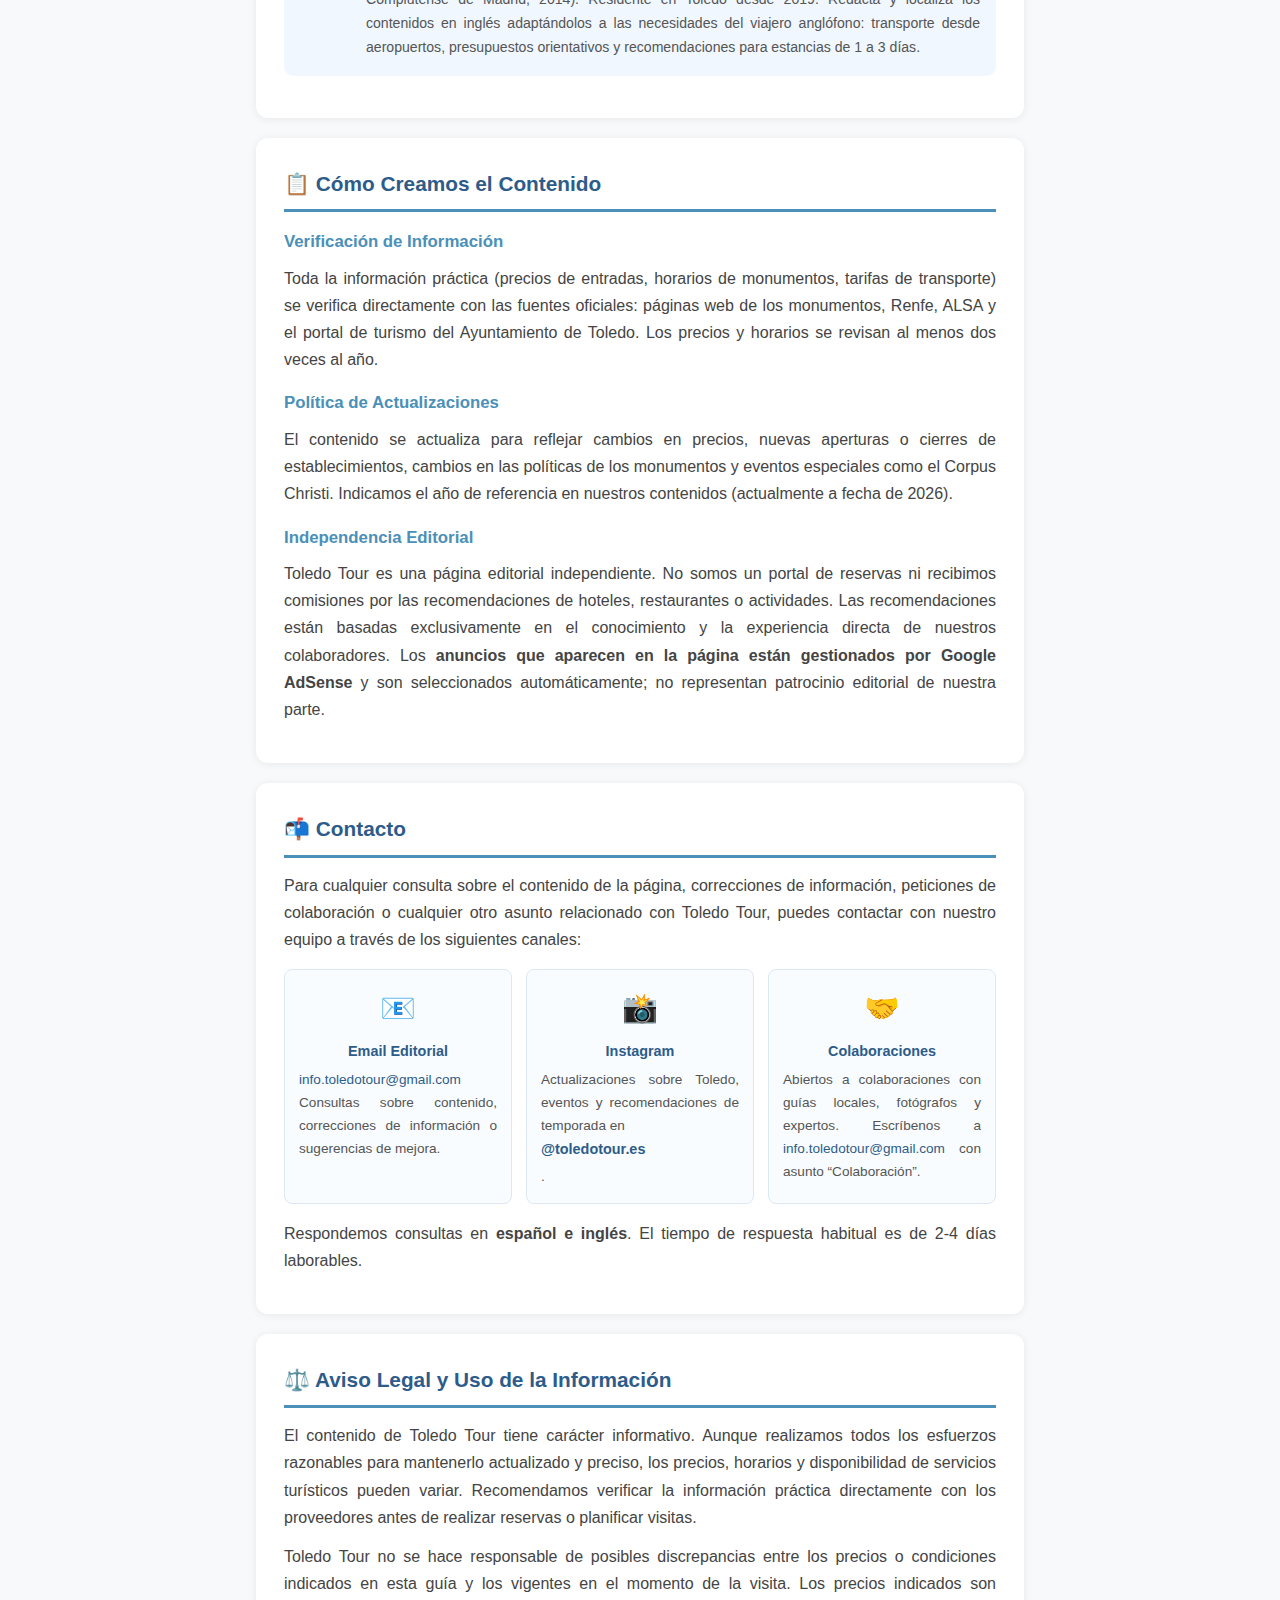
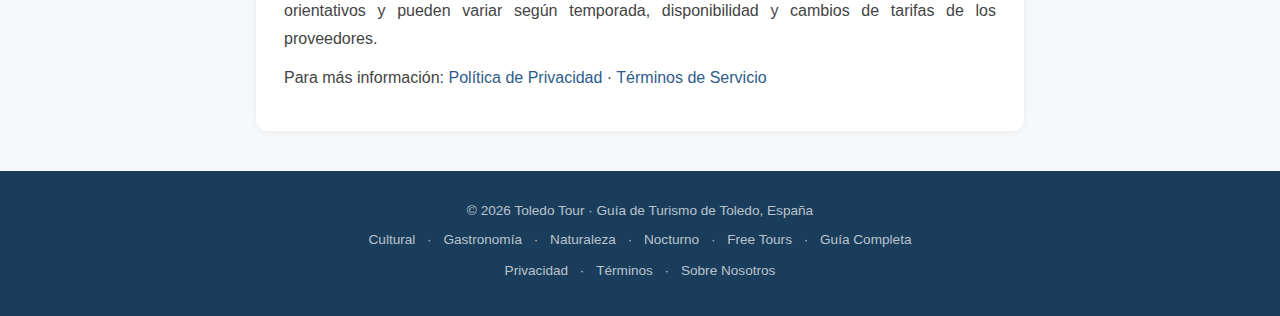
<file: web/sobre-nosotros.html>
<!DOCTYPE html>
<html lang="es">
<head>
  <meta charset="UTF-8">
  <meta name="viewport" content="width=device-width, initial-scale=1.0">
  <meta name="description" content="Sobre Toledo Tour: quiénes somos, nuestra misión, cómo creamos el contenido y cómo contactar con nuestro equipo editorial.">
  <meta name="robots" content="index, follow">
  <link rel="canonical" href="https://toledotour.es/sobre-nosotros">
  <link rel="alternate" hreflang="es" href="https://toledotour.es/sobre-nosotros">
  <link rel="alternate" hreflang="en" href="https://toledotour.es/en/about">
  <link rel="icon" type="image/svg+xml" href="favicon.svg"/>
  <title>Sobre Nosotros — Toledo Tour | Guía de Turismo de Toledo</title>
  <script async src="https://pagead2.googlesyndication.com/pagead/js/adsbygoogle.js?client=ca-pub-3765163856747312" crossorigin="anonymous"></script>
  <style>
    *{box-sizing:border-box;margin:0;padding:0}
    body{font-family:"Segoe UI",Tahoma,Geneva,Verdana,sans-serif;line-height:1.7;color:#333;background:#f8f9fa}
    a{color:#2E5C8A;text-decoration:none} a:hover{text-decoration:underline}
    .site-nav{background:linear-gradient(135deg,#1a3d5c,#2E5C8A);padding:12px 24px;display:flex;align-items:center;justify-content:space-between;flex-wrap:wrap;gap:10px}
    .nav-logo{color:white;font-size:1.2rem;font-weight:700}
    .nav-links{display:flex;gap:8px;flex-wrap:wrap}
    .nav-links a{color:rgba(255,255,255,0.85);font-size:0.8rem;padding:4px 10px;border-radius:15px;border:1px solid rgba(255,255,255,0.25)}
    .nav-links a:hover{background:rgba(255,255,255,0.2);text-decoration:none;color:white}
    .page-hero{color:white;padding:40px 24px;text-align:center;background:linear-gradient(135deg,#1a3d5c,#2E5C8A)}
    .page-hero h1{font-size:clamp(1.6rem,3.5vw,2.2rem);font-weight:800;margin-bottom:12px}
    .page-hero p{max-width:700px;margin:0 auto;opacity:0.9;font-size:1rem}
    .container{max-width:800px;margin:0 auto;padding:0 16px}
    .cb{background:white;border-radius:12px;padding:28px;margin:20px 0;box-shadow:0 1px 8px rgba(0,0,0,0.07)}
    .cb h2{color:#2E5C8A;font-size:1.3rem;margin-bottom:14px;border-bottom:3px solid #4A90B8;padding-bottom:8px}
    .cb h3{color:#4A90B8;font-size:1.05rem;margin:16px 0 8px}
    .cb p{color:#444;margin-bottom:12px;text-align:justify}
    .cb ul{color:#444;padding-left:20px;margin-bottom:14px} .cb ul li{margin-bottom:8px}
    .team-card{display:flex;gap:16px;align-items:flex-start;padding:16px;background:#f0f7ff;border-radius:10px;margin:14px 0}
    .team-icon{font-size:2.5rem;flex-shrink:0}
    .team-info strong{display:block;color:#2E5C8A;font-size:1rem;margin-bottom:4px}
    .team-info p{margin:0;font-size:0.88rem;color:#555}
    .contact-grid{display:grid;grid-template-columns:repeat(auto-fill,minmax(220px,1fr));gap:14px;margin:16px 0}
    .contact-item{background:#f8fcff;border:1px solid #dde8f5;border-radius:8px;padding:14px;text-align:center}
    .contact-item .ci-icon{font-size:1.8rem;display:block;margin-bottom:6px}
    .contact-item strong{display:block;color:#2E5C8A;font-size:0.9rem;margin-bottom:4px}
    .contact-item p{margin:0;font-size:0.85rem;color:#555}
    .ad-unit{min-height:90px;margin:24px 0;overflow:hidden}
    .footer-simple{background:#1a3d5c;color:rgba(255,255,255,0.7);padding:28px 24px;text-align:center;margin-top:40px;font-size:0.85rem}
    .footer-simple a{color:rgba(255,255,255,0.7);margin:0 8px}
    .footer-simple p{margin-bottom:6px}
    .lang-btn{color:rgba(255,255,255,0.9);font-size:0.8rem;padding:4px 12px;border-radius:15px;border:2px solid rgba(255,255,255,0.5);font-weight:700;white-space:nowrap;text-decoration:none}
  </style>
  <script type="application/ld+json">{"@context":"https://schema.org","@type":"Organization","@id":"https://toledotour.es/#organization","name":"Toledo Tour","url":"https://toledotour.es/","email":"info.toledotour@gmail.com","logo":{"@type":"ImageObject","url":"https://toledotour.es/favicon.svg"},"sameAs":["https://www.instagram.com/toledotour.es"],"employee":[{"@type":"Person","name":"Carlos Moreno García","jobTitle":"Especialista en Historia y Monumentos","description":"Licenciado en Historia Medieval, UCLM 2007, 15 años de experiencia"},{"@type":"Person","name":"Ana Sánchez de la Torre","jobTitle":"Gastronomía y Turismo Local","description":"Periodista gastronómica, natural de Toledo"},{"@type":"Person","name":"Miguel Fernández Ruiz","jobTitle":"Naturaleza y Senderismo","description":"Técnico en Turismo Activo, 12 años de experiencia"},{"@type":"Person","name":"Laura Díaz Blanco","jobTitle":"Contenidos en Inglés","description":"Máster en Traducción, UCM 2014, residente en Toledo desde 2019"}]}</script>
</head>
<body>

<nav class="site-nav">
  <a href="/" class="nav-logo">🏛️ Toledo Tour</a>
  <div class="nav-links">
    <a href="/">Inicio</a>
    <a href="/turismo-cultural">🏛️ Cultural</a>
    <a href="/gastronomia">🍽️ Gastronomía</a>
    <a href="/naturaleza">🌿 Naturaleza</a>
    <a href="/vida-nocturna">🌙 Nocturno</a>
    <a href="/free-tour">🎙️ Free Tour</a>
    <a href="/guia-completa-toledo">📖 Guía</a>
  </div>
  <a href="/en/about" class="lang-btn">🇬🇧 EN</a>
</nav>

<div class="page-hero">
  <h1>🏛️ Sobre Toledo Tour</h1>
  <p>Guía de turismo local de Toledo, España — creada por personas que aman esta ciudad y que llevan años contándola a visitantes de todo el mundo.</p>
</div>

<div class="container">

  <div class="cb">
    <h2>🎯 Nuestra Misión</h2>
    <p><strong>Toledo Tour</strong> es una guía de turismo online dedicada exclusivamente a Toledo, España. Nuestra misión es ayudar a viajeros de todo el mundo a descubrir Toledo de manera auténtica: más allá de los circuitos masificados y los tópicos turísticos, hacia la ciudad real que los toledanos conocemos y amamos.</p>
    <p>Toledo es Patrimonio de la Humanidad UNESCO desde 1986 y una de las ciudades históricamente más ricas de Europa. Sin embargo, la mayoría de las guías turísticas la tratan como una parada de un día desde Madrid. Nosotros creemos que Toledo merece más: más tiempo, más atención, más contexto. Esta guía es nuestra forma de dárselo a quienes va a visitarla.</p>
    <p>Todo el contenido de Toledo Tour está <strong>creado por autores con conocimiento directo de la ciudad</strong>: residentes actuales, ex-residentes, guías turísticos certificados y especialistas en historia medieval y arte. Revisamos y actualizamos la información regularmente para mantenerla precisa, con especial atención a precios, horarios y disponibilidad de monumentos.</p>
    <p style="font-size:0.85rem;color:#888;margin-top:8px">📅 Última revisión editorial: abril de 2026</p>
  </div>

  <div class="cb">
    <h2>👥 Nuestro Equipo Editorial</h2>
    <p>El contenido de Toledo Tour es creado y revisado por un equipo de autores con conocimiento directo de Toledo:</p>

    <div class="team-card">
      <span class="team-icon">🏛️</span>
      <div class="team-info">
        <strong>Carlos Moreno García — Historia y Monumentos</strong>
        <p>Licenciado en Historia Medieval por la Universidad de Castilla-La Mancha (2007). Residente en Toledo desde 2009. Ha ejercido como guía cultural privado durante 15 años, especializado en arquitectura mudéjar, la Escuela de Traductores de Alfonso X y el legado visigótico de Toledo. Responsable de todos los contenidos de turismo cultural y verificación histórica.</p>
      </div>
    </div>

    <div class="team-card">
      <span class="team-icon">🍽️</span>
      <div class="team-info">
        <strong>Ana Sánchez de la Torre — Gastronomía y Turismo Local</strong>
        <p>Natural de Toledo y periodista gastronómica. Colaboradora de publicaciones especializadas en turismo y cocina de Castilla-La Mancha. Conoce en profundidad los restaurantes locales, los productores artesanales de mazapán IGP y los bares de tapas del casco histórico más valorados por los propios toledanos. Responsable de los contenidos gastronómicos y actualización de recomendaciones de ocio.</p>
      </div>
    </div>

    <div class="team-card">
      <span class="team-icon">🌿</span>
      <div class="team-info">
        <strong>Miguel Fernández Ruiz — Naturaleza y Senderismo</strong>
        <p>Técnico en Turismo Activo por la Escuela de Turismo de Toledo. Lleva más de 12 años recorriendo las rutas de los Montes de Toledo, las Barrancas de Burujón y la Senda Ecológica del Tajo. Actualiza periódicamente las condiciones de los senderos, la información sobre fauna endémica y las épocas óptimas para cada ruta.</p>
      </div>
    </div>

    <div class="team-card">
      <span class="team-icon">🌐</span>
      <div class="team-info">
        <strong>Laura Díaz Blanco — Contenidos en Inglés</strong>
        <p>Traductora especializada en turismo cultural (Máster en Traducción Especializada, Universidad Complutense de Madrid, 2014). Residente en Toledo desde 2019. Redacta y localiza los contenidos en inglés adaptándolos a las necesidades del viajero anglófono: transporte desde aeropuertos, presupuestos orientativos y recomendaciones para estancias de 1 a 3 días.</p>
      </div>
    </div>
  </div>

  <div class="cb">
    <h2>📋 Cómo Creamos el Contenido</h2>
    <h3>Verificación de Información</h3>
    <p>Toda la información práctica (precios de entradas, horarios de monumentos, tarifas de transporte) se verifica directamente con las fuentes oficiales: páginas web de los monumentos, Renfe, ALSA y el portal de turismo del Ayuntamiento de Toledo. Los precios y horarios se revisan al menos dos veces al año.</p>

    <h3>Política de Actualizaciones</h3>
    <p>El contenido se actualiza para reflejar cambios en precios, nuevas aperturas o cierres de establecimientos, cambios en las políticas de los monumentos y eventos especiales como el Corpus Christi. Indicamos el año de referencia en nuestros contenidos (actualmente a fecha de 2026).</p>

    <h3>Independencia Editorial</h3>
    <p>Toledo Tour es una página editorial independiente. No somos un portal de reservas ni recibimos comisiones por las recomendaciones de hoteles, restaurantes o actividades. Las recomendaciones están basadas exclusivamente en el conocimiento y la experiencia directa de nuestros colaboradores. Los <strong>anuncios que aparecen en la página están gestionados por Google AdSense</strong> y son seleccionados automáticamente; no representan patrocinio editorial de nuestra parte.</p>
  </div>

  <div class="cb">
    <h2>📬 Contacto</h2>
    <p>Para cualquier consulta sobre el contenido de la página, correcciones de información, peticiones de colaboración o cualquier otro asunto relacionado con Toledo Tour, puedes contactar con nuestro equipo a través de los siguientes canales:</p>

    <div class="contact-grid">
      <div class="contact-item">
        <span class="ci-icon">📧</span>
        <strong>Email Editorial</strong>
        <p><a href="mailto:info.toledotour@gmail.com">info.toledotour@gmail.com</a><br>Consultas sobre contenido, correcciones de información o sugerencias de mejora.</p>
      </div>
      <div class="contact-item">
        <span class="ci-icon">📸</span>
        <strong>Instagram</strong>
        <p>Actualizaciones sobre Toledo, eventos y recomendaciones de temporada en <strong>@toledotour.es</strong>.</p>
      </div>
      <div class="contact-item">
        <span class="ci-icon">🤝</span>
        <strong>Colaboraciones</strong>
        <p>Abiertos a colaboraciones con guías locales, fotógrafos y expertos. Escríbenos a <a href="mailto:info.toledotour@gmail.com">info.toledotour@gmail.com</a> con asunto “Colaboración”.</p>
      </div>
    </div>

    <p>Respondemos consultas en <strong>español e inglés</strong>. El tiempo de respuesta habitual es de 2-4 días laborables.</p>
  </div>

  <div class="cb">
    <h2>⚖️ Aviso Legal y Uso de la Información</h2>
    <p>El contenido de Toledo Tour tiene carácter informativo. Aunque realizamos todos los esfuerzos razonables para mantenerlo actualizado y preciso, los precios, horarios y disponibilidad de servicios turísticos pueden variar. Recomendamos verificar la información práctica directamente con los proveedores antes de realizar reservas o planificar visitas.</p>
    <p>Toledo Tour no se hace responsable de posibles discrepancias entre los precios o condiciones indicados en esta guía y los vigentes en el momento de la visita. Los precios indicados son orientativos y pueden variar según temporada, disponibilidad y cambios de tarifas de los proveedores.</p>
    <p>Para más información: <a href="/privacy-policy">Política de Privacidad</a> · <a href="/terms-of-service">Términos de Servicio</a></p>
  </div>

</div>

<footer class="footer-simple">
  <p>© 2026 Toledo Tour · Guía de Turismo de Toledo, España</p>
  <p>
    <a href="/turismo-cultural">Cultural</a> ·
    <a href="/gastronomia">Gastronomía</a> ·
    <a href="/naturaleza">Naturaleza</a> ·
    <a href="/vida-nocturna">Nocturno</a> ·
    <a href="/free-tour">Free Tours</a> ·
    <a href="/guia-completa-toledo">Guía Completa</a>
  </p>
  <p style="margin-top:8px"><a href="/privacy-policy">Privacidad</a> · <a href="/terms-of-service">Términos</a> · <a href="/sobre-nosotros">Sobre Nosotros</a></p>
</footer>
</body>
</html>
</file>
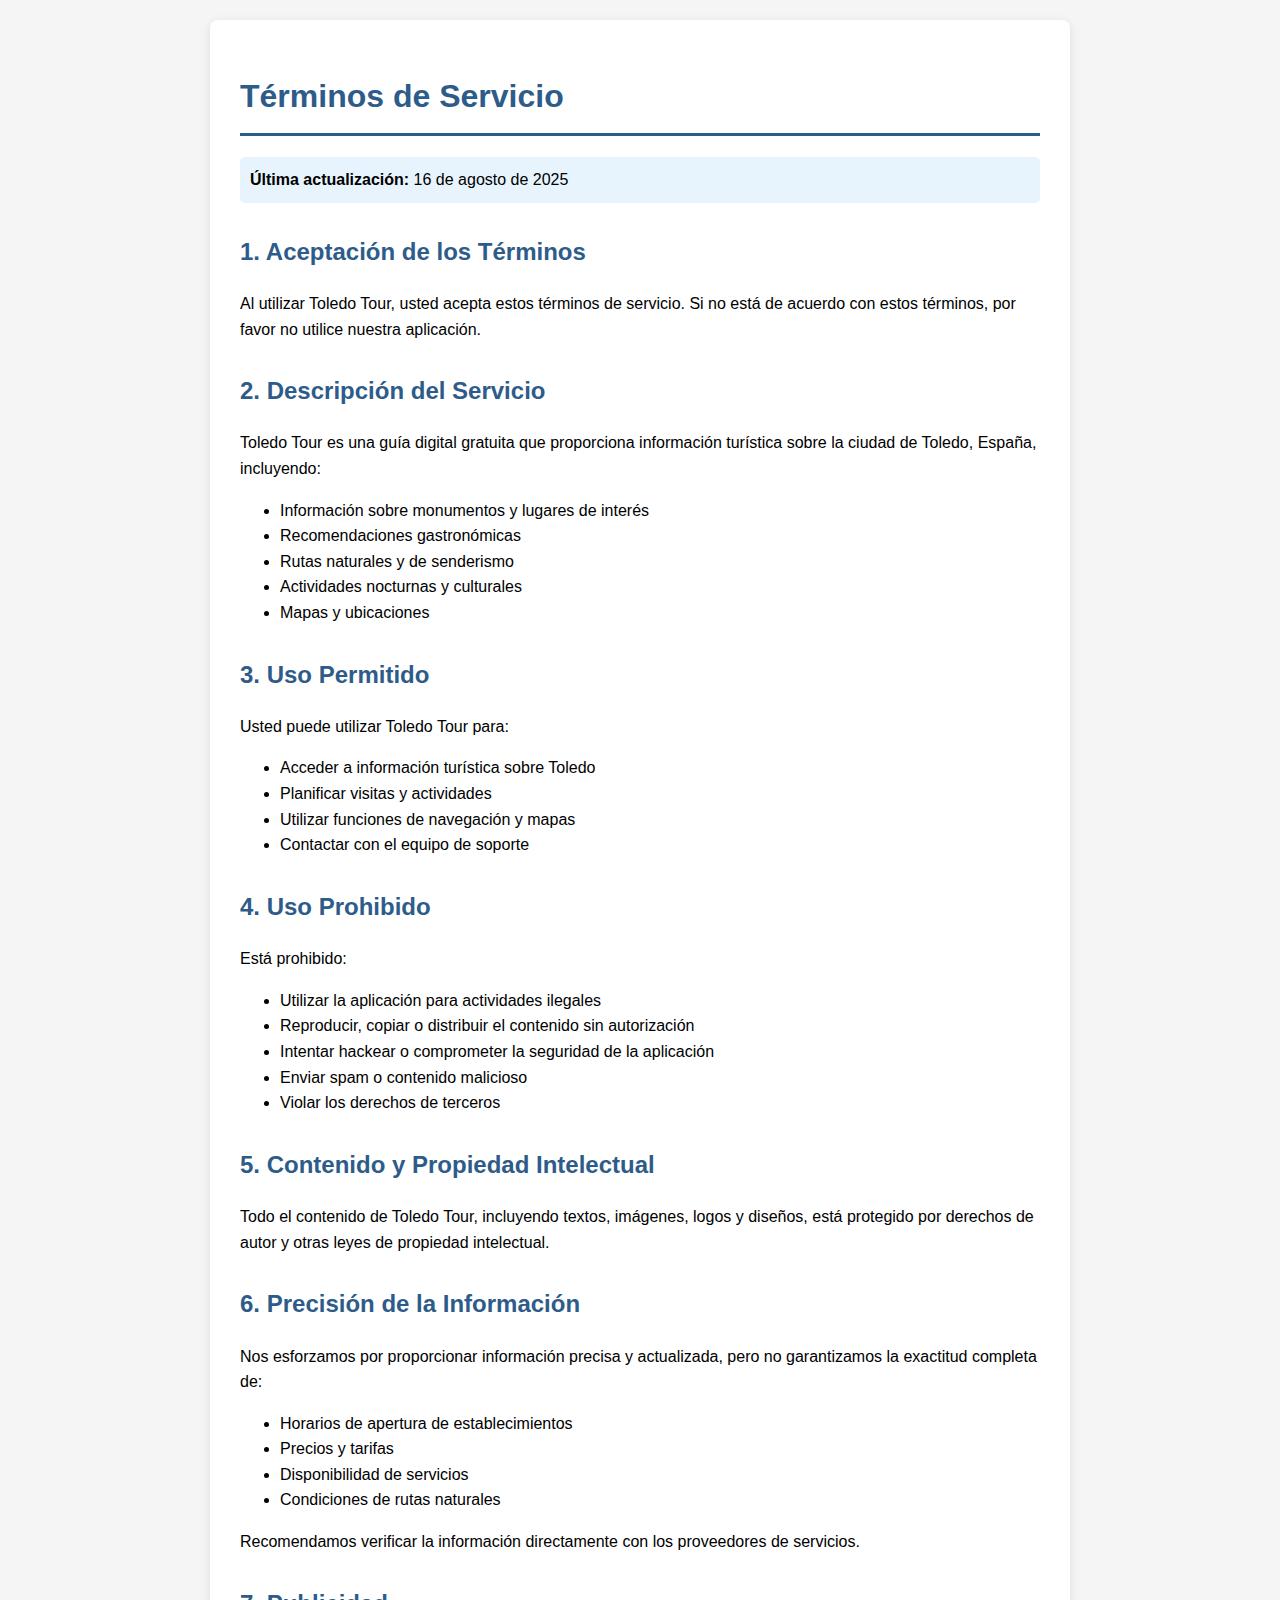
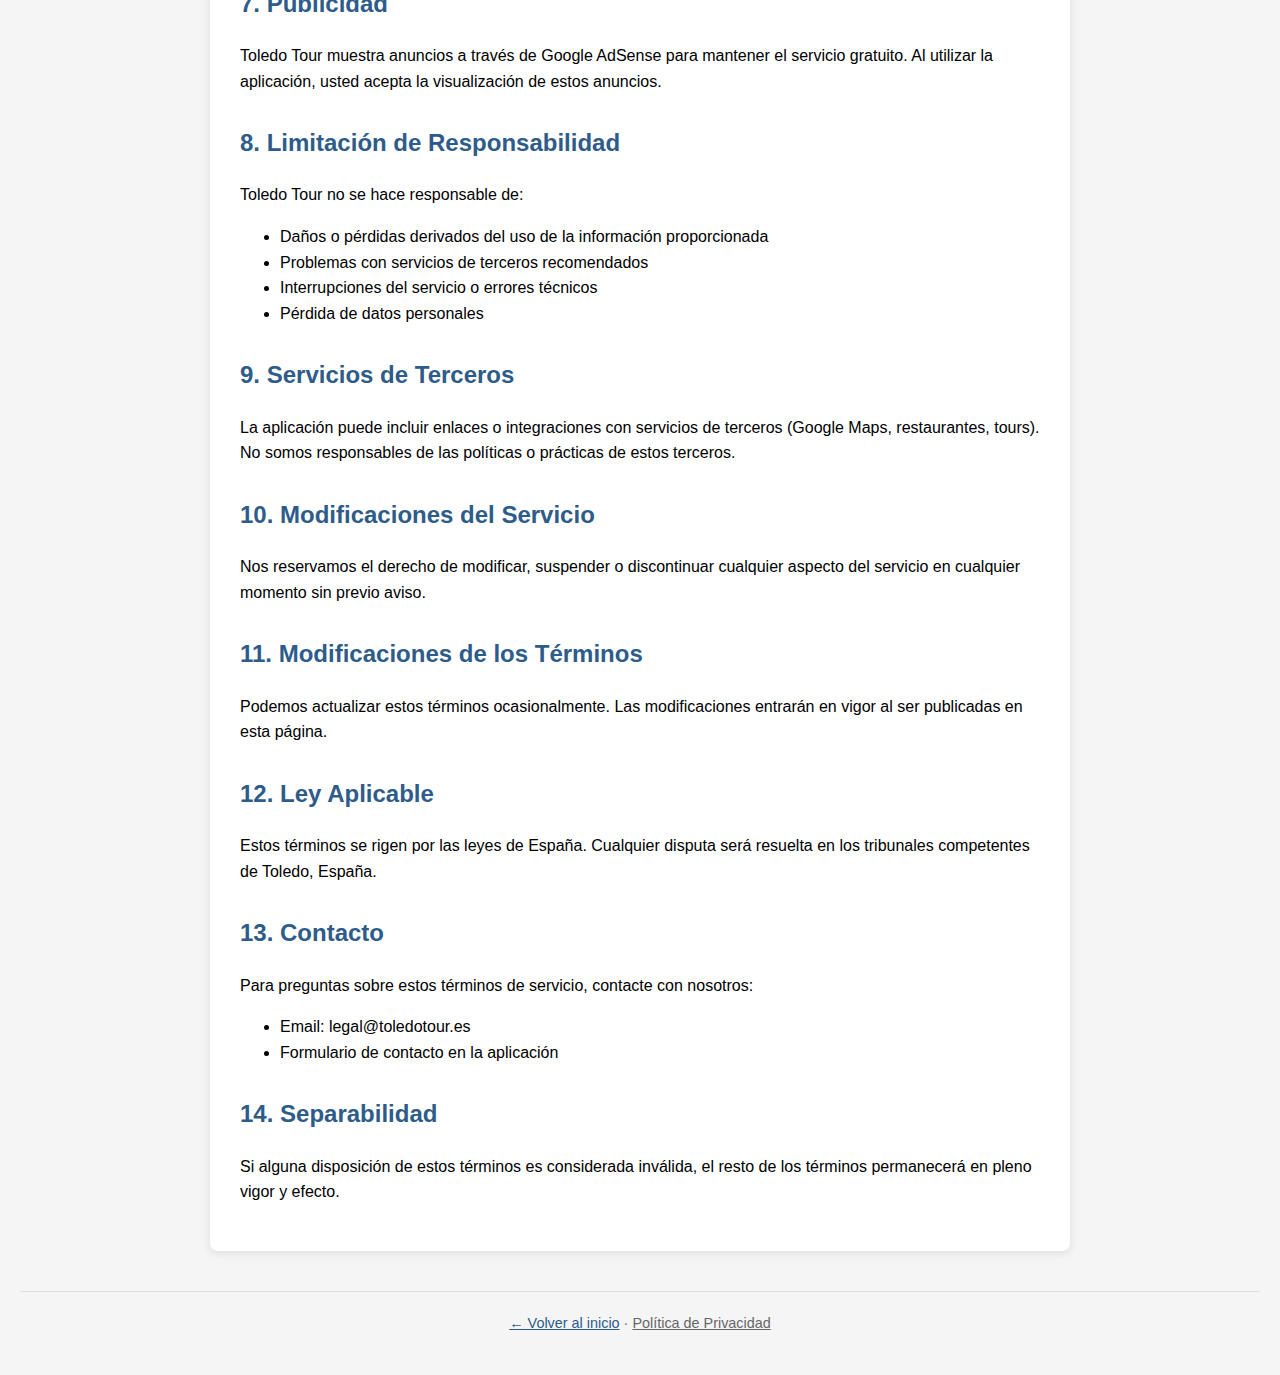
<file: web/terms-of-service.html>
<!DOCTYPE html>
<html lang="es">
<head>
    <meta charset="UTF-8">
    <meta name="viewport" content="width=device-width, initial-scale=1.0">
  <link rel="icon" type="image/svg+xml" href="favicon.svg"/>
    <title>Términos de Servicio - Toledo Tour</title>
    <style>
        body {
            font-family: 'Segoe UI', Tahoma, Geneva, Verdana, sans-serif;
            line-height: 1.6;
            margin: 0;
            padding: 20px;
            background-color: #f5f5f5;
        }
        .container {
            max-width: 800px;
            margin: 0 auto;
            background: white;
            padding: 30px;
            border-radius: 8px;
            box-shadow: 0 2px 10px rgba(0,0,0,0.1);
        }
        h1 {
            color: #2E5C8A;
            border-bottom: 3px solid #2E5C8A;
            padding-bottom: 10px;
        }
        h2 {
            color: #2E5C8A;
            margin-top: 30px;
        }
        .last-updated {
            background: #e8f4fd;
            padding: 10px;
            border-radius: 5px;
            margin-bottom: 20px;
        }
    </style>
</head>
<body>
    <div class="container">
        <h1>Términos de Servicio</h1>
        
        <div class="last-updated">
            <strong>Última actualización:</strong> 16 de agosto de 2025
        </div>

        <h2>1. Aceptación de los Términos</h2>
        <p>Al utilizar Toledo Tour, usted acepta estos términos de servicio. Si no está de acuerdo con estos términos, por favor no utilice nuestra aplicación.</p>

        <h2>2. Descripción del Servicio</h2>
        <p>Toledo Tour es una guía digital gratuita que proporciona información turística sobre la ciudad de Toledo, España, incluyendo:</p>
        <ul>
            <li>Información sobre monumentos y lugares de interés</li>
            <li>Recomendaciones gastronómicas</li>
            <li>Rutas naturales y de senderismo</li>
            <li>Actividades nocturnas y culturales</li>
            <li>Mapas y ubicaciones</li>
        </ul>

        <h2>3. Uso Permitido</h2>
        <p>Usted puede utilizar Toledo Tour para:</p>
        <ul>
            <li>Acceder a información turística sobre Toledo</li>
            <li>Planificar visitas y actividades</li>
            <li>Utilizar funciones de navegación y mapas</li>
            <li>Contactar con el equipo de soporte</li>
        </ul>

        <h2>4. Uso Prohibido</h2>
        <p>Está prohibido:</p>
        <ul>
            <li>Utilizar la aplicación para actividades ilegales</li>
            <li>Reproducir, copiar o distribuir el contenido sin autorización</li>
            <li>Intentar hackear o comprometer la seguridad de la aplicación</li>
            <li>Enviar spam o contenido malicioso</li>
            <li>Violar los derechos de terceros</li>
        </ul>

        <h2>5. Contenido y Propiedad Intelectual</h2>
        <p>Todo el contenido de Toledo Tour, incluyendo textos, imágenes, logos y diseños, está protegido por derechos de autor y otras leyes de propiedad intelectual.</p>

        <h2>6. Precisión de la Información</h2>
        <p>Nos esforzamos por proporcionar información precisa y actualizada, pero no garantizamos la exactitud completa de:</p>
        <ul>
            <li>Horarios de apertura de establecimientos</li>
            <li>Precios y tarifas</li>
            <li>Disponibilidad de servicios</li>
            <li>Condiciones de rutas naturales</li>
        </ul>
        <p>Recomendamos verificar la información directamente con los proveedores de servicios.</p>

        <h2>7. Publicidad</h2>
        <p>Toledo Tour muestra anuncios a través de Google AdSense para mantener el servicio gratuito. Al utilizar la aplicación, usted acepta la visualización de estos anuncios.</p>

        <h2>8. Limitación de Responsabilidad</h2>
        <p>Toledo Tour no se hace responsable de:</p>
        <ul>
            <li>Daños o pérdidas derivados del uso de la información proporcionada</li>
            <li>Problemas con servicios de terceros recomendados</li>
            <li>Interrupciones del servicio o errores técnicos</li>
            <li>Pérdida de datos personales</li>
        </ul>

        <h2>9. Servicios de Terceros</h2>
        <p>La aplicación puede incluir enlaces o integraciones con servicios de terceros (Google Maps, restaurantes, tours). No somos responsables de las políticas o prácticas de estos terceros.</p>

        <h2>10. Modificaciones del Servicio</h2>
        <p>Nos reservamos el derecho de modificar, suspender o discontinuar cualquier aspecto del servicio en cualquier momento sin previo aviso.</p>

        <h2>11. Modificaciones de los Términos</h2>
        <p>Podemos actualizar estos términos ocasionalmente. Las modificaciones entrarán en vigor al ser publicadas en esta página.</p>

        <h2>12. Ley Aplicable</h2>
        <p>Estos términos se rigen por las leyes de España. Cualquier disputa será resuelta en los tribunales competentes de Toledo, España.</p>

        <h2>13. Contacto</h2>
        <p>Para preguntas sobre estos términos de servicio, contacte con nosotros:</p>
        <ul>
            <li>Email: legal@toledotour.es</li>
            <li>Formulario de contacto en la aplicación</li>
        </ul>

        <h2>14. Separabilidad</h2>
        <p>Si alguna disposición de estos términos es considerada inválida, el resto de los términos permanecerá en pleno vigor y efecto.</p>
    </div>
    <div style="text-align:center;margin:40px 0 20px;padding-top:20px;border-top:1px solid #ddd;color:#666;font-size:0.9rem">
      <a href="/" style="color:#2E5C8A">← Volver al inicio</a> · <a href="privacy-policy.html" style="color:#666">Política de Privacidad</a>
    </div>
</file>
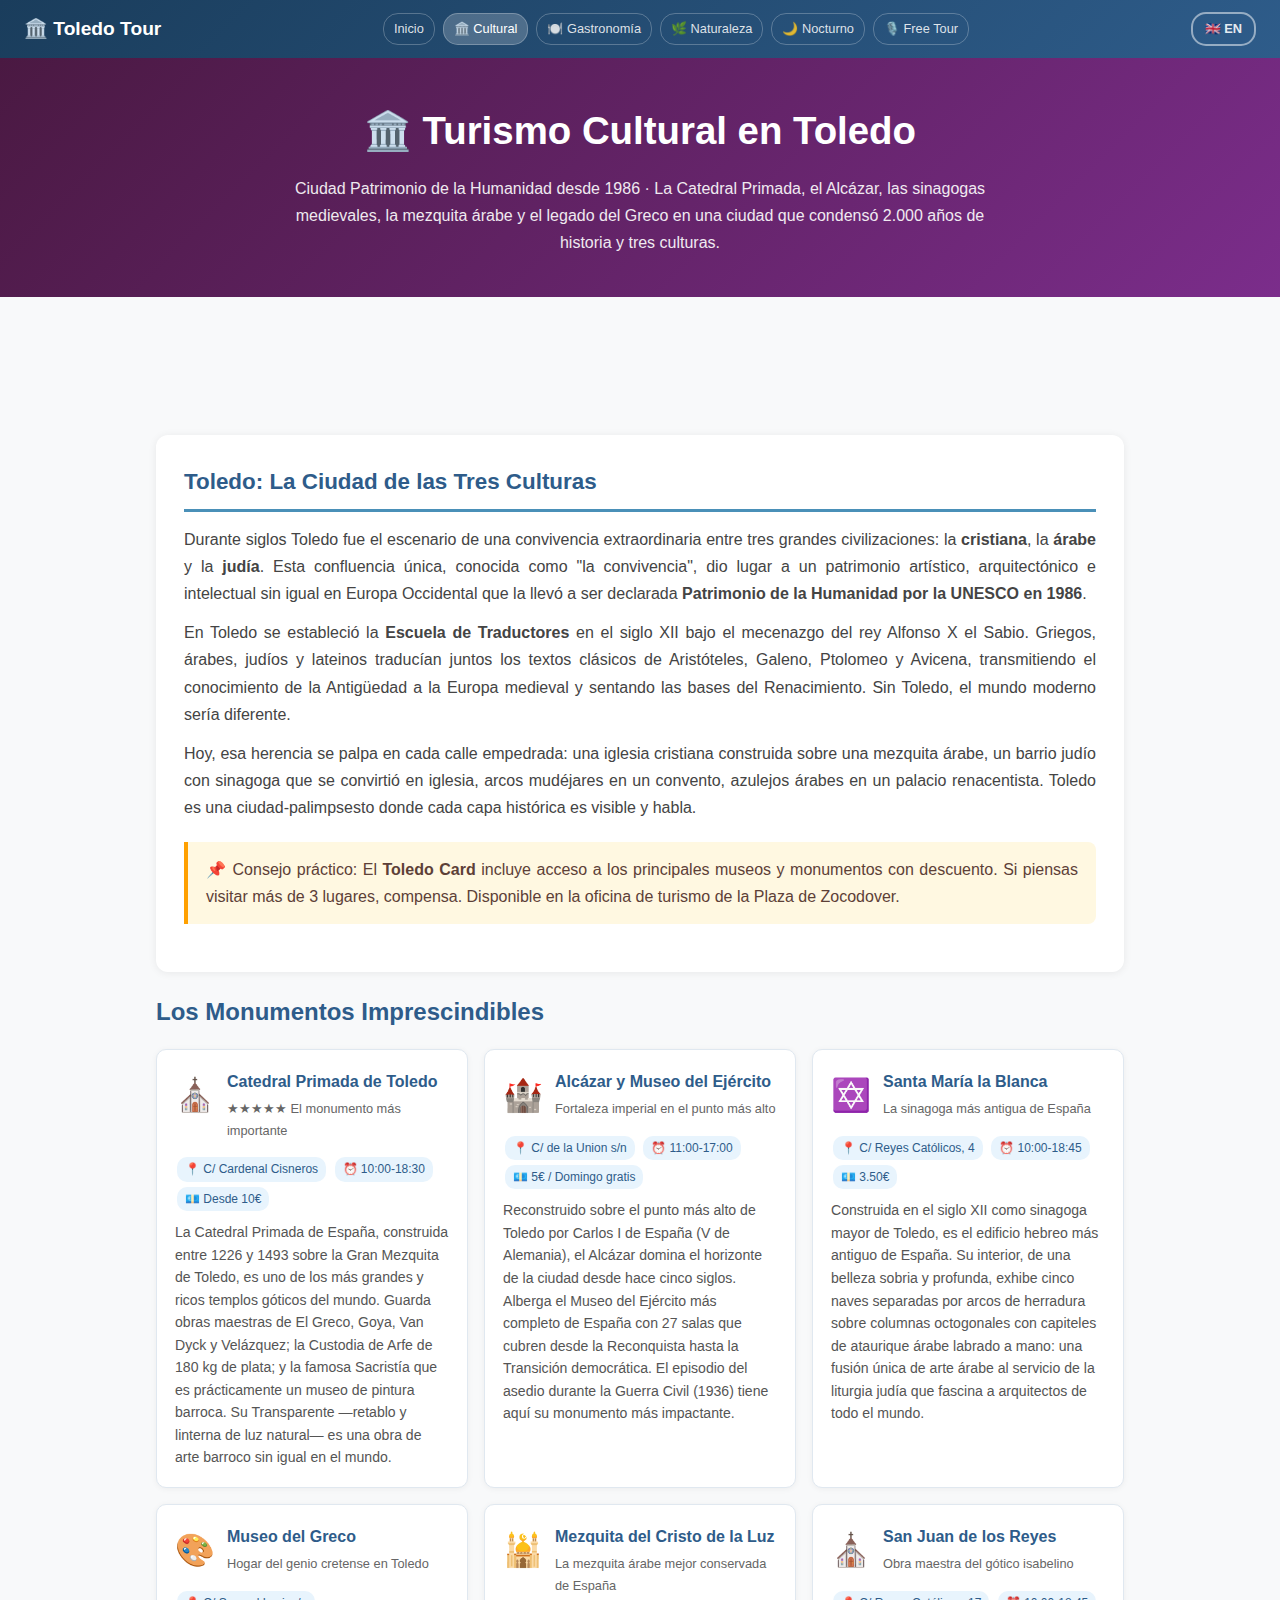
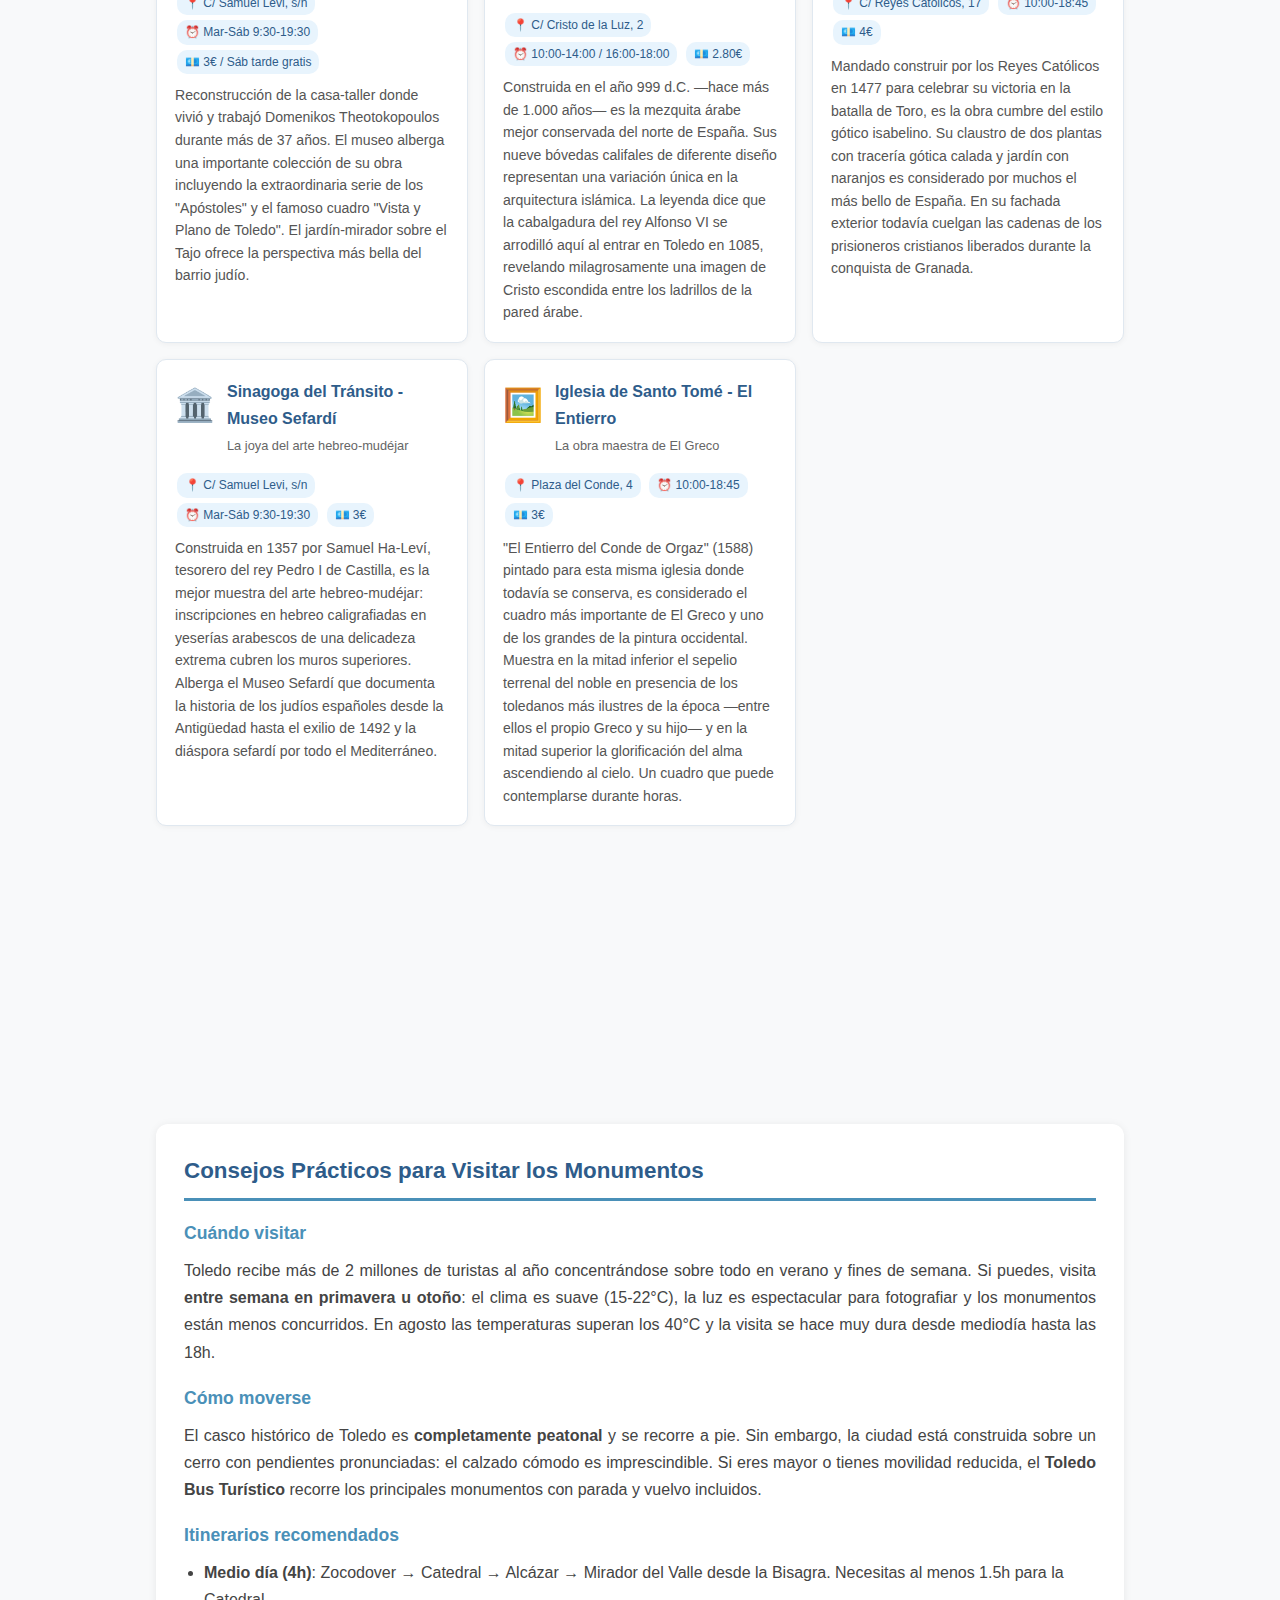
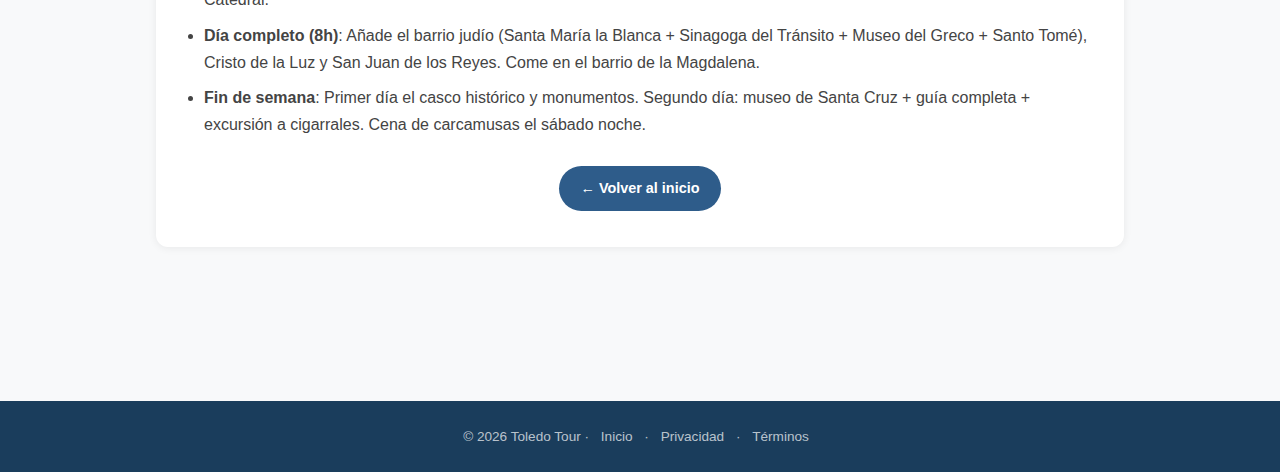
<file: web/turismo-cultural.html>
<!DOCTYPE html>
<html lang="es">
<head>
  <meta charset="UTF-8">
  <meta name="viewport" content="width=device-width, initial-scale=1.0">
  <meta name="description" content="Turismo Cultural en Toledo - Catedral Primada, Alcázar, Sinagogas medievales, Mezquita Cristo de la Luz, Museo del Greco. Guía completa de monumentos Patrimonio de la Humanidad.">
  <meta name="keywords" content="turismo cultural Toledo, Catedral Toledo, Alcázar Toledo, Museo del Greco, sinagoga Toledo, mezquita Toledo, monumentos Toledo, patrimonio humanidad Toledo">
  <meta name="robots" content="index, follow">
  <link rel="canonical" href="https://toledotour-752a0.web.app/turismo-cultural.html">
  <link rel="icon" type="image/svg+xml" href="favicon.svg"/>
  <title>Turismo Cultural en Toledo - Monumentos y Museos | Toledo Tour</title>
  <script async src="https://pagead2.googlesyndication.com/pagead/js/adsbygoogle.js?client=ca-pub-3765163856747312" crossorigin="anonymous"></script>
  <style>
    *{box-sizing:border-box;margin:0;padding:0}
    body{font-family:"Segoe UI",Tahoma,Geneva,Verdana,sans-serif;line-height:1.7;color:#333;background:#f8f9fa}
    a{color:#2E5C8A;text-decoration:none} a:hover{text-decoration:underline}
    .site-nav{background:linear-gradient(135deg,#1a3d5c,#2E5C8A);padding:12px 24px;display:flex;align-items:center;justify-content:space-between;flex-wrap:wrap;gap:10px}
    .nav-logo{color:white;font-size:1.2rem;font-weight:700}
    .nav-links{display:flex;gap:8px;flex-wrap:wrap}
    .nav-links a{color:rgba(255,255,255,0.85);font-size:0.8rem;padding:4px 10px;border-radius:15px;border:1px solid rgba(255,255,255,0.25)}
    .nav-links a:hover,.nav-links a.active{background:rgba(255,255,255,0.2);text-decoration:none;color:white}
    .page-hero{color:white;padding:40px 24px;text-align:center;background:linear-gradient(135deg,#4a1942,#7B2D8B)}
    .page-hero h1{font-size:clamp(1.6rem,3.5vw,2.4rem);font-weight:800;margin-bottom:12px}
    .page-hero p{max-width:700px;margin:0 auto;opacity:0.9;font-size:1rem}
    .container{max-width:1000px;margin:0 auto;padding:0 16px}
    .cb{background:white;border-radius:12px;padding:28px;margin:20px 0;box-shadow:0 1px 8px rgba(0,0,0,0.07)}
    .cb h2{color:#2E5C8A;font-size:1.4rem;margin-bottom:14px;border-bottom:3px solid #4A90B8;padding-bottom:8px}
    .cb h3{color:#4A90B8;font-size:1.1rem;margin:18px 0 8px}
    .cb p{color:#444;margin-bottom:12px;text-align:justify}
    .cb ul{color:#444;padding-left:20px;margin-bottom:14px} .cb ul li{margin-bottom:8px}
    .grid2{display:grid;grid-template-columns:repeat(auto-fill,minmax(280px,1fr));gap:16px;margin:16px 0}
    .item-card{border:1px solid #e0e8f0;border-radius:10px;padding:18px;background:white;box-shadow:0 1px 6px rgba(0,0,0,0.05);transition:box-shadow 0.2s}
    .item-card:hover{box-shadow:0 4px 16px rgba(46,92,138,0.1)}
    .ic-head{display:flex;gap:12px;align-items:flex-start;margin-bottom:10px}
    .ic-icon{font-size:2rem;flex-shrink:0}
    .ic-title{font-size:1rem;font-weight:700;color:#2E5C8A}
    .ic-sub{font-size:0.8rem;color:#666;margin:3px 0}
    .item-card p{font-size:0.88rem;color:#555;line-height:1.6;margin:0}
    .meta-badge{background:#e8f4fd;color:#2E5C8A;font-size:0.75rem;padding:2px 8px;border-radius:10px;margin:2px;display:inline-block}
    a.meta-badge{text-decoration:none;color:#2E5C8A}a.meta-badge:hover{background:#bee3f8;text-decoration:underline}
    .hbox{background:#fff8e1;border-left:4px solid #FFA000;padding:14px 18px;border-radius:0 8px 8px 0;margin:20px 0}
    .hbox p{margin:0;color:#5D4037;font-weight:500}
    .ad-unit{min-height:90px;margin:24px 0;overflow:hidden}
    .btn-app{display:inline-flex;align-items:center;gap:6px;background:#FF6B35;color:white;padding:10px 22px;border-radius:25px;font-weight:700;font-size:0.9rem;margin:8px 4px}
    .btn-app:hover{opacity:0.9;text-decoration:none;color:white}
    .btn-back{display:inline-flex;align-items:center;gap:6px;background:#2E5C8A;color:white;padding:10px 22px;border-radius:25px;font-weight:700;font-size:0.9rem;margin:8px 4px}
    .footer-simple{background:#1a3d5c;color:rgba(255,255,255,0.7);padding:24px;text-align:center;margin-top:40px;font-size:0.85rem}
    .footer-simple a{color:rgba(255,255,255,0.7);margin:0 8px}
    @media(max-width:600px){.site-nav{flex-direction:column}}
    .lang-btn{color:rgba(255,255,255,0.9);font-size:0.8rem;padding:4px 12px;border-radius:15px;border:2px solid rgba(255,255,255,0.5);font-weight:700;white-space:nowrap;text-decoration:none}.lang-btn:hover{background:rgba(255,255,255,0.25);text-decoration:none;color:white}
  </style>
</head>
<body>
<nav class="site-nav">
  <a href="/" class="nav-logo">🏛️ Toledo Tour</a>
  <div class="nav-links">
    <a href="/">Inicio</a>
    <a href="/turismo-cultural" class="active">🏛️ Cultural</a>
    <a href="/gastronomia">🍽️ Gastronomía</a>
    <a href="/naturaleza">🌿 Naturaleza</a>
    <a href="/vida-nocturna">🌙 Nocturno</a>
    <a href="/free-tour">🎙️ Free Tour</a>
  </div>
  <a href="/en/cultural-tourism" class="lang-btn">🇬🇧 EN</a>
</nav>

<div class="page-hero">
  <h1>🏛️ Turismo Cultural en Toledo</h1>
  <p>Ciudad Patrimonio de la Humanidad desde 1986 · La Catedral Primada, el Alcázar, las sinagogas medievales, la mezquita árabe y el legado del Greco en una ciudad que condensó 2.000 años de historia y tres culturas.</p>
</div>

<div class="container">
  <div class="ad-unit">
    <ins class="adsbygoogle" style="display:block;width:100%;min-height:90px" data-ad-client="ca-pub-3765163856747312" data-ad-slot="6789012345" data-ad-format="horizontal" data-full-width-responsive="true"></ins>
    <script>(adsbygoogle = window.adsbygoogle || []).push({});</script>
  </div>

  <div class="cb">
    <h2>Toledo: La Ciudad de las Tres Culturas</h2>
    <p>Durante siglos Toledo fue el escenario de una convivencia extraordinaria entre tres grandes civilizaciones: la <strong>cristiana</strong>, la <strong>árabe</strong> y la <strong>judía</strong>. Esta confluencia única, conocida como "la convivencia", dio lugar a un patrimonio artístico, arquitectónico e intelectual sin igual en Europa Occidental que la llevó a ser declarada <strong>Patrimonio de la Humanidad por la UNESCO en 1986</strong>.</p>
    <p>En Toledo se estableció la <strong>Escuela de Traductores</strong> en el siglo XII bajo el mecenazgo del rey Alfonso X el Sabio. Griegos, árabes, judíos y lateinos traducían juntos los textos clásicos de Aristóteles, Galeno, Ptolomeo y Avicena, transmitiendo el conocimiento de la Antigüedad a la Europa medieval y sentando las bases del Renacimiento. Sin Toledo, el mundo moderno sería diferente.</p>
    <p>Hoy, esa herencia se palpa en cada calle empedrada: una iglesia cristiana construida sobre una mezquita árabe, un barrio judío con sinagoga que se convirtió en iglesia, arcos mudéjares en un convento, azulejos árabes en un palacio renacentista. Toledo es una ciudad-palimpsesto donde cada capa histórica es visible y habla.</p>
    <div class="hbox">
      <p>📌 Consejo práctico: El <strong>Toledo Card</strong> incluye acceso a los principales museos y monumentos con descuento. Si piensas visitar más de 3 lugares, compensa. Disponible en la oficina de turismo de la Plaza de Zocodover.</p>
    </div>
  </div>

  <h2 style="color:#2E5C8A;font-size:1.5rem;margin:20px 0 12px">Los Monumentos Imprescindibles</h2>

  <div class="grid2">
    <div class="item-card">
      <div class="ic-head">
        <span class="ic-icon">⛪</span>
        <div>
          <div class="ic-title">Catedral Primada de Toledo</div>
          <div class="ic-sub">★★★★★ El monumento más importante</div>
        </div>
      </div>
      <a href="https://maps.google.com/?q=Catedral+Primada+Toledo" target="_blank" rel="noopener" class="meta-badge">📍 C/ Cardenal Cisneros</a>
      <span class="meta-badge">⏰ 10:00-18:30</span>
      <span class="meta-badge">💶 Desde 10€</span>
      <p style="margin-top:8px">La Catedral Primada de España, construida entre 1226 y 1493 sobre la Gran Mezquita de Toledo, es uno de los más grandes y ricos templos góticos del mundo. Guarda obras maestras de El Greco, Goya, Van Dyck y Velázquez; la Custodia de Arfe de 180 kg de plata; y la famosa Sacristía que es prácticamente un museo de pintura barroca. Su Transparente —retablo y linterna de luz natural— es una obra de arte barroco sin igual en el mundo.</p>
    </div>

    <div class="item-card">
      <div class="ic-head">
        <span class="ic-icon">🏰</span>
        <div>
          <div class="ic-title">Alcázar y Museo del Ejército</div>
          <div class="ic-sub">Fortaleza imperial en el punto más alto</div>
        </div>
      </div>
      <a href="https://maps.google.com/?q=Alcázar+Toledo" target="_blank" rel="noopener" class="meta-badge">📍 C/ de la Union s/n</a>
      <span class="meta-badge">⏰ 11:00-17:00</span>
      <span class="meta-badge">💶 5€ / Domingo gratis</span>
      <p style="margin-top:8px">Reconstruido sobre el punto más alto de Toledo por Carlos I de España (V de Alemania), el Alcázar domina el horizonte de la ciudad desde hace cinco siglos. Alberga el Museo del Ejército más completo de España con 27 salas que cubren desde la Reconquista hasta la Transición democrática. El episodio del asedio durante la Guerra Civil (1936) tiene aquí su monumento más impactante.</p>
    </div>

    <div class="item-card">
      <div class="ic-head">
        <span class="ic-icon">✡️</span>
        <div>
          <div class="ic-title">Santa María la Blanca</div>
          <div class="ic-sub">La sinagoga más antigua de España</div>
        </div>
      </div>
      <a href="https://maps.google.com/?q=Santa+María+la+Blanca+Toledo" target="_blank" rel="noopener" class="meta-badge">📍 C/ Reyes Católicos, 4</a>
      <span class="meta-badge">⏰ 10:00-18:45</span>
      <span class="meta-badge">💶 3.50€</span>
      <p style="margin-top:8px">Construida en el siglo XII como sinagoga mayor de Toledo, es el edificio hebreo más antiguo de España. Su interior, de una belleza sobria y profunda, exhibe cinco naves separadas por arcos de herradura sobre columnas octogonales con capiteles de ataurique árabe labrado a mano: una fusión única de arte árabe al servicio de la liturgia judía que fascina a arquitectos de todo el mundo.</p>
    </div>

    <div class="item-card">
      <div class="ic-head">
        <span class="ic-icon">🎨</span>
        <div>
          <div class="ic-title">Museo del Greco</div>
          <div class="ic-sub">Hogar del genio cretense en Toledo</div>
        </div>
      </div>
      <a href="https://maps.google.com/?q=Museo+del+Greco+Toledo" target="_blank" rel="noopener" class="meta-badge">📍 C/ Samuel Levi, s/n</a>
      <span class="meta-badge">⏰ Mar-Sáb 9:30-19:30</span>
      <span class="meta-badge">💶 3€ / Sáb tarde gratis</span>
      <p style="margin-top:8px">Reconstrucción de la casa-taller donde vivió y trabajó Domenikos Theotokopoulos durante más de 37 años. El museo alberga una importante colección de su obra incluyendo la extraordinaria serie de los "Apóstoles" y el famoso cuadro "Vista y Plano de Toledo". El jardín-mirador sobre el Tajo ofrece la perspectiva más bella del barrio judío.</p>
    </div>

    <div class="item-card">
      <div class="ic-head">
        <span class="ic-icon">🕌</span>
        <div>
          <div class="ic-title">Mezquita del Cristo de la Luz</div>
          <div class="ic-sub">La mezquita árabe mejor conservada de España</div>
        </div>
      </div>
      <a href="https://maps.google.com/?q=Mezquita+Cristo+de+la+Luz+Toledo" target="_blank" rel="noopener" class="meta-badge">📍 C/ Cristo de la Luz, 2</a>
      <span class="meta-badge">⏰ 10:00-14:00 / 16:00-18:00</span>
      <span class="meta-badge">💶 2.80€</span>
      <p style="margin-top:8px">Construida en el año 999 d.C. —hace más de 1.000 años— es la mezquita árabe mejor conservada del norte de España. Sus nueve bóvedas califales de diferente diseño representan una variación única en la arquitectura islámica. La leyenda dice que la cabalgadura del rey Alfonso VI se arrodilló aquí al entrar en Toledo en 1085, revelando milagrosamente una imagen de Cristo escondida entre los ladrillos de la pared árabe.</p>
    </div>

    <div class="item-card">
      <div class="ic-head">
        <span class="ic-icon">⛪</span>
        <div>
          <div class="ic-title">San Juan de los Reyes</div>
          <div class="ic-sub">Obra maestra del gótico isabelino</div>
        </div>
      </div>
      <a href="https://maps.google.com/?q=San+Juan+de+los+Reyes+Toledo" target="_blank" rel="noopener" class="meta-badge">📍 C/ Reyes Católicos, 17</a>
      <span class="meta-badge">⏰ 10:00-18:45</span>
      <span class="meta-badge">💶 4€</span>
      <p style="margin-top:8px">Mandado construir por los Reyes Católicos en 1477 para celebrar su victoria en la batalla de Toro, es la obra cumbre del estilo gótico isabelino. Su claustro de dos plantas con tracería gótica calada y jardín con naranjos es considerado por muchos el más bello de España. En su fachada exterior todavía cuelgan las cadenas de los prisioneros cristianos liberados durante la conquista de Granada.</p>
    </div>

    <div class="item-card">
      <div class="ic-head">
        <span class="ic-icon">🏛️</span>
        <div>
          <div class="ic-title">Sinagoga del Tránsito - Museo Sefardí</div>
          <div class="ic-sub">La joya del arte hebreo-mudéjar</div>
        </div>
      </div>
      <a href="https://maps.google.com/?q=Sinagoga+del+Tránsito+Toledo" target="_blank" rel="noopener" class="meta-badge">📍 C/ Samuel Levi, s/n</a>
      <span class="meta-badge">⏰ Mar-Sáb 9:30-19:30</span>
      <span class="meta-badge">💶 3€</span>
      <p style="margin-top:8px">Construida en 1357 por Samuel Ha-Leví, tesorero del rey Pedro I de Castilla, es la mejor muestra del arte hebreo-mudéjar: inscripciones en hebreo caligrafiadas en yeserías arabescos de una delicadeza extrema cubren los muros superiores. Alberga el Museo Sefardí que documenta la historia de los judíos españoles desde la Antigüedad hasta el exilio de 1492 y la diáspora sefardí por todo el Mediterráneo.</p>
    </div>

    <div class="item-card">
      <div class="ic-head">
        <span class="ic-icon">🖼️</span>
        <div>
          <div class="ic-title">Iglesia de Santo Tomé - El Entierro</div>
          <div class="ic-sub">La obra maestra de El Greco</div>
        </div>
      </div>
      <a href="https://maps.google.com/?q=Iglesia+Santo+Tomé+Toledo" target="_blank" rel="noopener" class="meta-badge">📍 Plaza del Conde, 4</a>
      <span class="meta-badge">⏰ 10:00-18:45</span>
      <span class="meta-badge">💶 3€</span>
      <p style="margin-top:8px">"El Entierro del Conde de Orgaz" (1588) pintado para esta misma iglesia donde todavía se conserva, es considerado el cuadro más importante de El Greco y uno de los grandes de la pintura occidental. Muestra en la mitad inferior el sepelio terrenal del noble en presencia de los toledanos más ilustres de la época —entre ellos el propio Greco y su hijo— y en la mitad superior la glorificación del alma ascendiendo al cielo. Un cuadro que puede contemplarse durante horas.</p>
    </div>
  </div>

  <div class="ad-unit">
    <ins class="adsbygoogle" style="display:block;width:100%;min-height:250px" data-ad-client="ca-pub-3765163856747312" data-ad-slot="1234567890" data-ad-format="rectangle" data-full-width-responsive="true"></ins>
    <script>(adsbygoogle = window.adsbygoogle || []).push({});</script>
  </div>

  <div class="cb">
    <h2>Consejos Prácticos para Visitar los Monumentos</h2>
    <h3>Cuándo visitar</h3>
    <p>Toledo recibe más de 2 millones de turistas al año concentrándose sobre todo en verano y fines de semana. Si puedes, visita <strong>entre semana en primavera u otoño</strong>: el clima es suave (15-22°C), la luz es espectacular para fotografiar y los monumentos están menos concurridos. En agosto las temperaturas superan los 40°C y la visita se hace muy dura desde mediodía hasta las 18h.</p>

    <h3>Cómo moverse</h3>
    <p>El casco histórico de Toledo es <strong>completamente peatonal</strong> y se recorre a pie. Sin embargo, la ciudad está construida sobre un cerro con pendientes pronunciadas: el calzado cómodo es imprescindible. Si eres mayor o tienes movilidad reducida, el <strong>Toledo Bus Turístico</strong> recorre los principales monumentos con parada y vuelvo incluidos.</p>

    <h3>Itinerarios recomendados</h3>
    <ul>
      <li><strong>Medio día (4h)</strong>: Zocodover → Catedral → Alcázar → Mirador del Valle desde la Bisagra. Necesitas al menos 1.5h para la Catedral.</li>
      <li><strong>Día completo (8h)</strong>: Añade el barrio judío (Santa María la Blanca + Sinagoga del Tránsito + Museo del Greco + Santo Tomé), Cristo de la Luz y San Juan de los Reyes. Come en el barrio de la Magdalena.</li>
      <li><strong>Fin de semana</strong>: Primer día el casco histórico y monumentos. Segundo día: museo de Santa Cruz + guía completa + excursión a cigarrales. Cena de carcamusas el sábado noche.</li>
    </ul>

    <div style="text-align:center;margin-top:20px">
      <a href="/" class="btn-back">← Volver al inicio</a>
    </div>
  </div>

  <div class="ad-unit">
    <ins class="adsbygoogle" style="display:block;width:100%;min-height:90px" data-ad-client="ca-pub-3765163856747312" data-ad-slot="9876543210" data-ad-format="horizontal" data-full-width-responsive="true"></ins>
    <script>(adsbygoogle = window.adsbygoogle || []).push({});</script>
  </div>
</div>

<footer class="footer-simple">
  <p>© 2026 Toledo Tour · <a href="/">Inicio</a> · <a href="/privacy-policy">Privacidad</a> · <a href="/terms-of-service">Términos</a></p>
</footer>
</body>
</html>
</file>
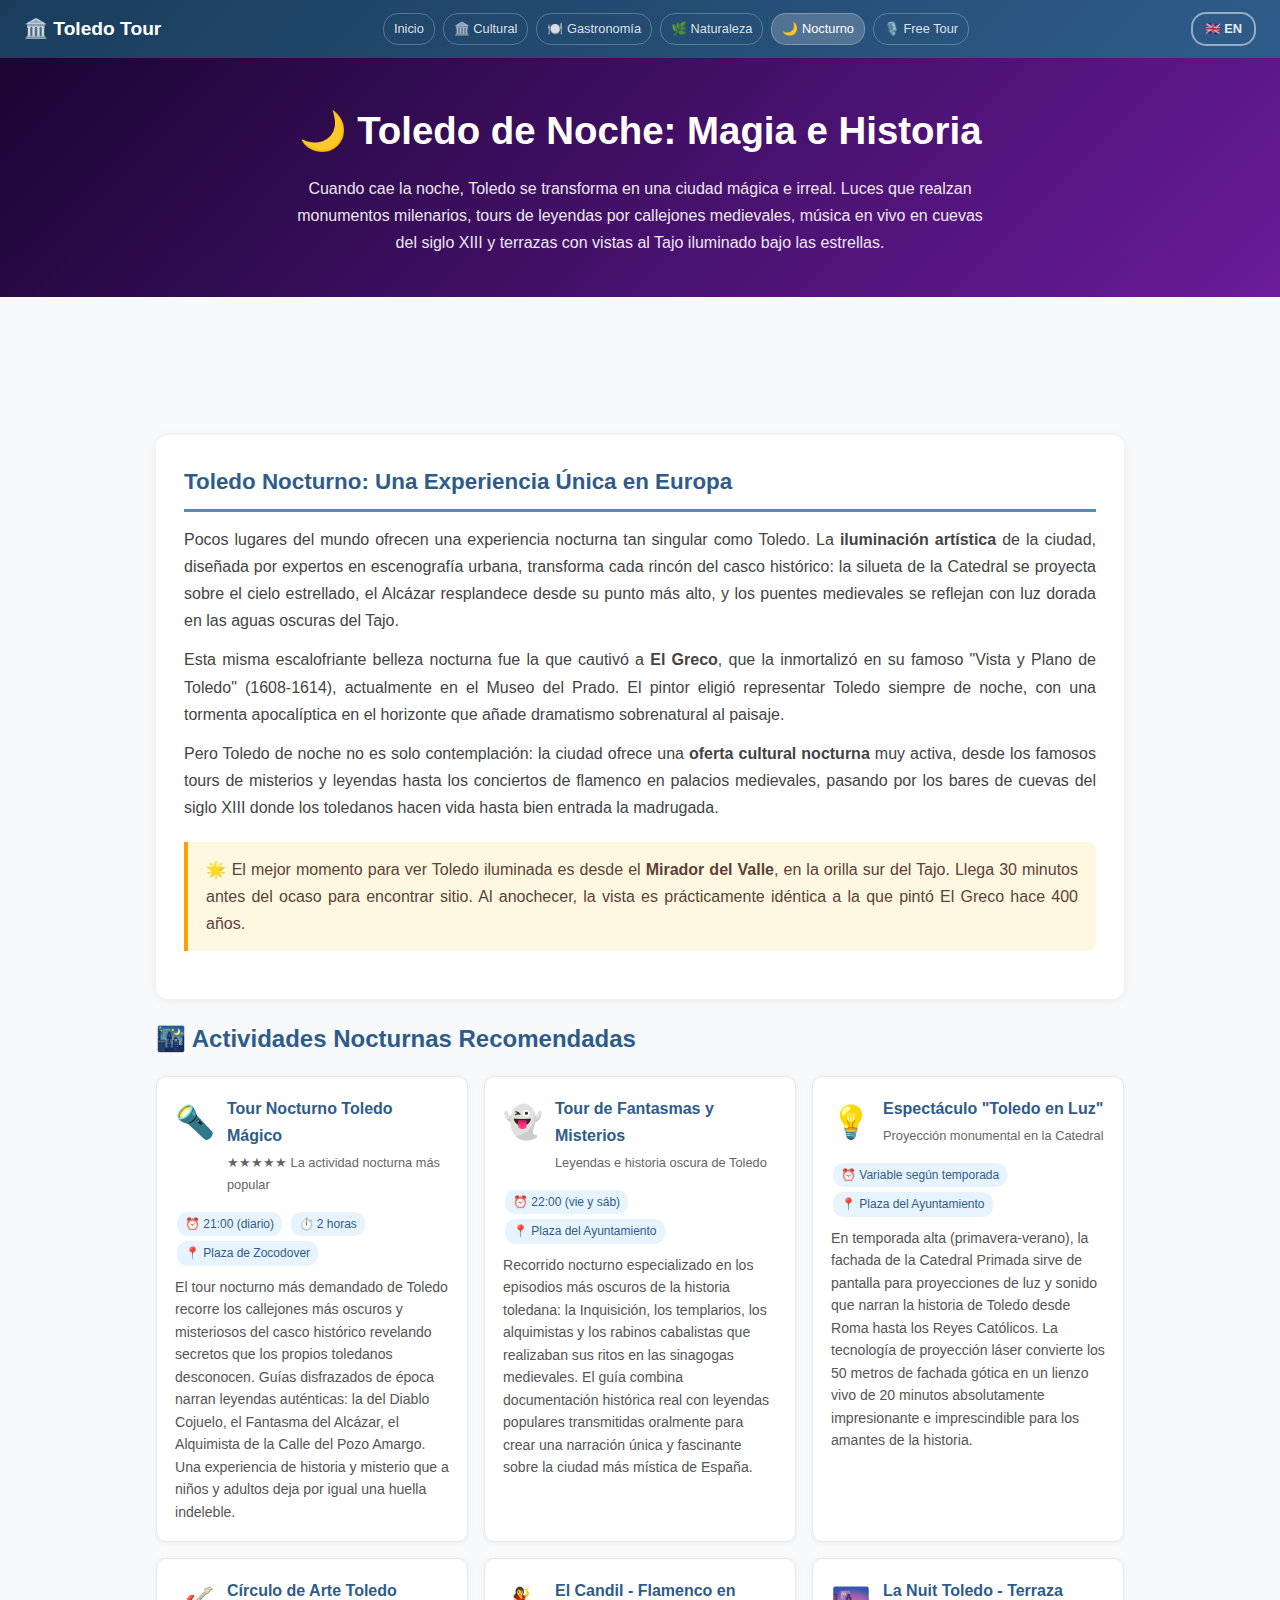
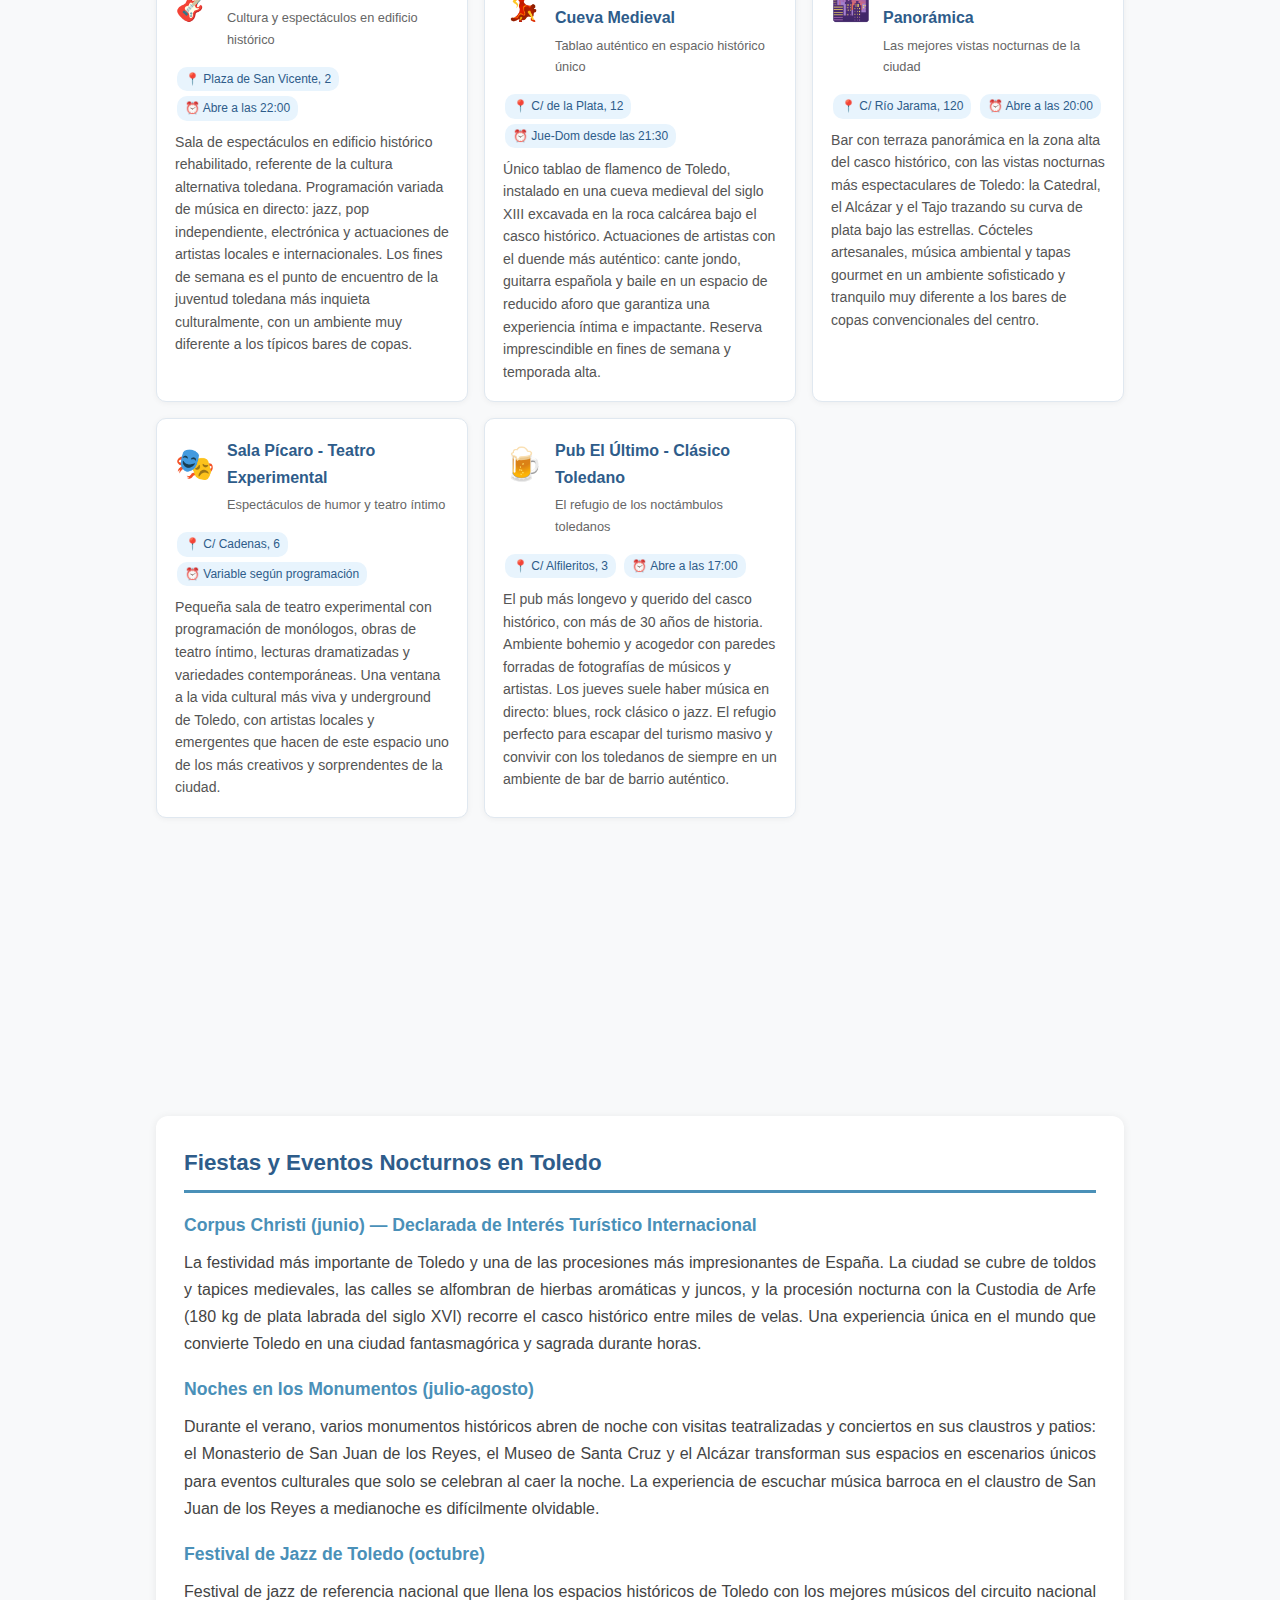
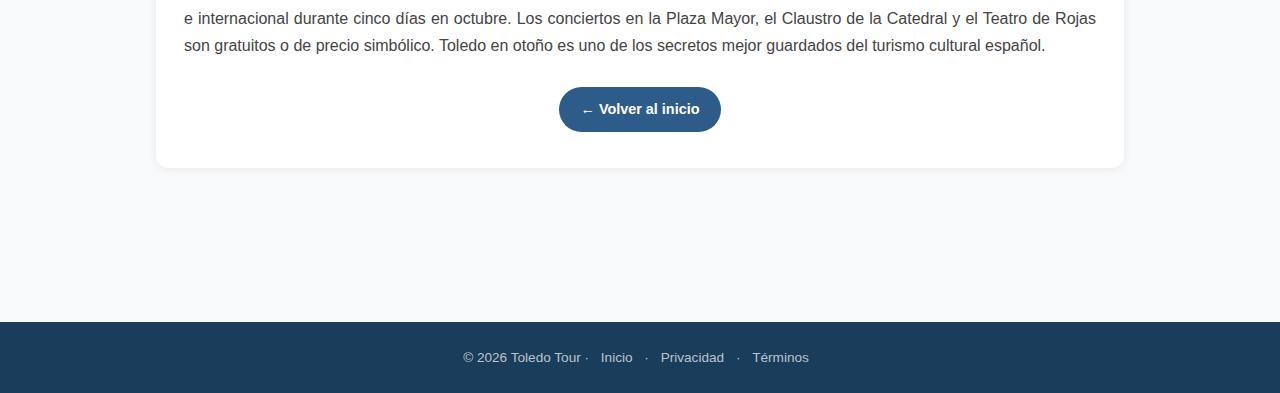
<file: web/vida-nocturna.html>
<!DOCTYPE html>
<html lang="es">
<head>
  <meta charset="UTF-8">
  <meta name="viewport" content="width=device-width, initial-scale=1.0">
  <meta name="description" content="Vida nocturna en Toledo - Tours nocturnos de leyendas, espectáculos de luz, flamenco en vivo, terrazas panorámicas y bares en cuevas medievales. Guía completa del ocio nocturno.">
  <meta name="keywords" content="vida nocturna Toledo, tours nocturnos Toledo, leyendas Toledo, bares Toledo noche, flamenco Toledo, terrazas Toledo, espectáculos Toledo, ocio Toledo">
  <meta name="robots" content="index, follow">
  <link rel="canonical" href="https://toledotour-752a0.web.app/vida-nocturna.html">
  <link rel="icon" type="image/svg+xml" href="favicon.svg"/>
  <title>Vida Nocturna en Toledo - Ocio, Espectáculos y Bares | Toledo Tour</title>
  <script async src="https://pagead2.googlesyndication.com/pagead/js/adsbygoogle.js?client=ca-pub-3765163856747312" crossorigin="anonymous"></script>
  <style>
    *{box-sizing:border-box;margin:0;padding:0}
    body{font-family:"Segoe UI",Tahoma,Geneva,Verdana,sans-serif;line-height:1.7;color:#333;background:#f8f9fa}
    a{color:#2E5C8A;text-decoration:none} a:hover{text-decoration:underline}
    .site-nav{background:linear-gradient(135deg,#1a3d5c,#2E5C8A);padding:12px 24px;display:flex;align-items:center;justify-content:space-between;flex-wrap:wrap;gap:10px}
    .nav-logo{color:white;font-size:1.2rem;font-weight:700}
    .nav-links{display:flex;gap:8px;flex-wrap:wrap}
    .nav-links a{color:rgba(255,255,255,0.85);font-size:0.8rem;padding:4px 10px;border-radius:15px;border:1px solid rgba(255,255,255,0.25)}
    .nav-links a:hover,.nav-links a.active{background:rgba(255,255,255,0.2);text-decoration:none;color:white}
    .page-hero{color:white;padding:40px 24px;text-align:center;background:linear-gradient(135deg,#1a0533,#6A1B9A)}
    .page-hero h1{font-size:clamp(1.6rem,3.5vw,2.4rem);font-weight:800;margin-bottom:12px}
    .page-hero p{max-width:700px;margin:0 auto;opacity:0.9;font-size:1rem}
    .container{max-width:1000px;margin:0 auto;padding:0 16px}
    .cb{background:white;border-radius:12px;padding:28px;margin:20px 0;box-shadow:0 1px 8px rgba(0,0,0,0.07)}
    .cb h2{color:#2E5C8A;font-size:1.4rem;margin-bottom:14px;border-bottom:3px solid #4A90B8;padding-bottom:8px}
    .cb h3{color:#4A90B8;font-size:1.1rem;margin:18px 0 8px}
    .cb p{color:#444;margin-bottom:12px;text-align:justify}
    .cb ul{color:#444;padding-left:20px;margin-bottom:14px} .cb ul li{margin-bottom:8px}
    .grid2{display:grid;grid-template-columns:repeat(auto-fill,minmax(280px,1fr));gap:16px;margin:16px 0}
    .item-card{border:1px solid #e0e8f0;border-radius:10px;padding:18px;background:white;box-shadow:0 1px 6px rgba(0,0,0,0.05);transition:box-shadow 0.2s}
    .item-card:hover{box-shadow:0 4px 16px rgba(46,92,138,0.1)}
    .ic-head{display:flex;gap:12px;align-items:flex-start;margin-bottom:10px}
    .ic-icon{font-size:2rem;flex-shrink:0}
    .ic-title{font-size:1rem;font-weight:700;color:#2E5C8A}
    .ic-sub{font-size:0.8rem;color:#666;margin:3px 0}
    .item-card p{font-size:0.88rem;color:#555;line-height:1.6;margin:0}
    .meta-badge{background:#e8f4fd;color:#2E5C8A;font-size:0.75rem;padding:2px 8px;border-radius:10px;margin:2px;display:inline-block}
    a.meta-badge{text-decoration:none;color:#2E5C8A}a.meta-badge:hover{background:#bee3f8;text-decoration:underline}
    .hbox{background:#fff8e1;border-left:4px solid #FFA000;padding:14px 18px;border-radius:0 8px 8px 0;margin:20px 0}
    .hbox p{margin:0;color:#5D4037;font-weight:500}
    .ad-unit{min-height:90px;margin:24px 0;overflow:hidden}
    .btn-app{display:inline-flex;align-items:center;gap:6px;background:#FF6B35;color:white;padding:10px 22px;border-radius:25px;font-weight:700;font-size:0.9rem;margin:8px 4px}
    .btn-app:hover{opacity:0.9;text-decoration:none;color:white}
    .btn-back{display:inline-flex;align-items:center;gap:6px;background:#2E5C8A;color:white;padding:10px 22px;border-radius:25px;font-weight:700;font-size:0.9rem;margin:8px 4px}
    .footer-simple{background:#1a3d5c;color:rgba(255,255,255,0.7);padding:24px;text-align:center;margin-top:40px;font-size:0.85rem}
    .footer-simple a{color:rgba(255,255,255,0.7);margin:0 8px}
    @media(max-width:600px){.site-nav{flex-direction:column}}
    .lang-btn{color:rgba(255,255,255,0.9);font-size:0.8rem;padding:4px 12px;border-radius:15px;border:2px solid rgba(255,255,255,0.5);font-weight:700;white-space:nowrap;text-decoration:none}.lang-btn:hover{background:rgba(255,255,255,0.25);text-decoration:none;color:white}
  </style>
</head>
<body>
<nav class="site-nav">
  <a href="index.html" class="nav-logo">🏛️ Toledo Tour</a>
  <div class="nav-links">
    <a href="index.html">Inicio</a>
    <a href="turismo-cultural.html">🏛️ Cultural</a>
    <a href="gastronomia.html">🍽️ Gastronomía</a>
    <a href="naturaleza.html">🌿 Naturaleza</a>
    <a href="vida-nocturna.html" class="active">🌙 Nocturno</a>
    <a href="free-tour.html">🎙️ Free Tour</a>
  </div>
  <a href="en/nightlife.html" class="lang-btn">🇬🇧 EN</a>
</nav>

<div class="page-hero">
  <h1>🌙 Toledo de Noche: Magia e Historia</h1>
  <p>Cuando cae la noche, Toledo se transforma en una ciudad mágica e irreal. Luces que realzan monumentos milenarios, tours de leyendas por callejones medievales, música en vivo en cuevas del siglo XIII y terrazas con vistas al Tajo iluminado bajo las estrellas.</p>
</div>

<div class="container">
  <div class="ad-unit">
    <ins class="adsbygoogle" style="display:block;width:100%;min-height:90px" data-ad-client="ca-pub-3765163856747312" data-ad-slot="6789012345" data-ad-format="horizontal" data-full-width-responsive="true"></ins>
    <script>(adsbygoogle = window.adsbygoogle || []).push({});</script>
  </div>

  <div class="cb">
    <h2>Toledo Nocturno: Una Experiencia Única en Europa</h2>
    <p>Pocos lugares del mundo ofrecen una experiencia nocturna tan singular como Toledo. La <strong>iluminación artística</strong> de la ciudad, diseñada por expertos en escenografía urbana, transforma cada rincón del casco histórico: la silueta de la Catedral se proyecta sobre el cielo estrellado, el Alcázar resplandece desde su punto más alto, y los puentes medievales se reflejan con luz dorada en las aguas oscuras del Tajo.</p>
    <p>Esta misma escalofriante belleza nocturna fue la que cautivó a <strong>El Greco</strong>, que la inmortalizó en su famoso "Vista y Plano de Toledo" (1608-1614), actualmente en el Museo del Prado. El pintor eligió representar Toledo siempre de noche, con una tormenta apocalíptica en el horizonte que añade dramatismo sobrenatural al paisaje.</p>
    <p>Pero Toledo de noche no es solo contemplación: la ciudad ofrece una <strong>oferta cultural nocturna</strong> muy activa, desde los famosos tours de misterios y leyendas hasta los conciertos de flamenco en palacios medievales, pasando por los bares de cuevas del siglo XIII donde los toledanos hacen vida hasta bien entrada la madrugada.</p>

    <div class="hbox">
      <p>🌟 El mejor momento para ver Toledo iluminada es desde el <strong>Mirador del Valle</strong>, en la orilla sur del Tajo. Llega 30 minutos antes del ocaso para encontrar sitio. Al anochecer, la vista es prácticamente idéntica a la que pintó El Greco hace 400 años.</p>
    </div>
  </div>

  <h2 style="color:#2E5C8A;font-size:1.5rem;margin:20px 0 12px">🌃 Actividades Nocturnas Recomendadas</h2>

  <div class="grid2">
    <div class="item-card">
      <div class="ic-head">
        <span class="ic-icon">🔦</span>
        <div>
          <div class="ic-title">Tour Nocturno Toledo Mágico</div>
          <div class="ic-sub">★★★★★ La actividad nocturna más popular</div>
        </div>
      </div>
      <span class="meta-badge">⏰ 21:00 (diario)</span>
      <span class="meta-badge">⏱️ 2 horas</span>
      <a href="https://maps.google.com/?q=Plaza+de+Zocodover+Toledo" target="_blank" rel="noopener" class="meta-badge">📍 Plaza de Zocodover</a>
      <p style="margin-top:8px">El tour nocturno más demandado de Toledo recorre los callejones más oscuros y misteriosos del casco histórico revelando secretos que los propios toledanos desconocen. Guías disfrazados de época narran leyendas auténticas: la del Diablo Cojuelo, el Fantasma del Alcázar, el Alquimista de la Calle del Pozo Amargo. Una experiencia de historia y misterio que a niños y adultos deja por igual una huella indeleble.</p>
    </div>
    <div class="item-card">
      <div class="ic-head">
        <span class="ic-icon">👻</span>
        <div>
          <div class="ic-title">Tour de Fantasmas y Misterios</div>
          <div class="ic-sub">Leyendas e historia oscura de Toledo</div>
        </div>
      </div>
      <span class="meta-badge">⏰ 22:00 (vie y sáb)</span>
      <a href="https://maps.google.com/?q=Plaza+del+Ayuntamiento+Toledo" target="_blank" rel="noopener" class="meta-badge">📍 Plaza del Ayuntamiento</a>
      <p style="margin-top:8px">Recorrido nocturno especializado en los episodios más oscuros de la historia toledana: la Inquisición, los templarios, los alquimistas y los rabinos cabalistas que realizaban sus ritos en las sinagogas medievales. El guía combina documentación histórica real con leyendas populares transmitidas oralmente para crear una narración única y fascinante sobre la ciudad más mística de España.</p>
    </div>
    <div class="item-card">
      <div class="ic-head">
        <span class="ic-icon">💡</span>
        <div>
          <div class="ic-title">Espectáculo "Toledo en Luz"</div>
          <div class="ic-sub">Proyección monumental en la Catedral</div>
        </div>
      </div>
      <span class="meta-badge">⏰ Variable según temporada</span>
      <a href="https://maps.google.com/?q=Plaza+del+Ayuntamiento+Toledo" target="_blank" rel="noopener" class="meta-badge">📍 Plaza del Ayuntamiento</a>
      <p style="margin-top:8px">En temporada alta (primavera-verano), la fachada de la Catedral Primada sirve de pantalla para proyecciones de luz y sonido que narran la historia de Toledo desde Roma hasta los Reyes Católicos. La tecnología de proyección láser convierte los 50 metros de fachada gótica en un lienzo vivo de 20 minutos absolutamente impresionante e imprescindible para los amantes de la historia.</p>
    </div>
    <div class="item-card">
      <div class="ic-head">
        <span class="ic-icon">🎸</span>
        <div>
          <div class="ic-title">Círculo de Arte Toledo</div>
          <div class="ic-sub">Cultura y espectáculos en edificio histórico</div>
        </div>
      </div>
      <a href="https://maps.google.com/?q=Plaza+de+San+Vicente+2+Toledo" target="_blank" rel="noopener" class="meta-badge">📍 Plaza de San Vicente, 2</a>
      <span class="meta-badge">⏰ Abre a las 22:00</span>
      <p style="margin-top:8px">Sala de espectáculos en edificio histórico rehabilitado, referente de la cultura alternativa toledana. Programación variada de música en directo: jazz, pop independiente, electrónica y actuaciones de artistas locales e internacionales. Los fines de semana es el punto de encuentro de la juventud toledana más inquieta culturalmente, con un ambiente muy diferente a los típicos bares de copas.</p>
    </div>
    <div class="item-card">
      <div class="ic-head">
        <span class="ic-icon">💃</span>
        <div>
          <div class="ic-title">El Candil - Flamenco en Cueva Medieval</div>
          <div class="ic-sub">Tablao auténtico en espacio histórico único</div>
        </div>
      </div>
      <a href="https://maps.google.com/?q=C+de+la+Plata+12+Toledo" target="_blank" rel="noopener" class="meta-badge">📍 C/ de la Plata, 12</a>
      <span class="meta-badge">⏰ Jue-Dom desde las 21:30</span>
      <p style="margin-top:8px">Único tablao de flamenco de Toledo, instalado en una cueva medieval del siglo XIII excavada en la roca calcárea bajo el casco histórico. Actuaciones de artistas con el duende más auténtico: cante jondo, guitarra española y baile en un espacio de reducido aforo que garantiza una experiencia íntima e impactante. Reserva imprescindible en fines de semana y temporada alta.</p>
    </div>
    <div class="item-card">
      <div class="ic-head">
        <span class="ic-icon">🌆</span>
        <div>
          <div class="ic-title">La Nuit Toledo - Terraza Panorámica</div>
          <div class="ic-sub">Las mejores vistas nocturnas de la ciudad</div>
        </div>
      </div>
      <a href="https://maps.google.com/?q=C+Río+Jarama+120+Toledo" target="_blank" rel="noopener" class="meta-badge">📍 C/ Río Jarama, 120</a>
      <span class="meta-badge">⏰ Abre a las 20:00</span>
      <p style="margin-top:8px">Bar con terraza panorámica en la zona alta del casco histórico, con las vistas nocturnas más espectaculares de Toledo: la Catedral, el Alcázar y el Tajo trazando su curva de plata bajo las estrellas. Cócteles artesanales, música ambiental y tapas gourmet en un ambiente sofisticado y tranquilo muy diferente a los bares de copas convencionales del centro.</p>
    </div>
    <div class="item-card">
      <div class="ic-head">
        <span class="ic-icon">🎭</span>
        <div>
          <div class="ic-title">Sala Pícaro - Teatro Experimental</div>
          <div class="ic-sub">Espectáculos de humor y teatro íntimo</div>
        </div>
      </div>
      <a href="https://maps.google.com/?q=C+Cadenas+6+Toledo" target="_blank" rel="noopener" class="meta-badge">📍 C/ Cadenas, 6</a>
      <span class="meta-badge">⏰ Variable según programación</span>
      <p style="margin-top:8px">Pequeña sala de teatro experimental con programación de monólogos, obras de teatro íntimo, lecturas dramatizadas y variedades contemporáneas. Una ventana a la vida cultural más viva y underground de Toledo, con artistas locales y emergentes que hacen de este espacio uno de los más creativos y sorprendentes de la ciudad.</p>
    </div>
    <div class="item-card">
      <div class="ic-head">
        <span class="ic-icon">🍺</span>
        <div>
          <div class="ic-title">Pub El Último - Clásico Toledano</div>
          <div class="ic-sub">El refugio de los noctámbulos toledanos</div>
        </div>
      </div>
      <a href="https://maps.google.com/?q=C+Alfileritos+3+Toledo" target="_blank" rel="noopener" class="meta-badge">📍 C/ Alfileritos, 3</a>
      <span class="meta-badge">⏰ Abre a las 17:00</span>
      <p style="margin-top:8px">El pub más longevo y querido del casco histórico, con más de 30 años de historia. Ambiente bohemio y acogedor con paredes forradas de fotografías de músicos y artistas. Los jueves suele haber música en directo: blues, rock clásico o jazz. El refugio perfecto para escapar del turismo masivo y convivir con los toledanos de siempre en un ambiente de bar de barrio auténtico.</p>
    </div>
  </div>

  <div class="ad-unit">
    <ins class="adsbygoogle" style="display:block;width:100%;min-height:250px" data-ad-client="ca-pub-3765163856747312" data-ad-slot="1234567890" data-ad-format="rectangle" data-full-width-responsive="true"></ins>
    <script>(adsbygoogle = window.adsbygoogle || []).push({});</script>
  </div>

  <div class="cb">
    <h2>Fiestas y Eventos Nocturnos en Toledo</h2>
    <h3>Corpus Christi (junio) — Declarada de Interés Turístico Internacional</h3>
    <p>La festividad más importante de Toledo y una de las procesiones más impresionantes de España. La ciudad se cubre de toldos y tapices medievales, las calles se alfombran de hierbas aromáticas y juncos, y la procesión nocturna con la Custodia de Arfe (180 kg de plata labrada del siglo XVI) recorre el casco histórico entre miles de velas. Una experiencia única en el mundo que convierte Toledo en una ciudad fantasmagórica y sagrada durante horas.</p>

    <h3>Noches en los Monumentos (julio-agosto)</h3>
    <p>Durante el verano, varios monumentos históricos abren de noche con visitas teatralizadas y conciertos en sus claustros y patios: el Monasterio de San Juan de los Reyes, el Museo de Santa Cruz y el Alcázar transforman sus espacios en escenarios únicos para eventos culturales que solo se celebran al caer la noche. La experiencia de escuchar música barroca en el claustro de San Juan de los Reyes a medianoche es difícilmente olvidable.</p>

    <h3>Festival de Jazz de Toledo (octubre)</h3>
    <p>Festival de jazz de referencia nacional que llena los espacios históricos de Toledo con los mejores músicos del circuito nacional e internacional durante cinco días en octubre. Los conciertos en la Plaza Mayor, el Claustro de la Catedral y el Teatro de Rojas son gratuitos o de precio simbólico. Toledo en otoño es uno de los secretos mejor guardados del turismo cultural español.</p>

    <div style="text-align:center;margin-top:20px">
      <a href="index.html" class="btn-back">← Volver al inicio</a>
    </div>
  </div>

  <div class="ad-unit">
    <ins class="adsbygoogle" style="display:block;width:100%;min-height:90px" data-ad-client="ca-pub-3765163856747312" data-ad-slot="9876543210" data-ad-format="horizontal" data-full-width-responsive="true"></ins>
    <script>(adsbygoogle = window.adsbygoogle || []).push({});</script>
  </div>
</div>

<footer class="footer-simple">
  <p>© 2026 Toledo Tour · <a href="index.html">Inicio</a> · <a href="privacy-policy.html">Privacidad</a> · <a href="terms-of-service.html">Términos</a></p>
</footer>
</body>
</html>
</file>
